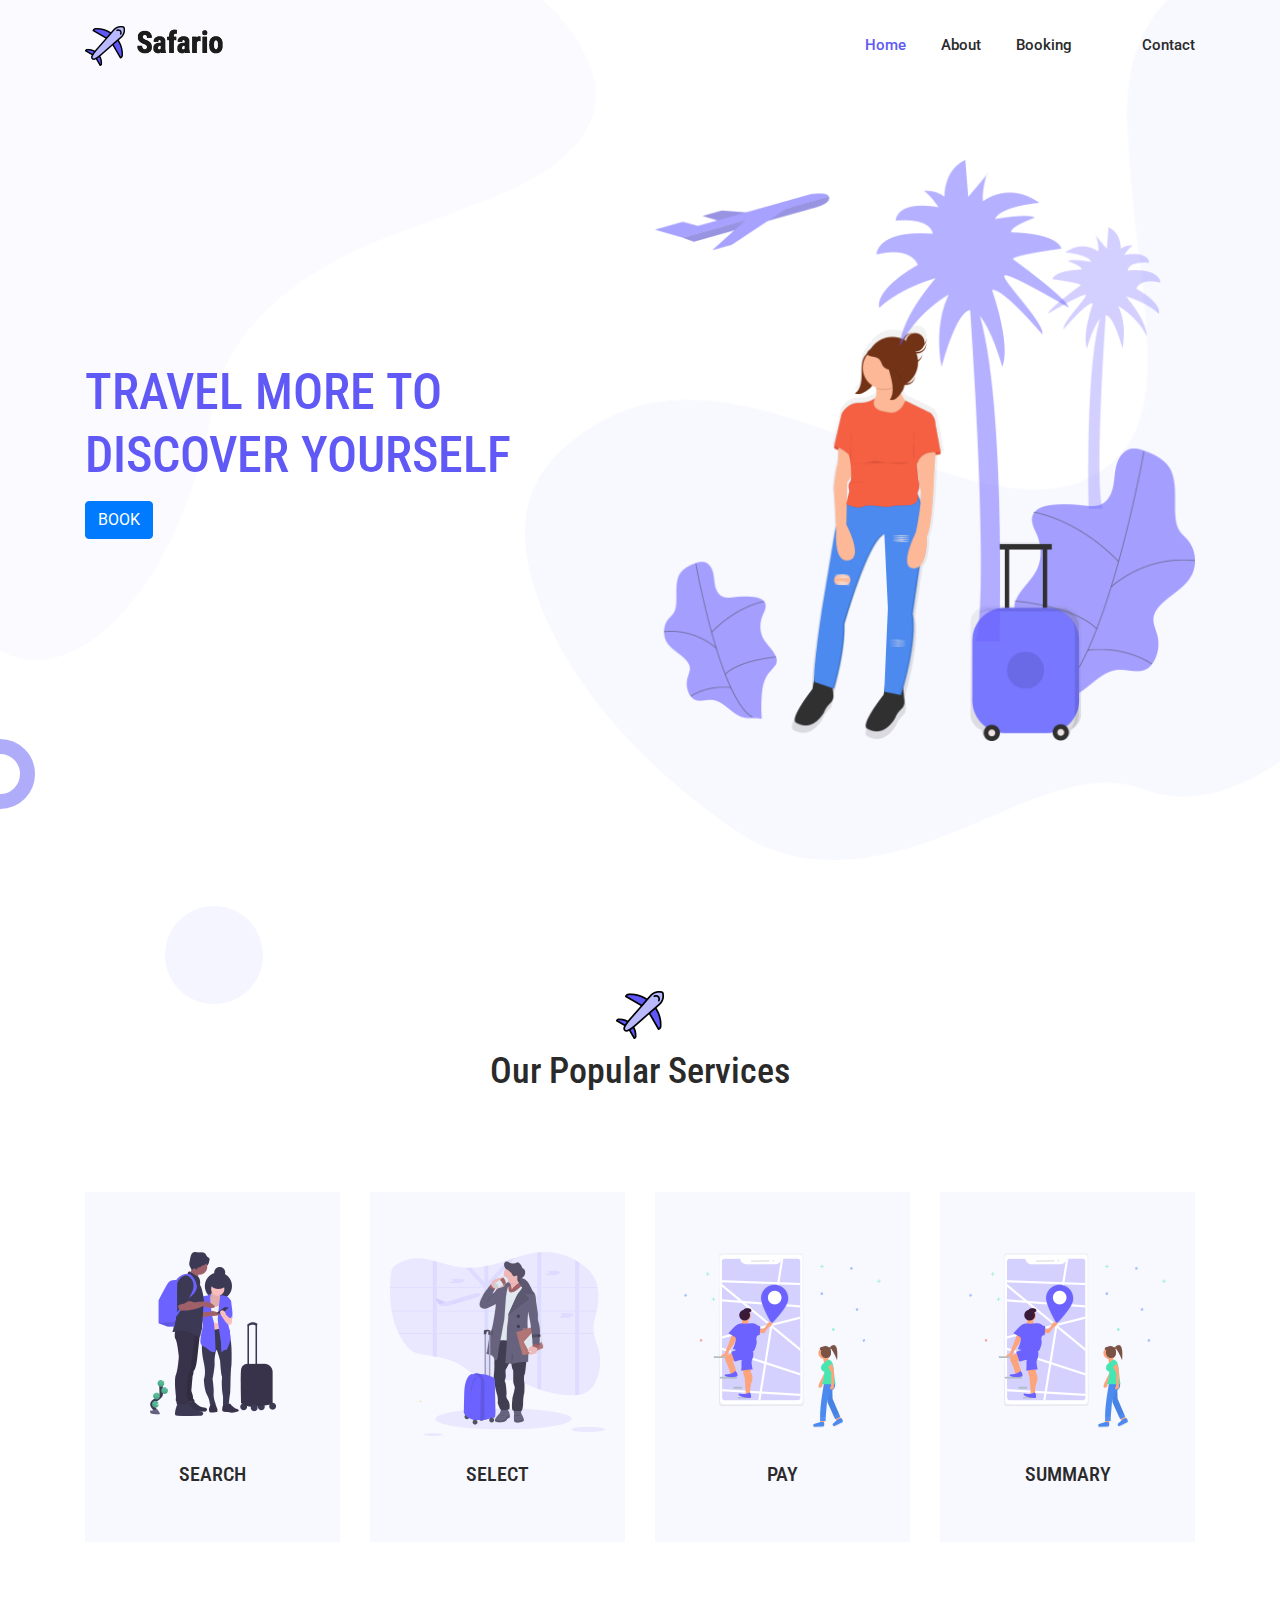
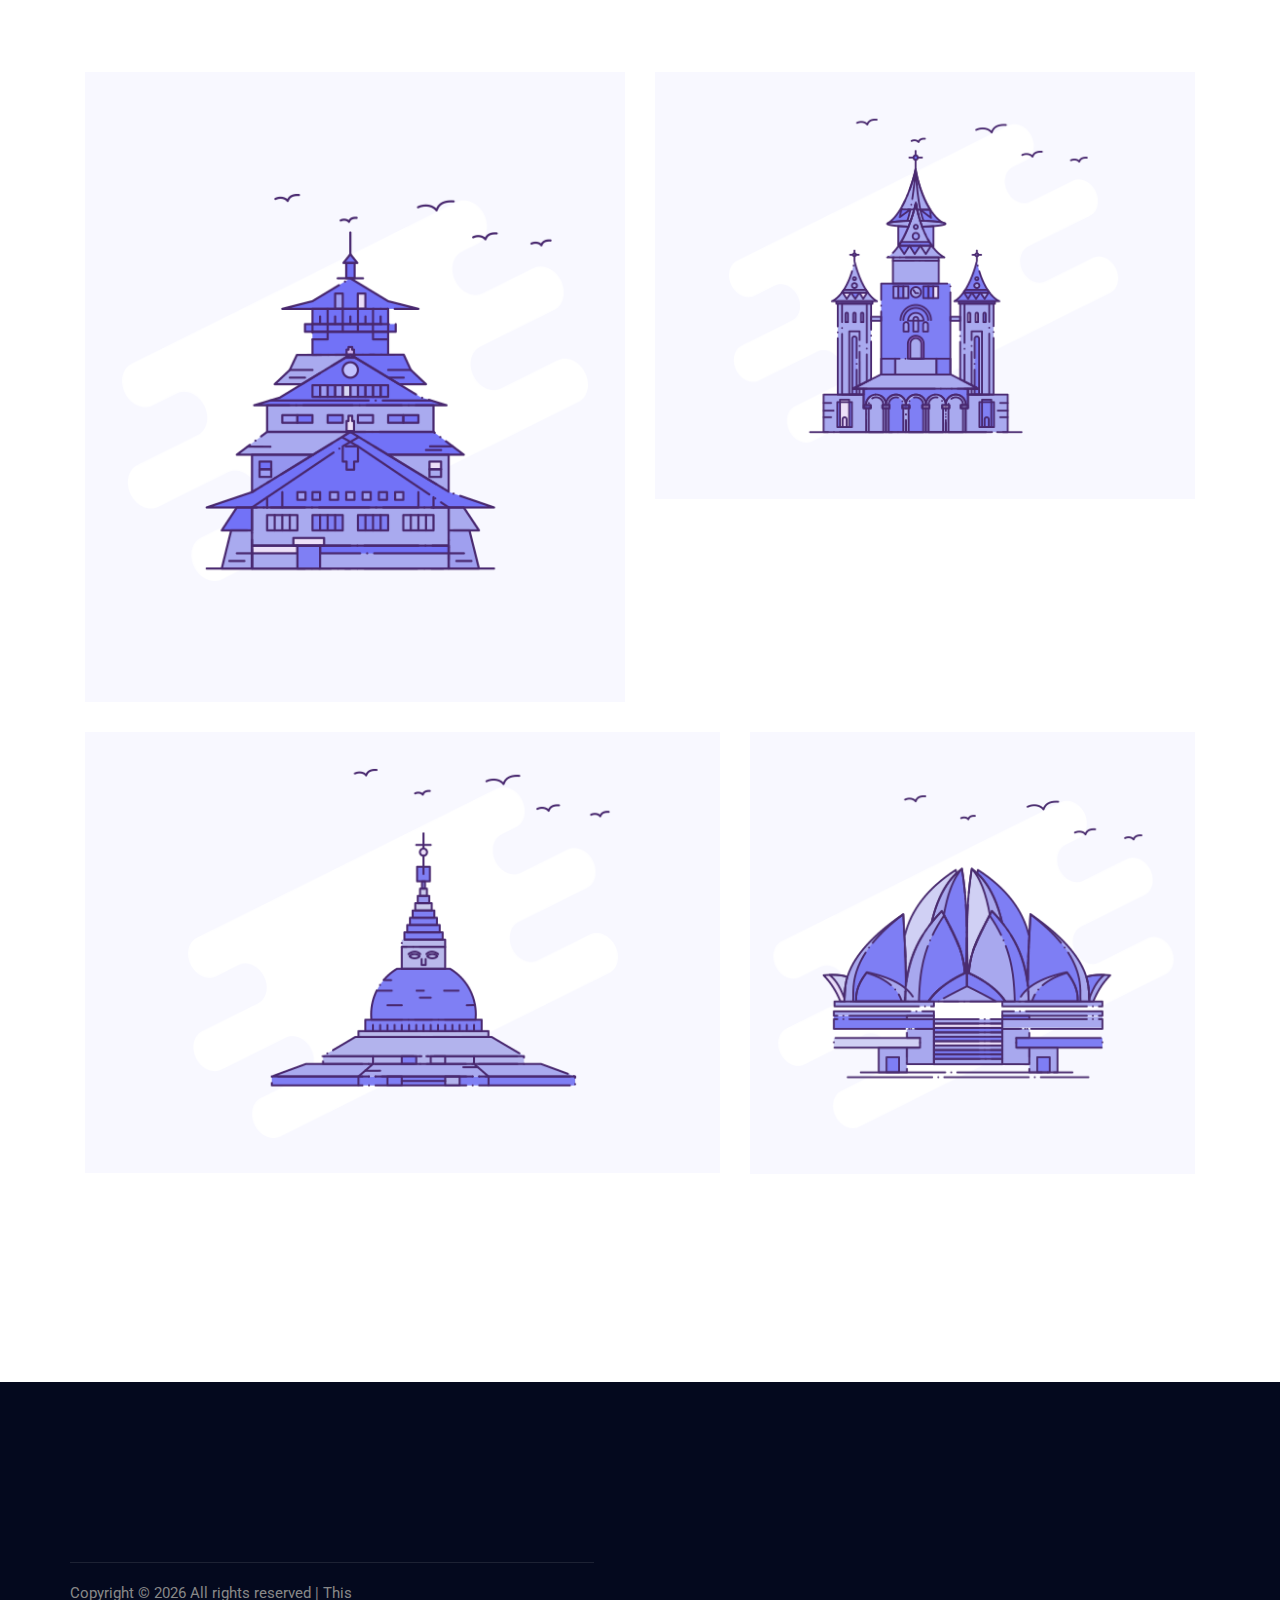
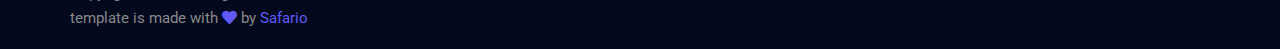
<file: index.html>
<!DOCTYPE html>
<html lang="en">

<head>
    <meta charset="UTF-8">
    <meta name="viewport" content="width=device-width, initial-scale=1.0">
    <meta http-equiv="X-UA-Compatible" content="ie=edge">
    <title>Safario Travel - Home</title>
    <link rel="icon" href="img/Fevicon.png" type="image/png">

    <link rel="stylesheet" href="vendors/bootstrap/bootstrap.min.css">
    <link rel="stylesheet" href="vendors/fontawesome/css/all.min.css">
    <link rel="stylesheet" href="vendors/themify-icons/themify-icons.css">
    <link rel="stylesheet" href="vendors/linericon/style.css">
    <link rel="stylesheet" href="vendors/owl-carousel/owl.theme.default.min.css">
    <link rel="stylesheet" href="vendors/owl-carousel/owl.carousel.min.css">
    <link rel="stylesheet" href="vendors/flat-icon/font/flaticon.css">
    <link rel="stylesheet" href="vendors/nice-select/nice-select.css">

    <link rel="stylesheet" href="css/style.css">
</head>

<body class="bg-shape">

    <!--================ Header Menu Area start =================-->
    <header class="header_area">
        <div class="main_menu">
            <nav class="navbar navbar-expand-lg navbar-light">
                <div class="container box_1620">
                    <a class="navbar-brand logo_h" href="index.html"><img src="img/logo.png" alt=""></a>
                    <button class="navbar-toggler" type="button" data-toggle="collapse" data-target="#navbarSupportedContent" aria-controls="navbarSupportedContent" aria-expanded="false" aria-label="Toggle navigation">
            <span class="icon-bar"></span>
            <span class="icon-bar"></span>
            <span class="icon-bar"></span>
          </button>

                    <div class="collapse navbar-collapse offset" id="navbarSupportedContent">
                        <ul class="nav navbar-nav menu_nav justify-content-end">
                            <li class="nav-item active"><a class="nav-link" href="index.html">Home</a></li>
                            <li class="nav-item"><a class="nav-link" href="about.html">About</a></li>
                            <li class="nav-item"><a class="nav-link" href="booking.html">Booking</a></li>
                            <li class="nav-item submenu dropdown">
                                <li class="nav-item"><a class="nav-link" href="contact.html">Contact</a></li>
                        </ul>
                    </div>
                </div>
            </nav>
        </div>

    </header>
    <!--================Header Menu Area =================-->


    <!--================Hero Banner Area Start =================-->
    <section class="hero-banner magic-ball">
        <div class="container">

            <div class="row align-items-center text-center text-md-left">
                <div class="col-md-6 col-lg-5 mb-5 mb-md-0">
                    <h1>Travel More To Discover Yourself</h1>
                    <!-- Button trigger modal -->
                    <button type="button" class="btn btn-primary" data-toggle="modal" data-target="#staticBackdrop">
 BOOK
  </button>
                    <!-- Modal -->
                    <div class="modal fade" id="staticBackdrop" data-backdrop="static" data-keyboard="false" tabindex="-1" aria-labelledby="staticBackdropLabel" aria-hidden="true">
                        <div class="modal-dialog">
                            <div class="modal-content">
                                <div class="modal-header">
                                    <h5 class="modal-title" id="staticBackdropLabel">Book Flights</h5>
                                    <button type="button" class="close" data-dismiss="modal" aria-label="Close">
            <span aria-hidden="true">&times;</span>
          </button>
                                </div>
                                <div class="modal-body">
                                    <form>
                                        <div class="form-row">
                                            <div class="form-group col-md-6">
                                                <label for="inputtext4" class="text-dark">FROM:</label>
                                                <input type="text" class="form-control" id="inputtext4">
                                            </div>
                                            <div class="form-group col-md-6">
                                                <label for="inputtext4" class="text-dark">TO:</label>
                                                <input type="text" class="form-control" id="inputtext4">
                                            </div>
                                        </div>

                                        <div class="form-row">
                                            <div class="form-group col-md-6 ">
                                                <label for="inputtext4" class="text-dark">DEPART DATE:</label>
                                                <input type="text" class="form-control" id="inputtext4">
                                            </div>
                                            <div class="form-group col-md-6">
                                                <label for="inputtext4" class="text-dark">RETURN DATE:</label>
                                                <input type="text" class="form-control" id="inputtext4">
                                            </div>
                                        </div>
                                        <div class="form-row form-group col-md-6">
                                            <select class="select select-lg mb-3">
                                          <option selected>Trip</option>
                                          <option value="1">One-way</option>
                                          <option value="2">Round</option>
                                        </select>

                                            <select class="select select-lg mb-3">
                                          <option selected>Travellers</option>
                                          <option value="1">1</option>
                                          <option value="2">2</option>
                                          <option value="3">3</option>
                                          <option value="4">4</option>
                                          <option value="5">5</option>

                                        </select>
                                        </div>
                                    </form>
                                </div>
                                <div class="modal-footer">
                                    <button type="button" class="btn btn-secondary" data-dismiss="modal">Close</button>
                                    <button type="button" class="btn btn-primary"><a href="about.html" class="text-white">Book Now</a></button>
                                </div>
                            </div>
                        </div>
                    </div>

                </div>
                <div class="col-md-6 col-lg-7 col-xl-6 offset-xl-1">
                    <img class="img-fluid" src="img/home/hero-img.png" alt="">
                </div>
            </div>
        </div>
    </section>
    <!--================Hero Banner Area End =================-->


    <!--================Service Area Start =================-->
    <section class="section-margin generic-margin">
        <div class="container">
            <div class="section-intro text-center pb-90px">
                <img class="section-intro-img" src="img/home/section-icon.png" alt="">
                <h2>Our Popular Services</h2>
            </div>

            <div class="row">
                <div class="col-md-5 col-lg-3 mb-4 mb-lg-0">
                    <div class="service-card text-center">
                        <div class="service-card-img">
                            <img class="img-fluid" src="img/home/service1.png" alt="">
                        </div>
                        <div class="service-card-body">
                            <h3>SEARCH</h3>
                        </div>
                    </div>
                </div>
                <div class="col-md-5 col-lg-3 mb-4 mb-lg-0">
                    <div class="service-card text-center">
                        <div class="service-card-img">
                            <img class="img-fluid" src="img/home/service2.png" alt="">
                        </div>
                        <div class="service-card-body">
                            <h3>SELECT</h3>
                        </div>
                    </div>
                </div>
                <div class="col-md-5 col-lg-3 mb-4 mb-lg-0">
                    <div class="service-card text-center">
                        <div class="service-card-img">
                            <img class="img-fluid" src="img/home/service3.png" alt="">
                        </div>
                        <div class="service-card-body">
                            <h3>PAY</h3>
                        </div>
                    </div>
                </div>
                <div class="col-md-5 col-lg-3 mb-4 mb-lg-0">
                    <div class="service-card text-center">
                        <div class="service-card-img">
                            <img class="img-fluid" src="img/home/service3.png" alt="">
                        </div>
                        <div class="service-card-body">
                            <h3>SUMMARY</h3>
                        </div>
                    </div>
                </div>
            </div>
        </div>
    </section>
    <!--================Service Area End =================-->

    <!--================Tour section Start =================-->
    <section class="section-margin pb-xl-5">
        <div class="container">
            <div class="row">
                <div class="col-md-6">
                    <div class="tour-card">
                        <img class="card-img rounded-0" src="img/home/tour1.png" alt="">
                        <div class="tour-card-overlay">
                            <div class="media">
                                <div class="media-body">
                                    <h4>Saint Airlines</h4>
                                    <small>Exclusive offer</small>
                                </div>
                                <div class="media-price">
                                    <h4 class="text-primary">&#8358;80,000</h4>
                                </div>
                            </div>
                        </div>
                    </div>
                </div>

                <div class="col-md-6">


                    <div class="tour-card">
                        <img class="card-img rounded-0" src="img/home/tour2.png" alt="">
                        <div class="tour-card-overlay">
                            <div class="media">
                                <div class="media-body">
                                    <h4>Saint Airlines</h4>
                                    <small>Exclusive offer</small>
                                </div>
                                <div class="media-price">
                                    <h4 class="text-primary">&#8358;80,000</h4>
                                </div>
                            </div>
                        </div>
                    </div>
                </div>
            </div>

            <div class="row">
                <div class="col-md-6 col-lg-7">
                    <div class="tour-card">
                        <img class="card-img rounded-0" src="img/home/tour3.png" alt="">
                        <div class="tour-card-overlay">
                            <div class="media">
                                <div class="media-body">
                                    <h4>Saint Airlines</h4>
                                    <small>Exclusive offer</small>
                                </div>
                                <div class="media-price">
                                    <h4 class="text-primary">&#8358;80,000</h4>
                                </div>
                            </div>
                        </div>
                    </div>
                </div>
                <div class="col-md-6 col-lg-5">
                    <div class="tour-card">
                        <img class="card-img rounded-0" src="img/home/tour4.png" alt="">
                        <div class="tour-card-overlay">
                            <div class="media">
                                <div class="media-body">
                                    <h4>Saint Airlines</h4>
                                    <small>Exclusive offer</small>
                                </div>
                                <div class="media-price">
                                    <h4 class="text-primary">&#8358;80,000</h4>
                                </div>
                            </div>
                        </div>
                    </div>
                </div>
            </div>
        </div>
    </section>
    <!--================Tour section End =================-->


    <!-- ================ start footer Area ================= -->
    <footer class="footer-area">
        <div class="container">
            <div class="row">
                <div class="footer-bottom">
                    <div class="row align-items-center">
                        <p class="col-lg-8 col-sm-12 footer-text m-0 text-center text-lg-left">
                            <!-- Link back to Colorlib can't be removed. Template is licensed under CC BY 3.0. -->
                            Copyright &copy;
                            <script>
                                document.write(new Date().getFullYear());
                            </script> All rights reserved | This template is made with <i class="fa fa-heart" aria-hidden="true"></i> by <a href="https://colorlib.com" target="_blank">Safario</a>
                            <!-- Link back to Colorlib can't be removed. Template is licensed under CC BY 3.0. -->
                        </p>
                    </div>
                </div>
            </div>
    </footer>
    <!-- ================ End footer Area ================= -->




    <script src="vendors/jquery/jquery-3.2.1.min.js"></script>
    <script src="vendors/bootstrap/bootstrap.bundle.min.js"></script>
    <script src="vendors/owl-carousel/owl.carousel.min.js"></script>
    <script src="vendors/nice-select/jquery.nice-select.min.js"></script>
    <script src="js/jquery.ajaxchimp.min.js"></script>
    <script src="js/mail-script.js"></script>
    <script src="js/skrollr.min.js"></script>
    <script src="js/main.js"></script>
</body>

</html>

</html>
</file>
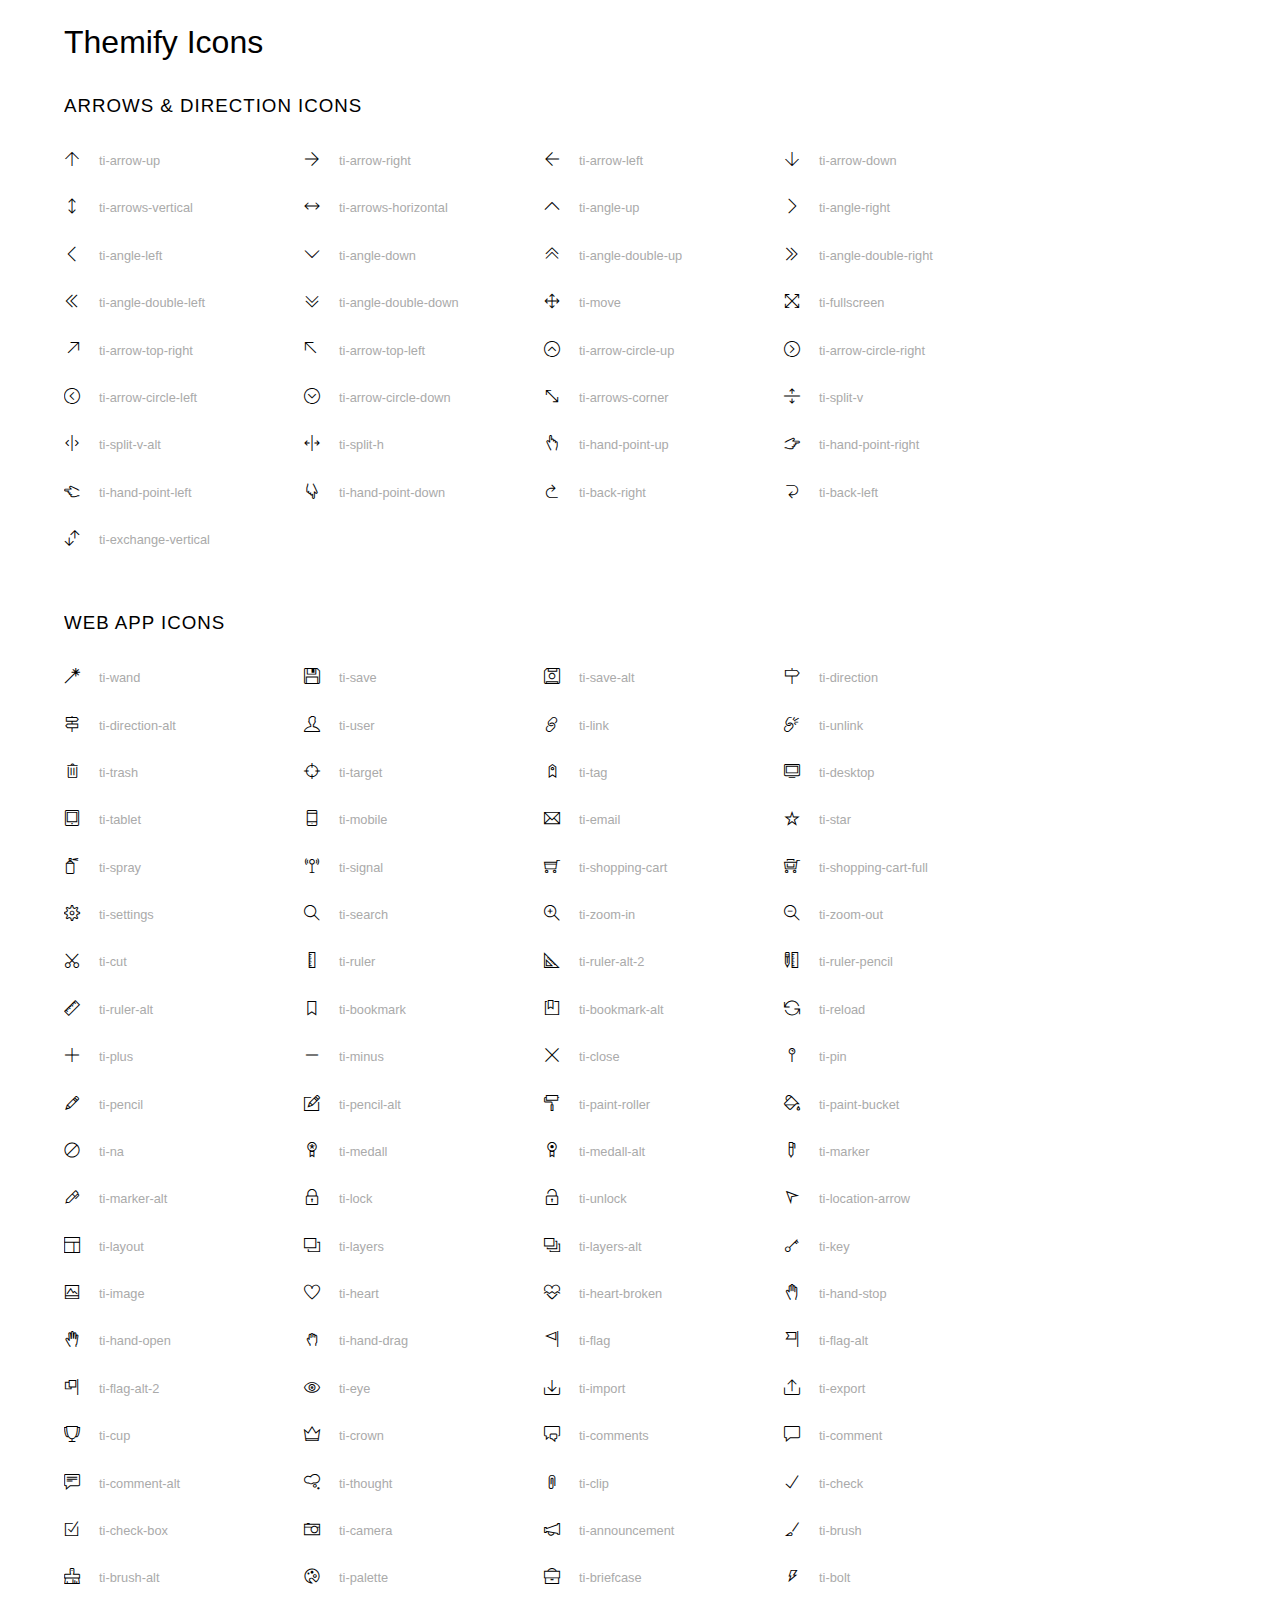
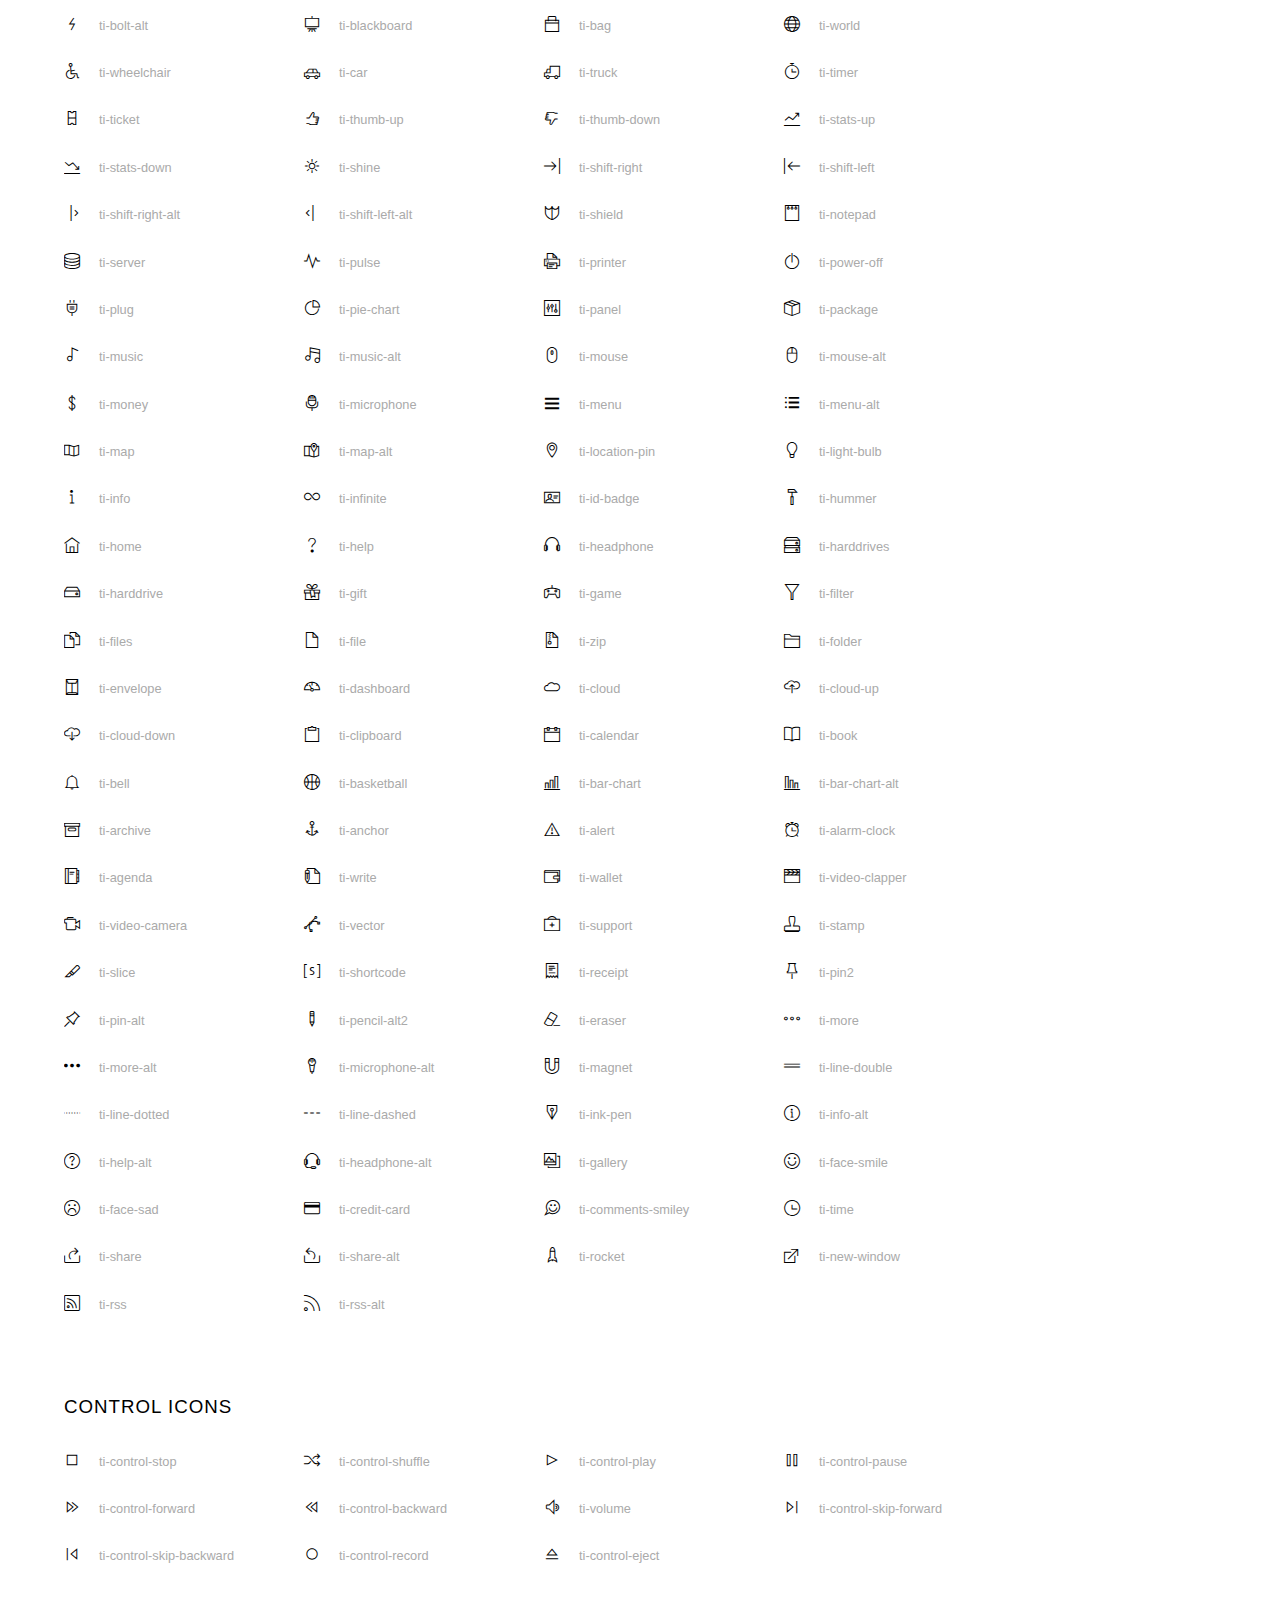
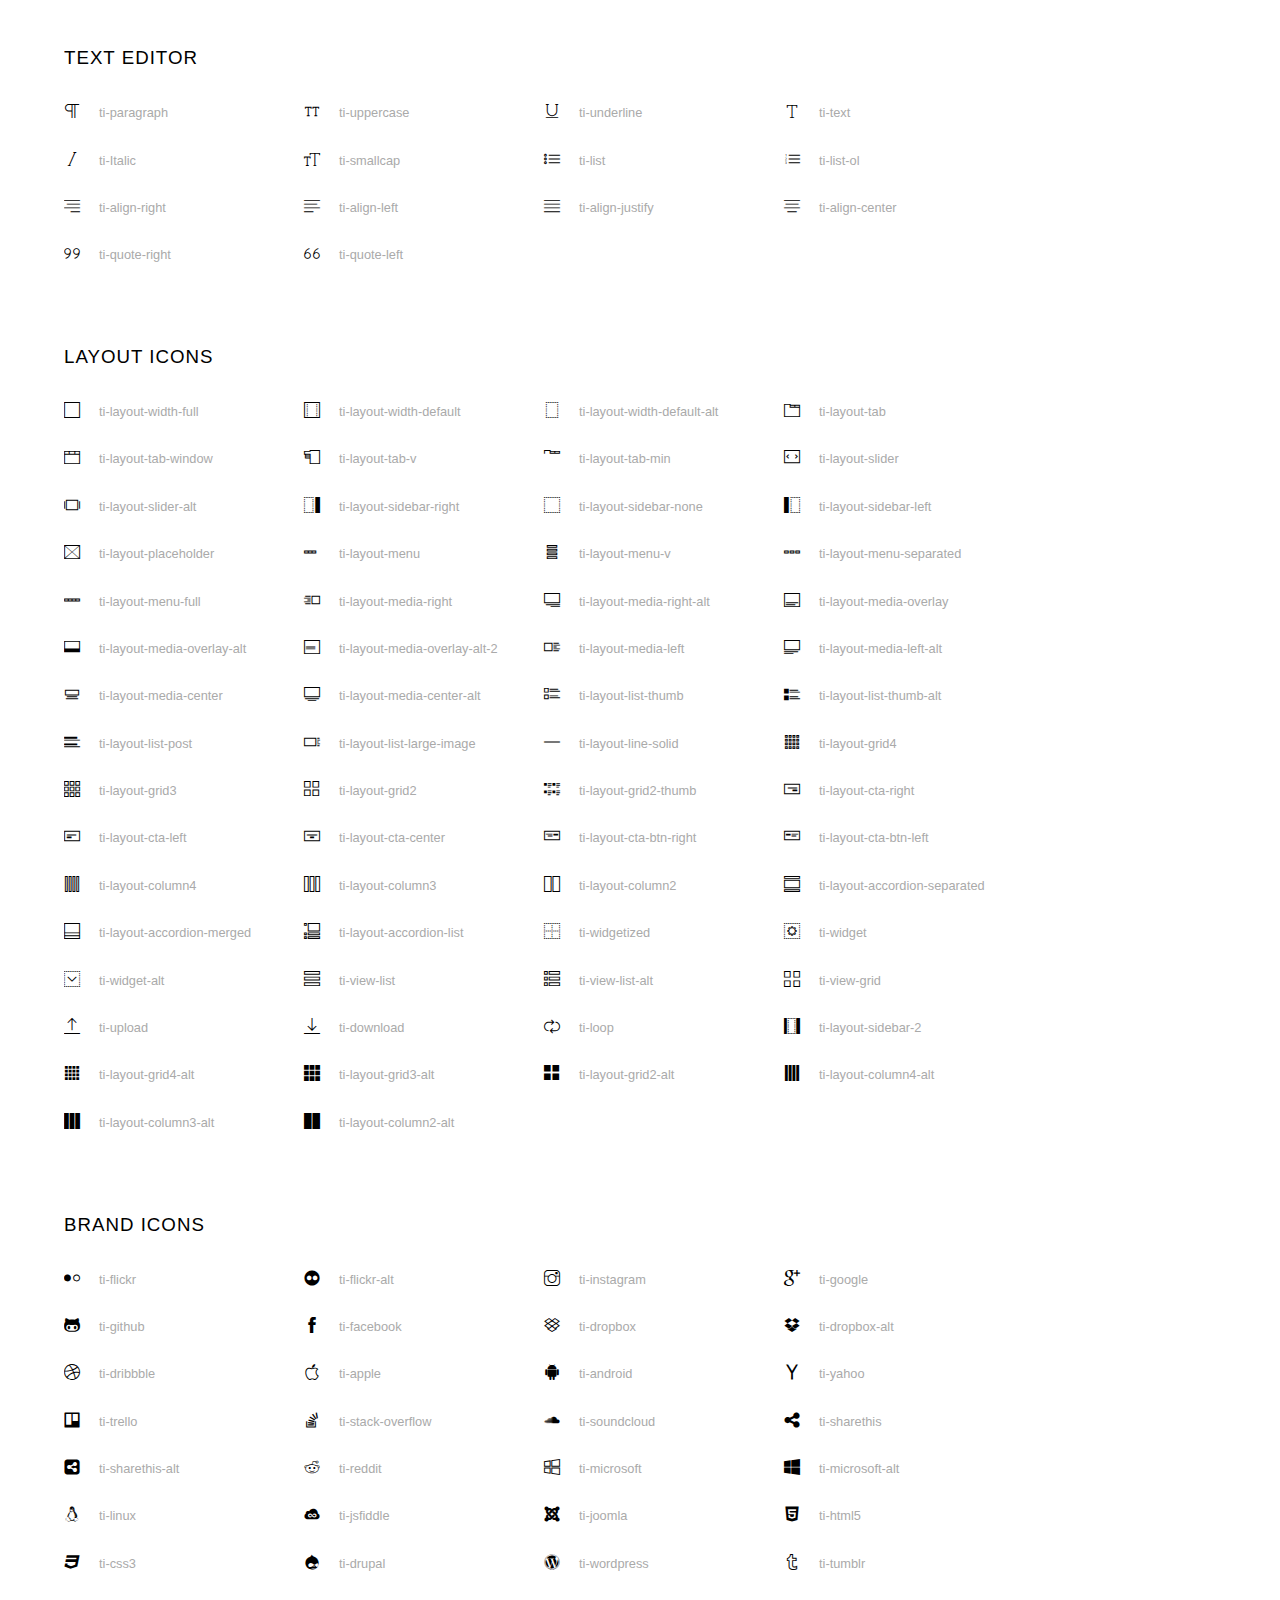
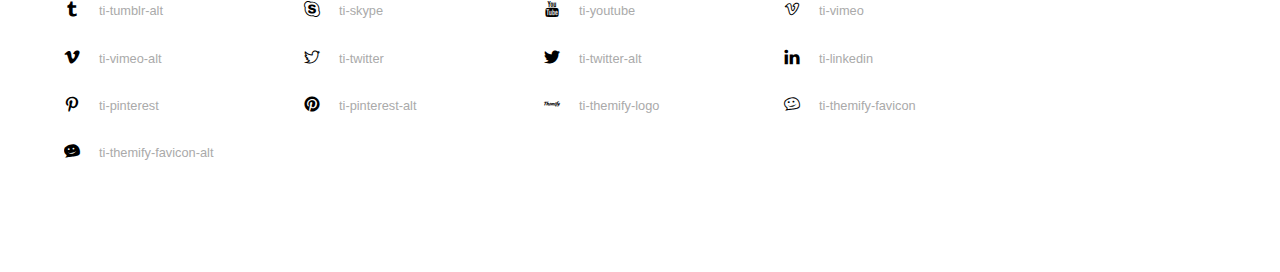
<file: vendors/themify-icons/index.html>
<!doctype html>
<html>
<head>
	<meta charset="utf-8">
	<title>Themify Icon Font</title>
	<meta name="viewport" content="width=device-width">
	<link rel="stylesheet" href="demo-files/demo.css">
	<link rel="stylesheet" href="themify-icons.css">
	<!--[if lt IE 8]><!-->
	<link rel="stylesheet" href="ie7/ie7.css">
	<!--<![endif]-->
</head>
<body>
	<h1>Themify Icons</h1>

	<div class="icon-section">

		<div class="icon-section">
			<h3>Arrows &amp; Direction Icons </h3>

			<div class="icon-container">
				<span class="ti-arrow-up"></span><span class="icon-name"> ti-arrow-up</span>
			</div>
			<div class="icon-container">
				<span class="ti-arrow-right"></span><span class="icon-name"> ti-arrow-right</span>
			</div>
			<div class="icon-container">
				<span class="ti-arrow-left"></span><span class="icon-name"> ti-arrow-left</span>
			</div>
			<div class="icon-container">
				<span class="ti-arrow-down"></span><span class="icon-name"> ti-arrow-down</span>
			</div>
			<div class="icon-container">
				<span class="ti-arrows-vertical"></span><span class="icon-name"> ti-arrows-vertical</span>
			</div>
			<div class="icon-container">
				<span class="ti-arrows-horizontal"></span><span class="icon-name"> ti-arrows-horizontal</span>
			</div>
			<div class="icon-container">
				<span class="ti-angle-up"></span><span class="icon-name"> ti-angle-up</span>
			</div>
			<div class="icon-container">
				<span class="ti-angle-right"></span><span class="icon-name"> ti-angle-right</span>
			</div>
			<div class="icon-container">
				<span class="ti-angle-left"></span><span class="icon-name"> ti-angle-left</span>
			</div>
			<div class="icon-container">
				<span class="ti-angle-down"></span><span class="icon-name"> ti-angle-down</span>
			</div>	
			<div class="icon-container">
				<span class="ti-angle-double-up"></span><span class="icon-name"> ti-angle-double-up</span>
			</div>
			<div class="icon-container">
				<span class="ti-angle-double-right"></span><span class="icon-name"> ti-angle-double-right</span>
			</div>
			<div class="icon-container">
				<span class="ti-angle-double-left"></span><span class="icon-name"> ti-angle-double-left</span>
			</div>
			<div class="icon-container">
				<span class="ti-angle-double-down"></span><span class="icon-name"> ti-angle-double-down</span>
			</div>					
			<div class="icon-container">
				<span class="ti-move"></span><span class="icon-name"> ti-move</span>
			</div>
			<div class="icon-container">
				<span class="ti-fullscreen"></span><span class="icon-name"> ti-fullscreen</span>
			</div>
			<div class="icon-container">
				<span class="ti-arrow-top-right"></span><span class="icon-name"> ti-arrow-top-right</span>
			</div>
			<div class="icon-container">
				<span class="ti-arrow-top-left"></span><span class="icon-name"> ti-arrow-top-left</span>
			</div>
			<div class="icon-container">
				<span class="ti-arrow-circle-up"></span><span class="icon-name"> ti-arrow-circle-up</span>
			</div>
			<div class="icon-container">
				<span class="ti-arrow-circle-right"></span><span class="icon-name"> ti-arrow-circle-right</span>
			</div>
			<div class="icon-container">
				<span class="ti-arrow-circle-left"></span><span class="icon-name"> ti-arrow-circle-left</span>
			</div>
			<div class="icon-container">
				<span class="ti-arrow-circle-down"></span><span class="icon-name"> ti-arrow-circle-down</span>
			</div>
			<div class="icon-container">
				<span class="ti-arrows-corner"></span><span class="icon-name"> ti-arrows-corner</span>
			</div>
			<div class="icon-container">
				<span class="ti-split-v"></span><span class="icon-name"> ti-split-v</span>
			</div>

			<div class="icon-container">
				<span class="ti-split-v-alt"></span><span class="icon-name"> ti-split-v-alt</span>
			</div>
			<div class="icon-container">
				<span class="ti-split-h"></span><span class="icon-name"> ti-split-h</span>
			</div>
			<div class="icon-container">
				<span class="ti-hand-point-up"></span><span class="icon-name"> ti-hand-point-up</span>
			</div>
			<div class="icon-container">
				<span class="ti-hand-point-right"></span><span class="icon-name"> ti-hand-point-right</span>
			</div>
			<div class="icon-container">
				<span class="ti-hand-point-left"></span><span class="icon-name"> ti-hand-point-left</span>
			</div>
			<div class="icon-container">
				<span class="ti-hand-point-down"></span><span class="icon-name"> ti-hand-point-down</span>
			</div>
			<div class="icon-container">
				<span class="ti-back-right"></span><span class="icon-name"> ti-back-right</span>
			</div>
			<div class="icon-container">
				<span class="ti-back-left"></span><span class="icon-name"> ti-back-left</span>
			</div>
			<div class="icon-container">
				<span class="ti-exchange-vertical"></span><span class="icon-name"> ti-exchange-vertical</span>
			</div>

		</div> <!-- Arrows Icons -->



		<h3>Web App Icons</h3>
		
		<div class="icon-section">

			<div class="icon-container">
				<span class="ti-wand"></span><span class="icon-name"> ti-wand</span>
			</div>
			<div class="icon-container">
				<span class="ti-save"></span><span class="icon-name"> ti-save</span>
			</div>
			<div class="icon-container">
				<span class="ti-save-alt"></span><span class="icon-name"> ti-save-alt</span>
			</div>

			<div class="icon-container">
				<span class="ti-direction"></span><span class="icon-name"> ti-direction</span>
			</div>
			<div class="icon-container">
				<span class="ti-direction-alt"></span><span class="icon-name"> ti-direction-alt</span>
			</div>
			<div class="icon-container">
				<span class="ti-user"></span><span class="icon-name"> ti-user</span>
			</div>
			<div class="icon-container">
				<span class="ti-link"></span><span class="icon-name"> ti-link</span>
			</div>
			<div class="icon-container">
				<span class="ti-unlink"></span><span class="icon-name"> ti-unlink</span>
			</div>
			<div class="icon-container">
				<span class="ti-trash"></span><span class="icon-name"> ti-trash</span>
			</div>
			<div class="icon-container">
				<span class="ti-target"></span><span class="icon-name"> ti-target</span>
			</div>
			<div class="icon-container">
				<span class="ti-tag"></span><span class="icon-name"> ti-tag</span>
			</div>
			<div class="icon-container">
				<span class="ti-desktop"></span><span class="icon-name"> ti-desktop</span>
			</div>
			<div class="icon-container">
				<span class="ti-tablet"></span><span class="icon-name"> ti-tablet</span>
			</div>
			<div class="icon-container">
				<span class="ti-mobile"></span><span class="icon-name"> ti-mobile</span>
			</div>
			<div class="icon-container">
				<span class="ti-email"></span><span class="icon-name"> ti-email</span>
			</div>	
			<div class="icon-container">
				<span class="ti-star"></span><span class="icon-name"> ti-star</span>
			</div>
			<div class="icon-container">
				<span class="ti-spray"></span><span class="icon-name"> ti-spray</span>
			</div>
			<div class="icon-container">
				<span class="ti-signal"></span><span class="icon-name"> ti-signal</span>
			</div>
			<div class="icon-container">
				<span class="ti-shopping-cart"></span><span class="icon-name"> ti-shopping-cart</span>
			</div>
			<div class="icon-container">
				<span class="ti-shopping-cart-full"></span><span class="icon-name"> ti-shopping-cart-full</span>
			</div>
			<div class="icon-container">
				<span class="ti-settings"></span><span class="icon-name"> ti-settings</span>
			</div>
			<div class="icon-container">
				<span class="ti-search"></span><span class="icon-name"> ti-search</span>
			</div>
			<div class="icon-container">
				<span class="ti-zoom-in"></span><span class="icon-name"> ti-zoom-in</span>
			</div>
			<div class="icon-container">
				<span class="ti-zoom-out"></span><span class="icon-name"> ti-zoom-out</span>
			</div>
			<div class="icon-container">
				<span class="ti-cut"></span><span class="icon-name"> ti-cut</span>
			</div>
			<div class="icon-container">
				<span class="ti-ruler"></span><span class="icon-name"> ti-ruler</span>
			</div>
			<div class="icon-container">
				<span class="ti-ruler-alt-2"></span><span class="icon-name"> ti-ruler-alt-2</span>
			</div>			
			<div class="icon-container">
				<span class="ti-ruler-pencil"></span><span class="icon-name"> ti-ruler-pencil</span>
			</div>
			<div class="icon-container">
				<span class="ti-ruler-alt"></span><span class="icon-name"> ti-ruler-alt</span>
			</div>
			<div class="icon-container">
				<span class="ti-bookmark"></span><span class="icon-name"> ti-bookmark</span>
			</div>
			<div class="icon-container">
				<span class="ti-bookmark-alt"></span><span class="icon-name"> ti-bookmark-alt</span>
			</div>
			<div class="icon-container">
				<span class="ti-reload"></span><span class="icon-name"> ti-reload</span>
			</div>
			<div class="icon-container">
				<span class="ti-plus"></span><span class="icon-name"> ti-plus</span>
			</div>
			<div class="icon-container">
				<span class="ti-minus"></span><span class="icon-name"> ti-minus</span>
			</div>
			<div class="icon-container">
				<span class="ti-close"></span><span class="icon-name"> ti-close</span>
			</div>			
			<div class="icon-container">
				<span class="ti-pin"></span><span class="icon-name"> ti-pin</span>
			</div>
			<div class="icon-container">
				<span class="ti-pencil"></span><span class="icon-name"> ti-pencil</span>
			</div>
					
		  	<div class="icon-container">
				<span class="ti-pencil-alt"></span><span class="icon-name"> ti-pencil-alt</span>
			</div>
			<div class="icon-container">
				<span class="ti-paint-roller"></span><span class="icon-name"> ti-paint-roller</span>
			</div>
			<div class="icon-container">
				<span class="ti-paint-bucket"></span><span class="icon-name"> ti-paint-bucket</span>
			</div>
			<div class="icon-container">
				<span class="ti-na"></span><span class="icon-name"> ti-na</span>
			</div>
			<div class="icon-container">
				<span class="ti-medall"></span><span class="icon-name"> ti-medall</span>
			</div>
			<div class="icon-container">
				<span class="ti-medall-alt"></span><span class="icon-name"> ti-medall-alt</span>
			</div>
			<div class="icon-container">
				<span class="ti-marker"></span><span class="icon-name"> ti-marker</span>
			</div>
			<div class="icon-container">
				<span class="ti-marker-alt"></span><span class="icon-name"> ti-marker-alt</span>
			</div>

			<div class="icon-container">
				<span class="ti-lock"></span><span class="icon-name"> ti-lock</span>
			</div>
			<div class="icon-container">
				<span class="ti-unlock"></span><span class="icon-name"> ti-unlock</span>
			</div>
			<div class="icon-container">
				<span class="ti-location-arrow"></span><span class="icon-name"> ti-location-arrow</span>
			</div>
			<div class="icon-container">
				<span class="ti-layout"></span><span class="icon-name"> ti-layout</span>
			</div>
			<div class="icon-container">
				<span class="ti-layers"></span><span class="icon-name"> ti-layers</span>
			</div>
			<div class="icon-container">
				<span class="ti-layers-alt"></span><span class="icon-name"> ti-layers-alt</span>
			</div>
			<div class="icon-container">
				<span class="ti-key"></span><span class="icon-name"> ti-key</span>
			</div>
			<div class="icon-container">
				<span class="ti-image"></span><span class="icon-name"> ti-image</span>
			</div>
			<div class="icon-container">
				<span class="ti-heart"></span><span class="icon-name"> ti-heart</span>
			</div>
			<div class="icon-container">
				<span class="ti-heart-broken"></span><span class="icon-name"> ti-heart-broken</span>
			</div>
			<div class="icon-container">
				<span class="ti-hand-stop"></span><span class="icon-name"> ti-hand-stop</span>
			</div>
			<div class="icon-container">
				<span class="ti-hand-open"></span><span class="icon-name"> ti-hand-open</span>
			</div>
			<div class="icon-container">
				<span class="ti-hand-drag"></span><span class="icon-name"> ti-hand-drag</span>
			</div>
			<div class="icon-container">
				<span class="ti-flag"></span><span class="icon-name"> ti-flag</span>
			</div>
			<div class="icon-container">
				<span class="ti-flag-alt"></span><span class="icon-name"> ti-flag-alt</span>
			</div>
			<div class="icon-container">
				<span class="ti-flag-alt-2"></span><span class="icon-name"> ti-flag-alt-2</span>
			</div>
			<div class="icon-container">
				<span class="ti-eye"></span><span class="icon-name"> ti-eye</span>
			</div>
			<div class="icon-container">
				<span class="ti-import"></span><span class="icon-name"> ti-import</span>
			</div>			
			<div class="icon-container">
				<span class="ti-export"></span><span class="icon-name"> ti-export</span>
			</div>
			<div class="icon-container">
				<span class="ti-cup"></span><span class="icon-name"> ti-cup</span>
			</div>
			<div class="icon-container">
				<span class="ti-crown"></span><span class="icon-name"> ti-crown</span>
			</div>
			<div class="icon-container">
				<span class="ti-comments"></span><span class="icon-name"> ti-comments</span>
			</div>
			<div class="icon-container">
				<span class="ti-comment"></span><span class="icon-name"> ti-comment</span>
			</div>
			<div class="icon-container">
				<span class="ti-comment-alt"></span><span class="icon-name"> ti-comment-alt</span>
			</div>
			<div class="icon-container">
				<span class="ti-thought"></span><span class="icon-name"> ti-thought</span>
			</div>			
			<div class="icon-container">
				<span class="ti-clip"></span><span class="icon-name"> ti-clip</span>
			</div>

			<div class="icon-container">
				<span class="ti-check"></span><span class="icon-name"> ti-check</span>
			</div>
			<div class="icon-container">
				<span class="ti-check-box"></span><span class="icon-name"> ti-check-box</span>
			</div>
			<div class="icon-container">
				<span class="ti-camera"></span><span class="icon-name"> ti-camera</span>
			</div>
			<div class="icon-container">
				<span class="ti-announcement"></span><span class="icon-name"> ti-announcement</span>
			</div>
			<div class="icon-container">
				<span class="ti-brush"></span><span class="icon-name"> ti-brush</span>
			</div>
			<div class="icon-container">
				<span class="ti-brush-alt"></span><span class="icon-name"> ti-brush-alt</span>
			</div>
			<div class="icon-container">
				<span class="ti-palette"></span><span class="icon-name"> ti-palette</span>
			</div>			
			<div class="icon-container">
				<span class="ti-briefcase"></span><span class="icon-name"> ti-briefcase</span>
			</div>
			<div class="icon-container">
				<span class="ti-bolt"></span><span class="icon-name"> ti-bolt</span>
			</div>
			<div class="icon-container">
				<span class="ti-bolt-alt"></span><span class="icon-name"> ti-bolt-alt</span>
			</div>
			<div class="icon-container">
				<span class="ti-blackboard"></span><span class="icon-name"> ti-blackboard</span>
			</div>
			<div class="icon-container">
				<span class="ti-bag"></span><span class="icon-name"> ti-bag</span>
			</div>
			<div class="icon-container">
				<span class="ti-world"></span><span class="icon-name"> ti-world</span>
			</div>
			<div class="icon-container">
				<span class="ti-wheelchair"></span><span class="icon-name"> ti-wheelchair</span>
			</div>
			<div class="icon-container">
				<span class="ti-car"></span><span class="icon-name"> ti-car</span>
			</div>
			<div class="icon-container">
				<span class="ti-truck"></span><span class="icon-name"> ti-truck</span>
			</div>
			<div class="icon-container">
				<span class="ti-timer"></span><span class="icon-name"> ti-timer</span>
			</div>
			<div class="icon-container">
				<span class="ti-ticket"></span><span class="icon-name"> ti-ticket</span>
			</div>
			<div class="icon-container">
				<span class="ti-thumb-up"></span><span class="icon-name"> ti-thumb-up</span>
			</div>
			<div class="icon-container">
				<span class="ti-thumb-down"></span><span class="icon-name"> ti-thumb-down</span>
			</div>

			<div class="icon-container">
				<span class="ti-stats-up"></span><span class="icon-name"> ti-stats-up</span>
			</div>
			<div class="icon-container">
				<span class="ti-stats-down"></span><span class="icon-name"> ti-stats-down</span>
			</div>
			<div class="icon-container">
				<span class="ti-shine"></span><span class="icon-name"> ti-shine</span>
			</div>
			<div class="icon-container">
				<span class="ti-shift-right"></span><span class="icon-name"> ti-shift-right</span>
			</div>
			<div class="icon-container">
				<span class="ti-shift-left"></span><span class="icon-name"> ti-shift-left</span>
			</div>

			<div class="icon-container">
				<span class="ti-shift-right-alt"></span><span class="icon-name"> ti-shift-right-alt</span>
			</div>
			<div class="icon-container">
				<span class="ti-shift-left-alt"></span><span class="icon-name"> ti-shift-left-alt</span>
			</div>
			<div class="icon-container">
				<span class="ti-shield"></span><span class="icon-name"> ti-shield</span>
			</div>
			<div class="icon-container">
				<span class="ti-notepad"></span><span class="icon-name"> ti-notepad</span>
			</div>
			<div class="icon-container">
				<span class="ti-server"></span><span class="icon-name"> ti-server</span>
			</div>

			<div class="icon-container">
				<span class="ti-pulse"></span><span class="icon-name"> ti-pulse</span>
			</div>
			<div class="icon-container">
				<span class="ti-printer"></span><span class="icon-name"> ti-printer</span>
			</div>
			<div class="icon-container">
				<span class="ti-power-off"></span><span class="icon-name"> ti-power-off</span>
			</div>
			<div class="icon-container">
				<span class="ti-plug"></span><span class="icon-name"> ti-plug</span>
			</div>
			<div class="icon-container">
				<span class="ti-pie-chart"></span><span class="icon-name"> ti-pie-chart</span>
			</div>

			<div class="icon-container">
				<span class="ti-panel"></span><span class="icon-name"> ti-panel</span>
			</div>
			<div class="icon-container">
				<span class="ti-package"></span><span class="icon-name"> ti-package</span>
			</div>
			<div class="icon-container">
				<span class="ti-music"></span><span class="icon-name"> ti-music</span>
			</div>
			<div class="icon-container">
				<span class="ti-music-alt"></span><span class="icon-name"> ti-music-alt</span>
			</div>
			<div class="icon-container">
				<span class="ti-mouse"></span><span class="icon-name"> ti-mouse</span>
			</div>
			<div class="icon-container">
				<span class="ti-mouse-alt"></span><span class="icon-name"> ti-mouse-alt</span>
			</div>
			<div class="icon-container">
				<span class="ti-money"></span><span class="icon-name"> ti-money</span>
			</div>
			<div class="icon-container">
				<span class="ti-microphone"></span><span class="icon-name"> ti-microphone</span>
			</div>
			<div class="icon-container">
				<span class="ti-menu"></span><span class="icon-name"> ti-menu</span>
			</div>
			<div class="icon-container">
				<span class="ti-menu-alt"></span><span class="icon-name"> ti-menu-alt</span>
			</div>
			<div class="icon-container">
				<span class="ti-map"></span><span class="icon-name"> ti-map</span>
			</div>
			<div class="icon-container">
				<span class="ti-map-alt"></span><span class="icon-name"> ti-map-alt</span>
			</div>

			<div class="icon-container">
				<span class="ti-location-pin"></span><span class="icon-name"> ti-location-pin</span>
			</div>

			<div class="icon-container">
				<span class="ti-light-bulb"></span><span class="icon-name"> ti-light-bulb</span>
			</div>
			<div class="icon-container">
				<span class="ti-info"></span><span class="icon-name"> ti-info</span>
			</div>
			<div class="icon-container">
				<span class="ti-infinite"></span><span class="icon-name"> ti-infinite</span>
			</div>
			<div class="icon-container">
				<span class="ti-id-badge"></span><span class="icon-name"> ti-id-badge</span>
			</div>
			<div class="icon-container">
				<span class="ti-hummer"></span><span class="icon-name"> ti-hummer</span>
			</div>
			<div class="icon-container">
				<span class="ti-home"></span><span class="icon-name"> ti-home</span>
			</div>
			<div class="icon-container">
				<span class="ti-help"></span><span class="icon-name"> ti-help</span>
			</div>
			<div class="icon-container">
				<span class="ti-headphone"></span><span class="icon-name"> ti-headphone</span>
			</div>
			<div class="icon-container">
				<span class="ti-harddrives"></span><span class="icon-name"> ti-harddrives</span>
			</div>
			<div class="icon-container">
				<span class="ti-harddrive"></span><span class="icon-name"> ti-harddrive</span>
			</div>
			<div class="icon-container">
				<span class="ti-gift"></span><span class="icon-name"> ti-gift</span>
			</div>
			<div class="icon-container">
				<span class="ti-game"></span><span class="icon-name"> ti-game</span>
			</div>
			<div class="icon-container">
				<span class="ti-filter"></span><span class="icon-name"> ti-filter</span>
			</div>
			<div class="icon-container">
				<span class="ti-files"></span><span class="icon-name"> ti-files</span>
			</div>
			<div class="icon-container">
				<span class="ti-file"></span><span class="icon-name"> ti-file</span>
			</div>
			<div class="icon-container">
				<span class="ti-zip"></span><span class="icon-name"> ti-zip</span>
			</div>
			<div class="icon-container">
				<span class="ti-folder"></span><span class="icon-name"> ti-folder</span>
			</div>			
			<div class="icon-container">
				<span class="ti-envelope"></span><span class="icon-name"> ti-envelope</span>
			</div>


			<div class="icon-container">
				<span class="ti-dashboard"></span><span class="icon-name"> ti-dashboard</span>
			</div>
			<div class="icon-container">
				<span class="ti-cloud"></span><span class="icon-name"> ti-cloud</span>
			</div>
			<div class="icon-container">
				<span class="ti-cloud-up"></span><span class="icon-name"> ti-cloud-up</span>
			</div>
			<div class="icon-container">
				<span class="ti-cloud-down"></span><span class="icon-name"> ti-cloud-down</span>
			</div>
			<div class="icon-container">
				<span class="ti-clipboard"></span><span class="icon-name"> ti-clipboard</span>
			</div>
			<div class="icon-container">
				<span class="ti-calendar"></span><span class="icon-name"> ti-calendar</span>
			</div>
			<div class="icon-container">
				<span class="ti-book"></span><span class="icon-name"> ti-book</span>
			</div>
			<div class="icon-container">
				<span class="ti-bell"></span><span class="icon-name"> ti-bell</span>
			</div>
			<div class="icon-container">
				<span class="ti-basketball"></span><span class="icon-name"> ti-basketball</span>
			</div>
			<div class="icon-container">
				<span class="ti-bar-chart"></span><span class="icon-name"> ti-bar-chart</span>
			</div>
			<div class="icon-container">
				<span class="ti-bar-chart-alt"></span><span class="icon-name"> ti-bar-chart-alt</span>
			</div>


			<div class="icon-container">
				<span class="ti-archive"></span><span class="icon-name"> ti-archive</span>
			</div>
			<div class="icon-container">
				<span class="ti-anchor"></span><span class="icon-name"> ti-anchor</span>
			</div>

			<div class="icon-container">
				<span class="ti-alert"></span><span class="icon-name"> ti-alert</span>
			</div>
			<div class="icon-container">
				<span class="ti-alarm-clock"></span><span class="icon-name"> ti-alarm-clock</span>
			</div>
			<div class="icon-container">
				<span class="ti-agenda"></span><span class="icon-name"> ti-agenda</span>
			</div>
			<div class="icon-container">
				<span class="ti-write"></span><span class="icon-name"> ti-write</span>
			</div>

			<div class="icon-container">
				<span class="ti-wallet"></span><span class="icon-name"> ti-wallet</span>
			</div>
			<div class="icon-container">
				<span class="ti-video-clapper"></span><span class="icon-name"> ti-video-clapper</span>
			</div>
			<div class="icon-container">
				<span class="ti-video-camera"></span><span class="icon-name"> ti-video-camera</span>
			</div>
			<div class="icon-container">
				<span class="ti-vector"></span><span class="icon-name"> ti-vector</span>
			</div>

			<div class="icon-container">
				<span class="ti-support"></span><span class="icon-name"> ti-support</span>
			</div>
			<div class="icon-container">
				<span class="ti-stamp"></span><span class="icon-name"> ti-stamp</span>
			</div>
			<div class="icon-container">
				<span class="ti-slice"></span><span class="icon-name"> ti-slice</span>
			</div>
			<div class="icon-container">
				<span class="ti-shortcode"></span><span class="icon-name"> ti-shortcode</span>
			</div>
			<div class="icon-container">
				<span class="ti-receipt"></span><span class="icon-name"> ti-receipt</span>
			</div>
			<div class="icon-container">
				<span class="ti-pin2"></span><span class="icon-name"> ti-pin2</span>
			</div>
			<div class="icon-container">
				<span class="ti-pin-alt"></span><span class="icon-name"> ti-pin-alt</span>
			</div>
			<div class="icon-container">
				<span class="ti-pencil-alt2"></span><span class="icon-name"> ti-pencil-alt2</span>
			</div>
			<div class="icon-container">
				<span class="ti-eraser"></span><span class="icon-name"> ti-eraser</span>
			</div>			
			<div class="icon-container">
				<span class="ti-more"></span><span class="icon-name"> ti-more</span>
			</div>
			<div class="icon-container">
				<span class="ti-more-alt"></span><span class="icon-name"> ti-more-alt</span>
			</div>
			<div class="icon-container">
				<span class="ti-microphone-alt"></span><span class="icon-name"> ti-microphone-alt</span>
			</div>
			<div class="icon-container">
				<span class="ti-magnet"></span><span class="icon-name"> ti-magnet</span>
			</div>
			<div class="icon-container">
				<span class="ti-line-double"></span><span class="icon-name"> ti-line-double</span>
			</div>
			<div class="icon-container">
				<span class="ti-line-dotted"></span><span class="icon-name"> ti-line-dotted</span>
			</div>
			<div class="icon-container">
				<span class="ti-line-dashed"></span><span class="icon-name"> ti-line-dashed</span>
			</div>

			<div class="icon-container">
				<span class="ti-ink-pen"></span><span class="icon-name"> ti-ink-pen</span>
			</div>
			<div class="icon-container">
				<span class="ti-info-alt"></span><span class="icon-name"> ti-info-alt</span>
			</div>
			<div class="icon-container">
				<span class="ti-help-alt"></span><span class="icon-name"> ti-help-alt</span>
			</div>
			<div class="icon-container">
				<span class="ti-headphone-alt"></span><span class="icon-name"> ti-headphone-alt</span>
			</div>

			<div class="icon-container">
				<span class="ti-gallery"></span><span class="icon-name"> ti-gallery</span>
			</div>
			<div class="icon-container">
				<span class="ti-face-smile"></span><span class="icon-name"> ti-face-smile</span>
			</div>
			<div class="icon-container">
				<span class="ti-face-sad"></span><span class="icon-name"> ti-face-sad</span>
			</div>
			<div class="icon-container">
				<span class="ti-credit-card"></span><span class="icon-name"> ti-credit-card</span>
			</div>
			<div class="icon-container">
				<span class="ti-comments-smiley"></span><span class="icon-name"> ti-comments-smiley</span>
			</div>
			<div class="icon-container">
				<span class="ti-time"></span><span class="icon-name"> ti-time</span>
			</div>
			<div class="icon-container">
				<span class="ti-share"></span><span class="icon-name"> ti-share</span>
			</div>
			<div class="icon-container">
				<span class="ti-share-alt"></span><span class="icon-name"> ti-share-alt</span>
			</div>
			<div class="icon-container">
				<span class="ti-rocket"></span><span class="icon-name"> ti-rocket</span>
			</div>

			<div class="icon-container">
				<span class="ti-new-window"></span><span class="icon-name"> ti-new-window</span>
			</div>

			<div class="icon-container">
				<span class="ti-rss"></span><span class="icon-name"> ti-rss</span>
			</div>

			<div class="icon-container">
				<span class="ti-rss-alt"></span><span class="icon-name"> ti-rss-alt</span>
			</div>
			
		</div><!-- Web App Icons -->


		<div class="icon-section">
			<h3>Control Icons</h3>
			<div class="icon-container">
				<span class="ti-control-stop"></span><span class="icon-name"> ti-control-stop</span>
			</div>
			<div class="icon-container">
				<span class="ti-control-shuffle"></span><span class="icon-name"> ti-control-shuffle</span>
			</div>
			<div class="icon-container">
				<span class="ti-control-play"></span><span class="icon-name"> ti-control-play</span>
			</div>
			<div class="icon-container">
				<span class="ti-control-pause"></span><span class="icon-name"> ti-control-pause</span>
			</div>
			<div class="icon-container">
				<span class="ti-control-forward"></span><span class="icon-name"> ti-control-forward</span>
			</div>
			<div class="icon-container">
				<span class="ti-control-backward"></span><span class="icon-name"> ti-control-backward</span>
			</div>	
			<div class="icon-container">
				<span class="ti-volume"></span><span class="icon-name"> ti-volume</span>
			</div>
			<div class="icon-container">
				<span class="ti-control-skip-forward"></span><span class="icon-name"> ti-control-skip-forward</span>
			</div>
			<div class="icon-container">
				<span class="ti-control-skip-backward"></span><span class="icon-name"> ti-control-skip-backward</span>
			</div>
			<div class="icon-container">
				<span class="ti-control-record"></span><span class="icon-name"> ti-control-record</span>
			</div>
			<div class="icon-container">
				<span class="ti-control-eject"></span><span class="icon-name"> ti-control-eject</span>
			</div>			
		</div> <!-- Control Icons -->


		<div class="icon-section">
			<h3>Text Editor</h3>

			<div class="icon-container">
				<span class="ti-paragraph"></span><span class="icon-name"> ti-paragraph</span>
			</div>
			<div class="icon-container">
				<span class="ti-uppercase"></span><span class="icon-name"> ti-uppercase</span>
			</div>

			<div class="icon-container">
				<span class="ti-underline"></span><span class="icon-name"> ti-underline</span>
			</div>
			<div class="icon-container">
				<span class="ti-text"></span><span class="icon-name"> ti-text</span>
			</div>
			<div class="icon-container">
				<span class="ti-Italic"></span><span class="icon-name"> ti-Italic</span>
			</div>
			<div class="icon-container">
				<span class="ti-smallcap"></span><span class="icon-name"> ti-smallcap</span>
			</div>
			<div class="icon-container">
				<span class="ti-list"></span><span class="icon-name"> ti-list</span>
			</div>
			<div class="icon-container">
				<span class="ti-list-ol"></span><span class="icon-name"> ti-list-ol</span>
			</div>
			<div class="icon-container">
				<span class="ti-align-right"></span><span class="icon-name"> ti-align-right</span>
			</div>
			<div class="icon-container">
				<span class="ti-align-left"></span><span class="icon-name"> ti-align-left</span>
			</div>
			<div class="icon-container">
				<span class="ti-align-justify"></span><span class="icon-name"> ti-align-justify</span>
			</div>
			<div class="icon-container">
				<span class="ti-align-center"></span><span class="icon-name"> ti-align-center</span>
			</div>
			<div class="icon-container">
				<span class="ti-quote-right"></span><span class="icon-name"> ti-quote-right</span>
			</div>
			<div class="icon-container">
				<span class="ti-quote-left"></span><span class="icon-name"> ti-quote-left</span>
			</div>

		</div> <!-- Text Editor -->



		<div class="icon-section">
			<h3>Layout Icons</h3>
			<div class="icon-container">
				<span class="ti-layout-width-full"></span><span class="icon-name"> ti-layout-width-full</span>
			</div>
			<div class="icon-container">
				<span class="ti-layout-width-default"></span><span class="icon-name"> ti-layout-width-default</span>
			</div>
			<div class="icon-container">
				<span class="ti-layout-width-default-alt"></span><span class="icon-name"> ti-layout-width-default-alt</span>
			</div>
			<div class="icon-container">
				<span class="ti-layout-tab"></span><span class="icon-name"> ti-layout-tab</span>
			</div>
			<div class="icon-container">
				<span class="ti-layout-tab-window"></span><span class="icon-name"> ti-layout-tab-window</span>
			</div>
			<div class="icon-container">
				<span class="ti-layout-tab-v"></span><span class="icon-name"> ti-layout-tab-v</span>
			</div>
			<div class="icon-container">
				<span class="ti-layout-tab-min"></span><span class="icon-name"> ti-layout-tab-min</span>
			</div>
			<div class="icon-container">
				<span class="ti-layout-slider"></span><span class="icon-name"> ti-layout-slider</span>
			</div>
			<div class="icon-container">
				<span class="ti-layout-slider-alt"></span><span class="icon-name"> ti-layout-slider-alt</span>
			</div>
			<div class="icon-container">
				<span class="ti-layout-sidebar-right"></span><span class="icon-name"> ti-layout-sidebar-right</span>
			</div>
			<div class="icon-container">
				<span class="ti-layout-sidebar-none"></span><span class="icon-name"> ti-layout-sidebar-none</span>
			</div>
			<div class="icon-container">
				<span class="ti-layout-sidebar-left"></span><span class="icon-name"> ti-layout-sidebar-left</span>
			</div>
			<div class="icon-container">
				<span class="ti-layout-placeholder"></span><span class="icon-name"> ti-layout-placeholder</span>
			</div>
			<div class="icon-container">
				<span class="ti-layout-menu"></span><span class="icon-name"> ti-layout-menu</span>
			</div>
			<div class="icon-container">
				<span class="ti-layout-menu-v"></span><span class="icon-name"> ti-layout-menu-v</span>
			</div>
			<div class="icon-container">
				<span class="ti-layout-menu-separated"></span><span class="icon-name"> ti-layout-menu-separated</span>
			</div>
			<div class="icon-container">
				<span class="ti-layout-menu-full"></span><span class="icon-name"> ti-layout-menu-full</span>
			</div>
			<div class="icon-container">
				<span class="ti-layout-media-right"></span><span class="icon-name"> ti-layout-media-right</span>
			</div>
			<div class="icon-container">
				<span class="ti-layout-media-right-alt"></span><span class="icon-name"> ti-layout-media-right-alt</span>
			</div>
			<div class="icon-container">
				<span class="ti-layout-media-overlay"></span><span class="icon-name"> ti-layout-media-overlay</span>
			</div>
			<div class="icon-container">
				<span class="ti-layout-media-overlay-alt"></span><span class="icon-name"> ti-layout-media-overlay-alt</span>
			</div>
			<div class="icon-container">
				<span class="ti-layout-media-overlay-alt-2"></span><span class="icon-name"> ti-layout-media-overlay-alt-2</span>
			</div>
			<div class="icon-container">
				<span class="ti-layout-media-left"></span><span class="icon-name"> ti-layout-media-left</span>
			</div>
			<div class="icon-container">
				<span class="ti-layout-media-left-alt"></span><span class="icon-name"> ti-layout-media-left-alt</span>
			</div>
			<div class="icon-container">
				<span class="ti-layout-media-center"></span><span class="icon-name"> ti-layout-media-center</span>
			</div>
			<div class="icon-container">
				<span class="ti-layout-media-center-alt"></span><span class="icon-name"> ti-layout-media-center-alt</span>
			</div>
			<div class="icon-container">
				<span class="ti-layout-list-thumb"></span><span class="icon-name"> ti-layout-list-thumb</span>
			</div>
			<div class="icon-container">
				<span class="ti-layout-list-thumb-alt"></span><span class="icon-name"> ti-layout-list-thumb-alt</span>
			</div>
			<div class="icon-container">
				<span class="ti-layout-list-post"></span><span class="icon-name"> ti-layout-list-post</span>
			</div>
			<div class="icon-container">
				<span class="ti-layout-list-large-image"></span><span class="icon-name"> ti-layout-list-large-image</span>
			</div>
			<div class="icon-container">
				<span class="ti-layout-line-solid"></span><span class="icon-name"> ti-layout-line-solid</span>
			</div>
			<div class="icon-container">
				<span class="ti-layout-grid4"></span><span class="icon-name"> ti-layout-grid4</span>
			</div>
			<div class="icon-container">
				<span class="ti-layout-grid3"></span><span class="icon-name"> ti-layout-grid3</span>
			</div>
			<div class="icon-container">
				<span class="ti-layout-grid2"></span><span class="icon-name"> ti-layout-grid2</span>
			</div>
			<div class="icon-container">
				<span class="ti-layout-grid2-thumb"></span><span class="icon-name"> ti-layout-grid2-thumb</span>
			</div>
			<div class="icon-container">
				<span class="ti-layout-cta-right"></span><span class="icon-name"> ti-layout-cta-right</span>
			</div>
			<div class="icon-container">
				<span class="ti-layout-cta-left"></span><span class="icon-name"> ti-layout-cta-left</span>
			</div>
			<div class="icon-container">
				<span class="ti-layout-cta-center"></span><span class="icon-name"> ti-layout-cta-center</span>
			</div>
			<div class="icon-container">
				<span class="ti-layout-cta-btn-right"></span><span class="icon-name"> ti-layout-cta-btn-right</span>
			</div>
			<div class="icon-container">
				<span class="ti-layout-cta-btn-left"></span><span class="icon-name"> ti-layout-cta-btn-left</span>
			</div>
			<div class="icon-container">
				<span class="ti-layout-column4"></span><span class="icon-name"> ti-layout-column4</span>
			</div>
			<div class="icon-container">
				<span class="ti-layout-column3"></span><span class="icon-name"> ti-layout-column3</span>
			</div>
			<div class="icon-container">
				<span class="ti-layout-column2"></span><span class="icon-name"> ti-layout-column2</span>
			</div>
			<div class="icon-container">
				<span class="ti-layout-accordion-separated"></span><span class="icon-name"> ti-layout-accordion-separated</span>
			</div>
			<div class="icon-container">
				<span class="ti-layout-accordion-merged"></span><span class="icon-name"> ti-layout-accordion-merged</span>
			</div>
			<div class="icon-container">
				<span class="ti-layout-accordion-list"></span><span class="icon-name"> ti-layout-accordion-list</span>
			</div>
			<div class="icon-container">
				<span class="ti-widgetized"></span><span class="icon-name"> ti-widgetized</span>
			</div>
			<div class="icon-container">
				<span class="ti-widget"></span><span class="icon-name"> ti-widget</span>
			</div>
			<div class="icon-container">
				<span class="ti-widget-alt"></span><span class="icon-name"> ti-widget-alt</span>
			</div>
			<div class="icon-container">
				<span class="ti-view-list"></span><span class="icon-name"> ti-view-list</span>
			</div>
			<div class="icon-container">
				<span class="ti-view-list-alt"></span><span class="icon-name"> ti-view-list-alt</span>
			</div>
			<div class="icon-container">
				<span class="ti-view-grid"></span><span class="icon-name"> ti-view-grid</span>
			</div>
			<div class="icon-container">
				<span class="ti-upload"></span><span class="icon-name"> ti-upload</span>
			</div>
			<div class="icon-container">
				<span class="ti-download"></span><span class="icon-name"> ti-download</span>
			</div>	
			<div class="icon-container">
				<span class="ti-loop"></span><span class="icon-name"> ti-loop</span>
			</div>
			<div class="icon-container">
				<span class="ti-layout-sidebar-2"></span><span class="icon-name"> ti-layout-sidebar-2</span>
			</div>
			<div class="icon-container">
				<span class="ti-layout-grid4-alt"></span><span class="icon-name"> ti-layout-grid4-alt</span>
			</div>
			<div class="icon-container">
				<span class="ti-layout-grid3-alt"></span><span class="icon-name"> ti-layout-grid3-alt</span>
			</div>
			<div class="icon-container">
				<span class="ti-layout-grid2-alt"></span><span class="icon-name"> ti-layout-grid2-alt</span>
			</div>
			<div class="icon-container">
				<span class="ti-layout-column4-alt"></span><span class="icon-name"> ti-layout-column4-alt</span>
			</div>
			<div class="icon-container">
				<span class="ti-layout-column3-alt"></span><span class="icon-name"> ti-layout-column3-alt</span>
			</div>
			<div class="icon-container">
				<span class="ti-layout-column2-alt"></span><span class="icon-name"> ti-layout-column2-alt</span>
			</div>		


		</div> <!-- Layout Icons -->


		<div class="icon-section">
			<h3>Brand Icons</h3>

			<div class="icon-container">
				<span class="ti-flickr"></span><span class="icon-name"> ti-flickr</span>
			</div>
			<div class="icon-container">
				<span class="ti-flickr-alt"></span><span class="icon-name"> ti-flickr-alt</span>
			</div>			
			<div class="icon-container">
				<span class="ti-instagram"></span><span class="icon-name"> ti-instagram</span>
			</div>
			<div class="icon-container">
				<span class="ti-google"></span><span class="icon-name"> ti-google</span>
			</div>
			<div class="icon-container">
				<span class="ti-github"></span><span class="icon-name"> ti-github</span>
			</div>

			<div class="icon-container">
				<span class="ti-facebook"></span><span class="icon-name"> ti-facebook</span>
			</div>
			<div class="icon-container">
				<span class="ti-dropbox"></span><span class="icon-name"> ti-dropbox</span>
			</div>
			<div class="icon-container">
				<span class="ti-dropbox-alt"></span><span class="icon-name"> ti-dropbox-alt</span>
			</div>
			<div class="icon-container">
				<span class="ti-dribbble"></span><span class="icon-name"> ti-dribbble</span>
			</div>
			<div class="icon-container">
				<span class="ti-apple"></span><span class="icon-name"> ti-apple</span>
			</div>
			<div class="icon-container">
				<span class="ti-android"></span><span class="icon-name"> ti-android</span>
			</div>
			<div class="icon-container">
				<span class="ti-yahoo"></span><span class="icon-name"> ti-yahoo</span>
			</div>
			<div class="icon-container">
				<span class="ti-trello"></span><span class="icon-name"> ti-trello</span>
			</div>
			<div class="icon-container">
				<span class="ti-stack-overflow"></span><span class="icon-name"> ti-stack-overflow</span>
			</div>
			<div class="icon-container">
				<span class="ti-soundcloud"></span><span class="icon-name"> ti-soundcloud</span>
			</div>
			<div class="icon-container">
				<span class="ti-sharethis"></span><span class="icon-name"> ti-sharethis</span>
			</div>
			<div class="icon-container">
				<span class="ti-sharethis-alt"></span><span class="icon-name"> ti-sharethis-alt</span>
			</div>
			<div class="icon-container">
				<span class="ti-reddit"></span><span class="icon-name"> ti-reddit</span>
			</div>

			<div class="icon-container">
				<span class="ti-microsoft"></span><span class="icon-name"> ti-microsoft</span>
			</div>
			<div class="icon-container">
				<span class="ti-microsoft-alt"></span><span class="icon-name"> ti-microsoft-alt</span>
			</div>
			<div class="icon-container">
				<span class="ti-linux"></span><span class="icon-name"> ti-linux</span>
			</div>
			<div class="icon-container">
				<span class="ti-jsfiddle"></span><span class="icon-name"> ti-jsfiddle</span>
			</div>
			<div class="icon-container">
				<span class="ti-joomla"></span><span class="icon-name"> ti-joomla</span>
			</div>
			<div class="icon-container">
				<span class="ti-html5"></span><span class="icon-name"> ti-html5</span>
			</div>
			<div class="icon-container">
				<span class="ti-css3"></span><span class="icon-name"> ti-css3</span>
			</div>	
			<div class="icon-container">
				<span class="ti-drupal"></span><span class="icon-name"> ti-drupal</span>
			</div>
			<div class="icon-container">
				<span class="ti-wordpress"></span><span class="icon-name"> ti-wordpress</span>
			</div>		
			<div class="icon-container">
				<span class="ti-tumblr"></span><span class="icon-name"> ti-tumblr</span>
			</div>
			<div class="icon-container">
				<span class="ti-tumblr-alt"></span><span class="icon-name"> ti-tumblr-alt</span>
			</div>
			<div class="icon-container">
				<span class="ti-skype"></span><span class="icon-name"> ti-skype</span>
			</div>
			<div class="icon-container">
				<span class="ti-youtube"></span><span class="icon-name"> ti-youtube</span>
			</div>
			<div class="icon-container">
				<span class="ti-vimeo"></span><span class="icon-name"> ti-vimeo</span>
			</div>
			<div class="icon-container">
				<span class="ti-vimeo-alt"></span><span class="icon-name"> ti-vimeo-alt</span>
			</div>			
			<div class="icon-container">
				<span class="ti-twitter"></span><span class="icon-name"> ti-twitter</span>
			</div>
			<div class="icon-container">
				<span class="ti-twitter-alt"></span><span class="icon-name"> ti-twitter-alt</span>
			</div>
			<div class="icon-container">
				<span class="ti-linkedin"></span><span class="icon-name"> ti-linkedin</span>
			</div>
			<div class="icon-container">
				<span class="ti-pinterest"></span><span class="icon-name"> ti-pinterest</span>
			</div>

			<div class="icon-container">
				<span class="ti-pinterest-alt"></span><span class="icon-name"> ti-pinterest-alt</span>
			</div>
			<div class="icon-container">
				<span class="ti-themify-logo"></span><span class="icon-name"> ti-themify-logo</span>
			</div>
			<div class="icon-container">
				<span class="ti-themify-favicon"></span><span class="icon-name"> ti-themify-favicon</span>
			</div>
			<div class="icon-container">
				<span class="ti-themify-favicon-alt"></span><span class="icon-name"> ti-themify-favicon-alt</span>
			</div>

		</div> <!-- brand Icons -->

	</div>

</body>
</html>
</file>
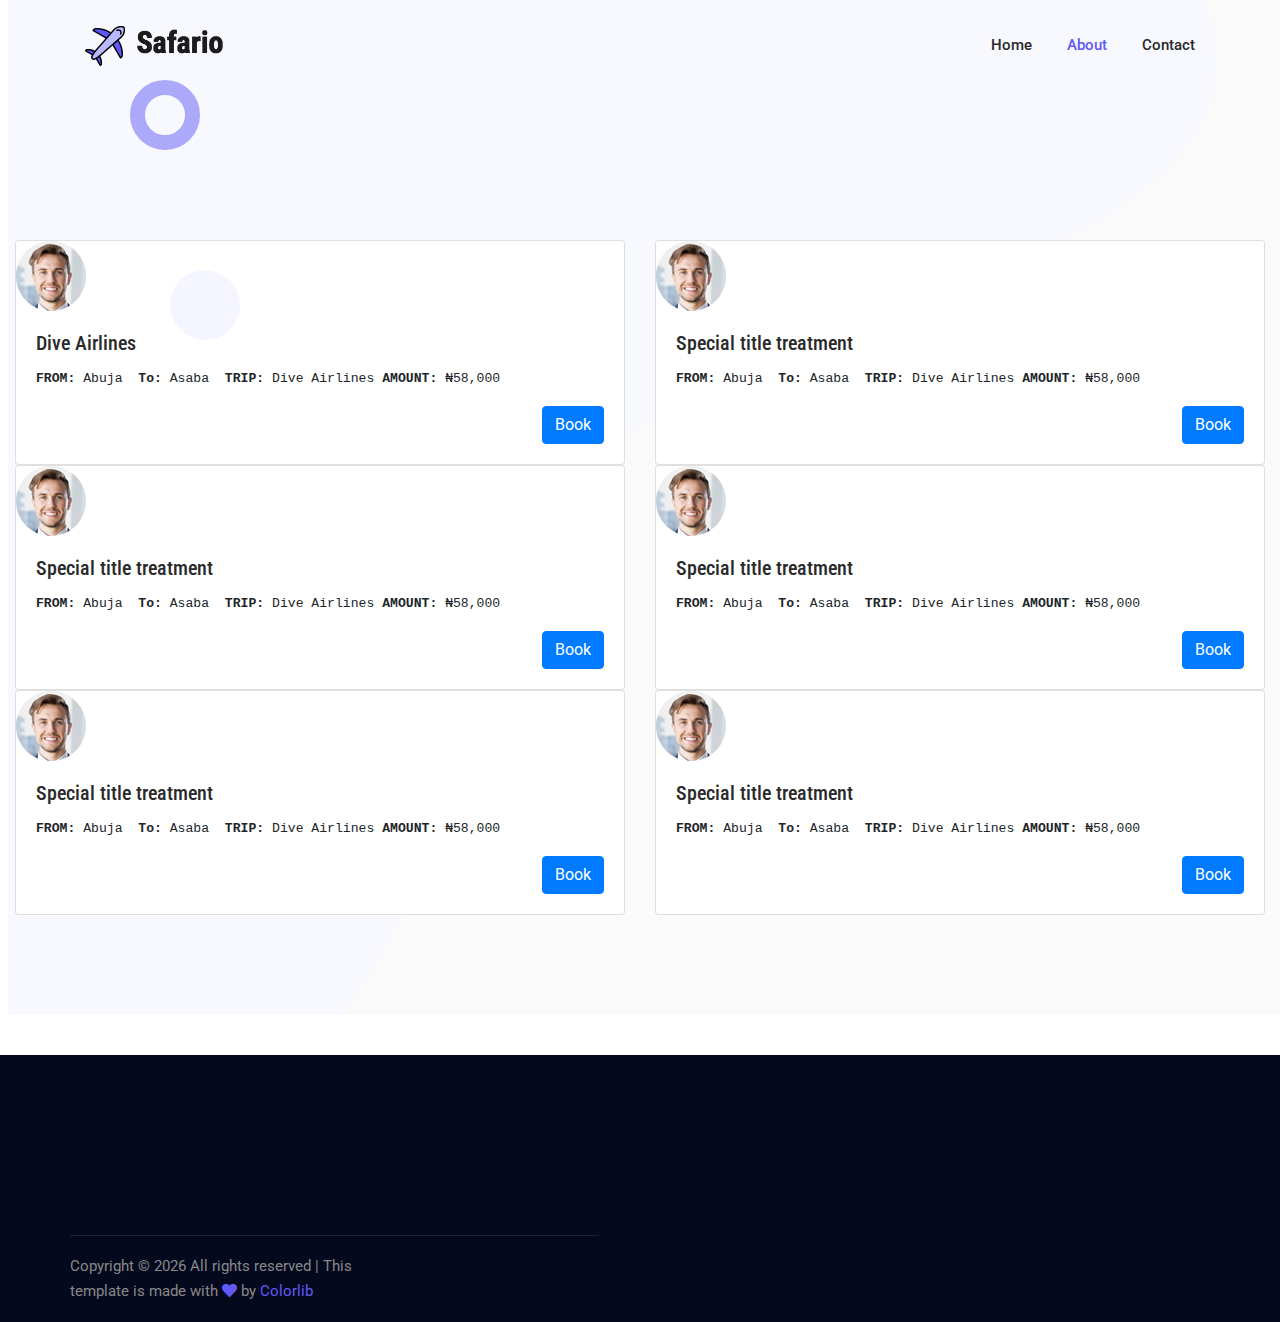
<file: about.html>
<!DOCTYPE html>
<html lang="en">

<head>
    <meta charset="UTF-8">
    <meta name="viewport" content="width=device-width, initial-scale=1.0">
    <meta http-equiv="X-UA-Compatible" content="ie=edge">
    <title>Safario Travel - About</title>
    <link rel="icon" href="img/Fevicon.png" type="image/png">

    <link rel="stylesheet" href="vendors/bootstrap/bootstrap.min.css">
    <link rel="stylesheet" href="vendors/fontawesome/css/all.min.css">
    <link rel="stylesheet" href="vendors/themify-icons/themify-icons.css">
    <link rel="stylesheet" href="vendors/linericon/style.css">
    <link rel="stylesheet" href="vendors/owl-carousel/owl.theme.default.min.css">
    <link rel="stylesheet" href="vendors/owl-carousel/owl.carousel.min.css">
    <link rel="stylesheet" href="vendors/flat-icon/font/flaticon.css">
    <link rel="stylesheet" href="vendors/nice-select/nice-select.css">

    <link rel="stylesheet" href="css/style.css">
</head>

<body>

    <!--================ Header Menu Area start =================-->
    <header class="header_area ">
        <div class="main_menu">
            <nav class="navbar navbar-expand-lg navbar-light">
                <div class="container box_1620">
                    <a class="navbar-brand logo_h" href="index.html"><img src="img/logo.png" alt=""></a>
                    <button class="navbar-toggler" type="button" data-toggle="collapse" data-target="#navbarSupportedContent" aria-controls="navbarSupportedContent" aria-expanded="false" aria-label="Toggle navigation">
            <span class="icon-bar"></span>
            <span class="icon-bar"></span>
            <span class="icon-bar"></span>
          </button>

                    <div class="collapse navbar-collapse offset" id="navbarSupportedContent">
                        <ul class="nav navbar-nav menu_nav justify-content-end">
                            <li class="nav-item"><a class="nav-link" href="index.html">Home</a></li>
                            <li class="nav-item active"><a class="nav-link" href="about.html">About</a></li>
                            <li class="nav-item"><a class="nav-link" href="contact.html">Contact</a></li>
                        </ul>
                    </div>
                </div>
            </nav>
        </div>
    </header>
    <!--================Header Menu Area =================-->



    <!--================Hero Banner SM Area Start =================-->
    <section class=" hero-banner-sm magic-ball magic-ball-banner" id="parallax-1" data-anchor-target="#parallax-1" data-300-top="background-position: 10px -80px" data-top-bottom="background-position: 0 100px">
        <div class="container-fluid">
            <div class="row">
                <div class="col-sm-6">
                    <div class="card">
                        <div class="card-img">
                            <img src="/img/blog/c2.png" alt=""> </div>
                        <div class="card-body">
                            <h5 class="card-title">Dive Airlines</h5>
                            <p class="card-text"><pre><b>FROM:</b> Abuja  <b>To:</b> Asaba  <b>TRIP:</b> Dive Airlines <b>AMOUNT:</b> &#8358;58,000</pre></p>

                            <!-- Button trigger modal -->
                            <button type="button" class="btn btn-primary float-right" data-toggle="modal" data-target="#exampleModal">
                            Book
                           </button>

                            <!-- Modal -->
                            <div class="modal fade" id="exampleModal" tabindex="-1" aria-labelledby="exampleModalLabel" aria-hidden="true">
                                <div class="modal-dialog">
                                    <div class="modal-content">
                                        <div class="modal-header">
                                            <h5 class="modal-title" id="exampleModalLabel">Personal Information</h5>
                                            <button type="button" class="close" data-dismiss="modal" aria-label="Close">
          <span aria-hidden="true">&times;</span>
        </button>
                                        </div>
                                        <div class="modal-body">
                                            <form>
                                                <div class="form-row">
                                                    <div class="form-group col-md-4">
                                                        <label for="inputState">Title</label>
                                                        <br>
                                                        <select id="inputState" class="form-control">
                                                 <option selected>Alh</option>
                                                        <option>Bro</option>
                                                        <option>sis</option>
                                                        <option>Mr</option>
                                                        <option>Mrs</option>
                                                        <option>Barr</option>
                                                        <option>Seg</option>
                                        </select>
                                                    </div>
                                                    <div class="form-group col-md-6">
                                                        <label for="inputEmail4">First Name</label>
                                                        <input type="text" class="form-control" id="inputEmail4">
                                                    </div>
                                                    <div class="form-group col-md-6">
                                                        <label for="inputPassword4">Last name</label>
                                                        <input type="text" class="form-control" id="inputText4">
                                                    </div>
                                                </div>
                                                <div class="form-group">
                                                    <label for="inputAddress">Email Address</label>
                                                    <input type="email" class="form-control" id="inputAddress" placeholder="">
                                                </div>
                                                <div class="form-group">
                                                    <label for="inputAddress2">verify Email Address </label>
                                                    <input type="email" class="form-control" id="inputAddress2" placeholder="">
                                                </div>


                                                <div class="form-group">
                                                    <div class="form-check">
                                                        <input class="form-check-input" type="checkbox" id="gridCheck">
                                                        <label class="form-check-label" for="gridCheck">
                                             Remember this details for the next visit
                                            </label>
                                                    </div>
                                                </div>
                                            </form>
                                        </div>
                                        <div class="modal-footer">
                                            <button type="button" class="btn btn-secondary" data-dismiss="modal">Close</button>
                                            <button type="button" class="btn btn-primary">Done</button>
                                        </div>
                                    </div>
                                </div>
                            </div>
                        </div>
                    </div>
                </div>

                <div class="col-sm-6">
                    <div class="card">
                        <div class="card-img">
                            <img src="/img/blog/c2.png" alt=""> </div>
                        <div class="card-body">
                            <h5 class="card-title">Special title treatment</h5>
                            <p class="card-text"><pre><b>FROM:</b> Abuja  <b>To:</b> Asaba  <b>TRIP:</b> Dive Airlines <b>AMOUNT:</b> &#8358;58,000</pre></p>
                            <button type="button" class="btn btn-primary float-right" data-toggle="modal" data-target="#exampleModal">
                          Book
                         </button>
                        </div>
                    </div>
                </div>

                <div class="col-sm-6">
                    <div class="card">
                        <div class="card-img">
                            <img src="/img/blog/c2.png" alt=""> </div>
                        <div class="card-body">
                            <h5 class="card-title">Special title treatment</h5>
                            <p class="card-text"><pre><b>FROM:</b> Abuja  <b>To:</b> Asaba  <b>TRIP:</b> Dive Airlines <b>AMOUNT:</b> &#8358;58,000</pre></p>
                            <button type="button" class="btn btn-primary float-right" data-toggle="modal" data-target="#exampleModal">
                          Book
                         </button> </div>
                    </div>
                </div>

                <div class="col-sm-6">
                    <div class="card">
                        <div class="card-img">
                            <img src="/img/blog/c2.png" alt=""> </div>
                        <div class="card-body">
                            <h5 class="card-title">Special title treatment</h5>
                            <p class="card-text"><pre><b>FROM:</b> Abuja  <b>To:</b> Asaba  <b>TRIP:</b> Dive Airlines <b>AMOUNT:</b> &#8358;58,000</pre></p>
                            <button type="button" class="btn btn-primary float-right" data-toggle="modal" data-target="#exampleModal">
                          Book
                         </button>
                        </div>
                    </div>
                </div>

                <div class="col-sm-6">
                    <div class="card">
                        <div class="card-img">
                            <img src="/img/blog/c2.png" alt=""> </div>
                        <div class="card-body">
                            <h5 class="card-title">Special title treatment</h5>
                            <p class="card-text"><pre><b>FROM:</b> Abuja  <b>To:</b> Asaba  <b>TRIP:</b> Dive Airlines <b>AMOUNT:</b> &#8358;58,000</pre></p>
                            <button type="button" class="btn btn-primary float-right" data-toggle="modal" data-target="#exampleModal">
                          Book
                         </button> </div>
                    </div>
                </div>

                <div class="col-sm-6">
                    <div class="card">
                        <div class="card-img">
                            <img src="/img/blog/c2.png" alt=""> </div>
                        <div class="card-body">
                            <h5 class="card-title">Special title treatment</h5>
                            <p class="card-text"><pre><b>FROM:</b> Abuja  <b>To:</b> Asaba  <b>TRIP:</b> Dive Airlines <b>AMOUNT:</b> &#8358;58,000</pre></p>
                            <button type="button" class="btn btn-primary float-right" data-toggle="modal" data-target="#exampleModal">
                          Book
                         </button>
                        </div>
                    </div>
                </div>
            </div>
    </section>
    <!--================Testimonial section End =================-->




    <!-- ================ start footer Area ================= -->
    <footer class="footer-area">
        <div class="container">
            <div class="row">


                <div class="footer-bottom">
                    <div class="row align-items-center">
                        <p class="col-lg-8 col-sm-12 footer-text m-0 text-center text-lg-left">
                            <!-- Link back to Colorlib can't be removed. Template is licensed under CC BY 3.0. -->
                            Copyright &copy;
                            <script>
                                document.write(new Date().getFullYear());
                            </script> All rights reserved | This template is made with <i class="fa fa-heart" aria-hidden="true"></i> by <a href="https://colorlib.com" target="_blank">Colorlib</a>
                            <!-- Link back to Colorlib can't be removed. Template is licensed under CC BY 3.0. -->
                        </p>
                    </div>
                </div>
            </div>
    </footer>
    <!-- ================ End footer Area ================= -->




    <script src="vendors/jquery/jquery-3.2.1.min.js"></script>
    <script src="vendors/bootstrap/bootstrap.bundle.min.js"></script>
    <script src="vendors/owl-carousel/owl.carousel.min.js"></script>
    <script src="vendors/Magnific-Popup/jquery.magnific-popup.min.js"></script>
    <script src="vendors/nice-select/jquery.nice-select.min.js"></script>
    <script src="js/jquery.ajaxchimp.min.js"></script>
    <script src="js/mail-script.js"></script>
    <script src="js/skrollr.min.js"></script>
    <script src="js/main.js"></script>
</body>

</html>
</file>
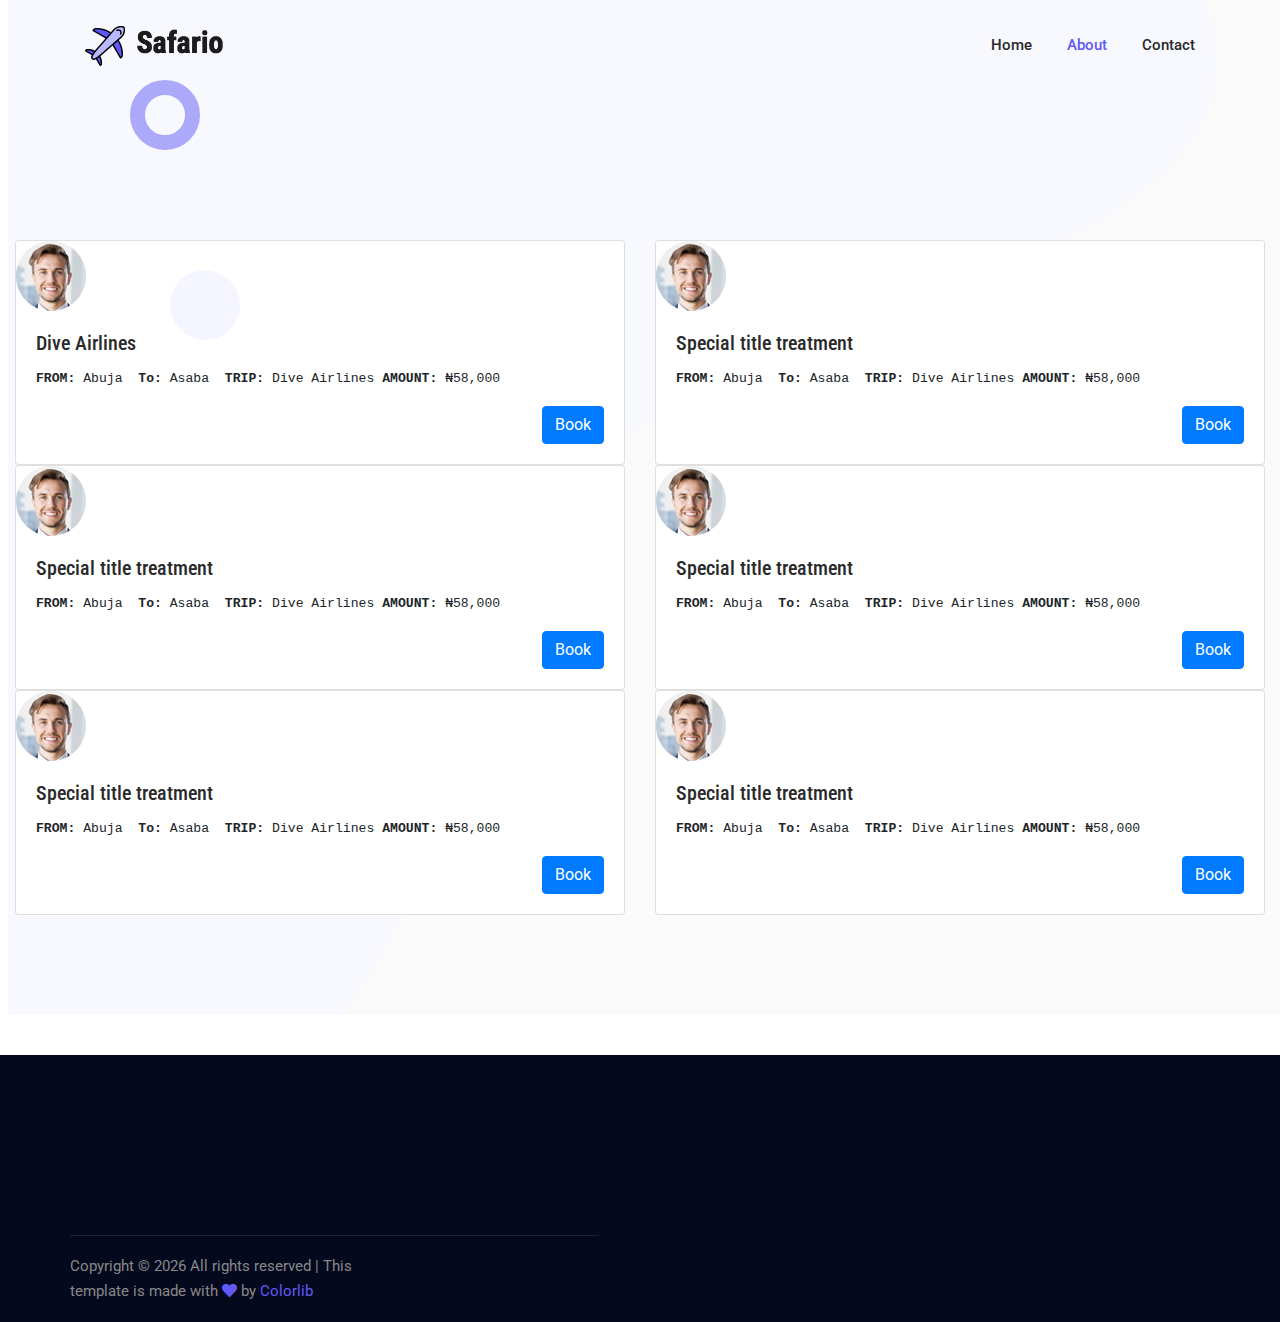
<file: booking.html>
<!DOCTYPE html>
<html lang="en">

<head>
    <meta charset="UTF-8">
    <meta name="viewport" content="width=device-width, initial-scale=1.0">
    <meta http-equiv="X-UA-Compatible" content="ie=edge">
    <title>Safario Travel - Booking</title>
    <link rel="icon" href="img/Fevicon.png" type="image/png">

    <link rel="stylesheet" href="vendors/bootstrap/bootstrap.min.css">
    <link rel="stylesheet" href="vendors/fontawesome/css/all.min.css">
    <link rel="stylesheet" href="vendors/themify-icons/themify-icons.css">
    <link rel="stylesheet" href="vendors/linericon/style.css">
    <link rel="stylesheet" href="vendors/owl-carousel/owl.theme.default.min.css">
    <link rel="stylesheet" href="vendors/owl-carousel/owl.carousel.min.css">
    <link rel="stylesheet" href="vendors/flat-icon/font/flaticon.css">
    <link rel="stylesheet" href="vendors/nice-select/nice-select.css">

    <link rel="stylesheet" href="css/style.css">
</head>

<body>

    <!--================ Header Menu Area start =================-->
    <header class="header_area ">
        <div class="main_menu">
            <nav class="navbar navbar-expand-lg navbar-light">
                <div class="container box_1620">
                    <a class="navbar-brand logo_h" href="index.html"><img src="img/logo.png" alt=""></a>
                    <button class="navbar-toggler" type="button" data-toggle="collapse" data-target="#navbarSupportedContent" aria-controls="navbarSupportedContent" aria-expanded="false" aria-label="Toggle navigation">
            <span class="icon-bar"></span>
            <span class="icon-bar"></span>
            <span class="icon-bar"></span>
          </button>
    
                    <div class="collapse navbar-collapse offset" id="navbarSupportedContent">
                        <ul class="nav navbar-nav menu_nav justify-content-end">
                            <li class="nav-item"><a class="nav-link" href="index.html">Home</a></li>
                            <li class="nav-item active"><a class="nav-link" href="about.html">About</a></li>
                            <li class="nav-item"><a class="nav-link" href="contact.html">Contact</a></li>
                        </ul>
                    </div>
                </div>
            </nav>
        </div>
    </header>


    <!--================Header Menu Area =================-->


    <!--================Hero Banner SM Area Start =================-->
    <section class=" hero-banner-sm magic-ball magic-ball-banner" id="parallax-1" data-anchor-target="#parallax-1" data-300-top="background-position: 10px -80px" data-top-bottom="background-position: 0 100px">
        <div class="container-fluid">
            <div class="row">
                <div class="col-sm-6">
                    <div class="card">
                        <div class="card-img">
                            <img src="/img/blog/c2.png" alt=""> </div>
                        <div class="card-body">
                            <h5 class="card-title">Dive Airlines</h5>
                            <p class="card-text"><pre><b>FROM:</b> Abuja  <b>To:</b> Asaba  <b>TRIP:</b> Dive Airlines <b>AMOUNT:</b> &#8358;58,000</pre></p>

                            <!-- Button trigger modal -->
                            <button type="button" class="btn btn-primary float-right" data-toggle="modal" data-target="#exampleModal">
                            Book
                           </button>

                            <!-- Modal -->
                            <div class="modal fade" id="exampleModal" tabindex="-1" aria-labelledby="exampleModalLabel" aria-hidden="true">
                                <div class="modal-dialog">
                                    <div class="modal-content">
                                        <div class="modal-header">
                                            <h5 class="modal-title" id="exampleModalLabel">Personal Information</h5>
                                            <button type="button" class="close" data-dismiss="modal" aria-label="Close">
          <span aria-hidden="true">&times;</span>
        </button>
                                        </div>
                                        <div class="modal-body">
                                            <form>
                                                <div class="form-row">
                                                    <div class="form-group col-md-4">
                                                        <label for="inputState">Title</label>
                                                        <br>
                                                        <select id="inputState" class="form-control">
                                                 <option selected>Alh</option>
                                                        <option>Bro</option>
                                                        <option>sis</option>
                                                        <option>Mr</option>
                                                        <option>Mrs</option>
                                                        <option>Barr</option>
                                                        <option>Seg</option>
                                        </select>
                                                    </div>
                                                    <div class="form-group col-md-6">
                                                        <label for="inputEmail4">First Name</label>
                                                        <input type="text" class="form-control" id="inputEmail4">
                                                    </div>
                                                    <div class="form-group col-md-6">
                                                        <label for="inputPassword4">Last name</label>
                                                        <input type="text" class="form-control" id="inputText4">
                                                    </div>
                                                </div>
                                                <div class="form-group">
                                                    <label for="inputAddress">Email Address</label>
                                                    <input type="email" class="form-control" id="inputAddress" placeholder="">
                                                </div>
                                                <div class="form-group">
                                                    <label for="inputAddress2">verify Email Address </label>
                                                    <input type="email" class="form-control" id="inputAddress2" placeholder="">
                                                </div>


                                                <div class="form-group">
                                                    <div class="form-check">
                                                        <input class="form-check-input" type="checkbox" id="gridCheck">
                                                        <label class="form-check-label" for="gridCheck">
                                             Remember this details for the next visit
                                            </label>
                                                    </div>
                                                </div>
                                            </form>
                                        </div>
                                        <div class="modal-footer">
                                            <button type="button" class="btn btn-secondary" data-dismiss="modal">Close</button>
                                            <button type="button" class="btn btn-primary">Done</button>
                                        </div>
                                    </div>
                                </div>
                            </div>
                        </div>
                    </div>
                </div>

                <div class="col-sm-6">
                    <div class="card">
                        <div class="card-img">
                            <img src="/img/blog/c2.png" alt=""> </div>
                        <div class="card-body">
                            <h5 class="card-title">Special title treatment</h5>
                            <p class="card-text"><pre><b>FROM:</b> Abuja  <b>To:</b> Asaba  <b>TRIP:</b> Dive Airlines <b>AMOUNT:</b> &#8358;58,000</pre></p>
                            <button type="button" class="btn btn-primary float-right" data-toggle="modal" data-target="#exampleModal">
                          Book
                         </button>
                        </div>
                    </div>
                </div>

                <div class="col-sm-6">
                    <div class="card">
                        <div class="card-img">
                            <img src="/img/blog/c2.png" alt=""> </div>
                        <div class="card-body">
                            <h5 class="card-title">Special title treatment</h5>
                            <p class="card-text"><pre><b>FROM:</b> Abuja  <b>To:</b> Asaba  <b>TRIP:</b> Dive Airlines <b>AMOUNT:</b> &#8358;58,000</pre></p>
                            <button type="button" class="btn btn-primary float-right" data-toggle="modal" data-target="#exampleModal">
                          Book
                         </button> </div>
                    </div>
                </div>

                <div class="col-sm-6">
                    <div class="card">
                        <div class="card-img">
                            <img src="/img/blog/c2.png" alt=""> </div>
                        <div class="card-body">
                            <h5 class="card-title">Special title treatment</h5>
                            <p class="card-text"><pre><b>FROM:</b> Abuja  <b>To:</b> Asaba  <b>TRIP:</b> Dive Airlines <b>AMOUNT:</b> &#8358;58,000</pre></p>
                            <button type="button" class="btn btn-primary float-right" data-toggle="modal" data-target="#exampleModal">
                          Book
                         </button>
                        </div>
                    </div>
                </div>

                <div class="col-sm-6">
                    <div class="card">
                        <div class="card-img">
                            <img src="/img/blog/c2.png" alt=""> </div>
                        <div class="card-body">
                            <h5 class="card-title">Special title treatment</h5>
                            <p class="card-text"><pre><b>FROM:</b> Abuja  <b>To:</b> Asaba  <b>TRIP:</b> Dive Airlines <b>AMOUNT:</b> &#8358;58,000</pre></p>
                            <button type="button" class="btn btn-primary float-right" data-toggle="modal" data-target="#exampleModal">
                          Book
                         </button> </div>
                    </div>
                </div>

                <div class="col-sm-6">
                    <div class="card">
                        <div class="card-img">
                            <img src="/img/blog/c2.png" alt=""> </div>
                        <div class="card-body">
                            <h5 class="card-title">Special title treatment</h5>
                            <p class="card-text"><pre><b>FROM:</b> Abuja  <b>To:</b> Asaba  <b>TRIP:</b> Dive Airlines <b>AMOUNT:</b> &#8358;58,000</pre></p>
                            <button type="button" class="btn btn-primary float-right" data-toggle="modal" data-target="#exampleModal">
                          Book
                         </button>
                        </div>
                    </div>
                </div>
            </div>
    </section>
    <!--================Testimonial section End =================-->




    <!-- ================ start footer Area ================= -->
    <footer class="footer-area">
        <div class="container">
            <div class="row">


                <div class="footer-bottom">
                    <div class="row align-items-center">
                        <p class="col-lg-8 col-sm-12 footer-text m-0 text-center text-lg-left">
                            <!-- Link back to Colorlib can't be removed. Template is licensed under CC BY 3.0. -->
                            Copyright &copy;
                            <script>
                                document.write(new Date().getFullYear());
                            </script> All rights reserved | This template is made with <i class="fa fa-heart" aria-hidden="true"></i> by <a href="https://colorlib.com" target="_blank">Colorlib</a>
                            <!-- Link back to Colorlib can't be removed. Template is licensed under CC BY 3.0. -->
                        </p>
                    </div>
                </div>
            </div>
    </footer>
    <!-- ================ End footer Area ================= -->




    <script src="vendors/jquery/jquery-3.2.1.min.js"></script>
    <script src="vendors/bootstrap/bootstrap.bundle.min.js"></script>
    <script src="vendors/owl-carousel/owl.carousel.min.js"></script>
    <script src="vendors/Magnific-Popup/jquery.magnific-popup.min.js"></script>
    <script src="vendors/nice-select/jquery.nice-select.min.js"></script>
    <script src="js/jquery.ajaxchimp.min.js"></script>
    <script src="js/mail-script.js"></script>
    <script src="js/skrollr.min.js"></script>
    <script src="js/main.js"></script>
</body>

</html>
</file>
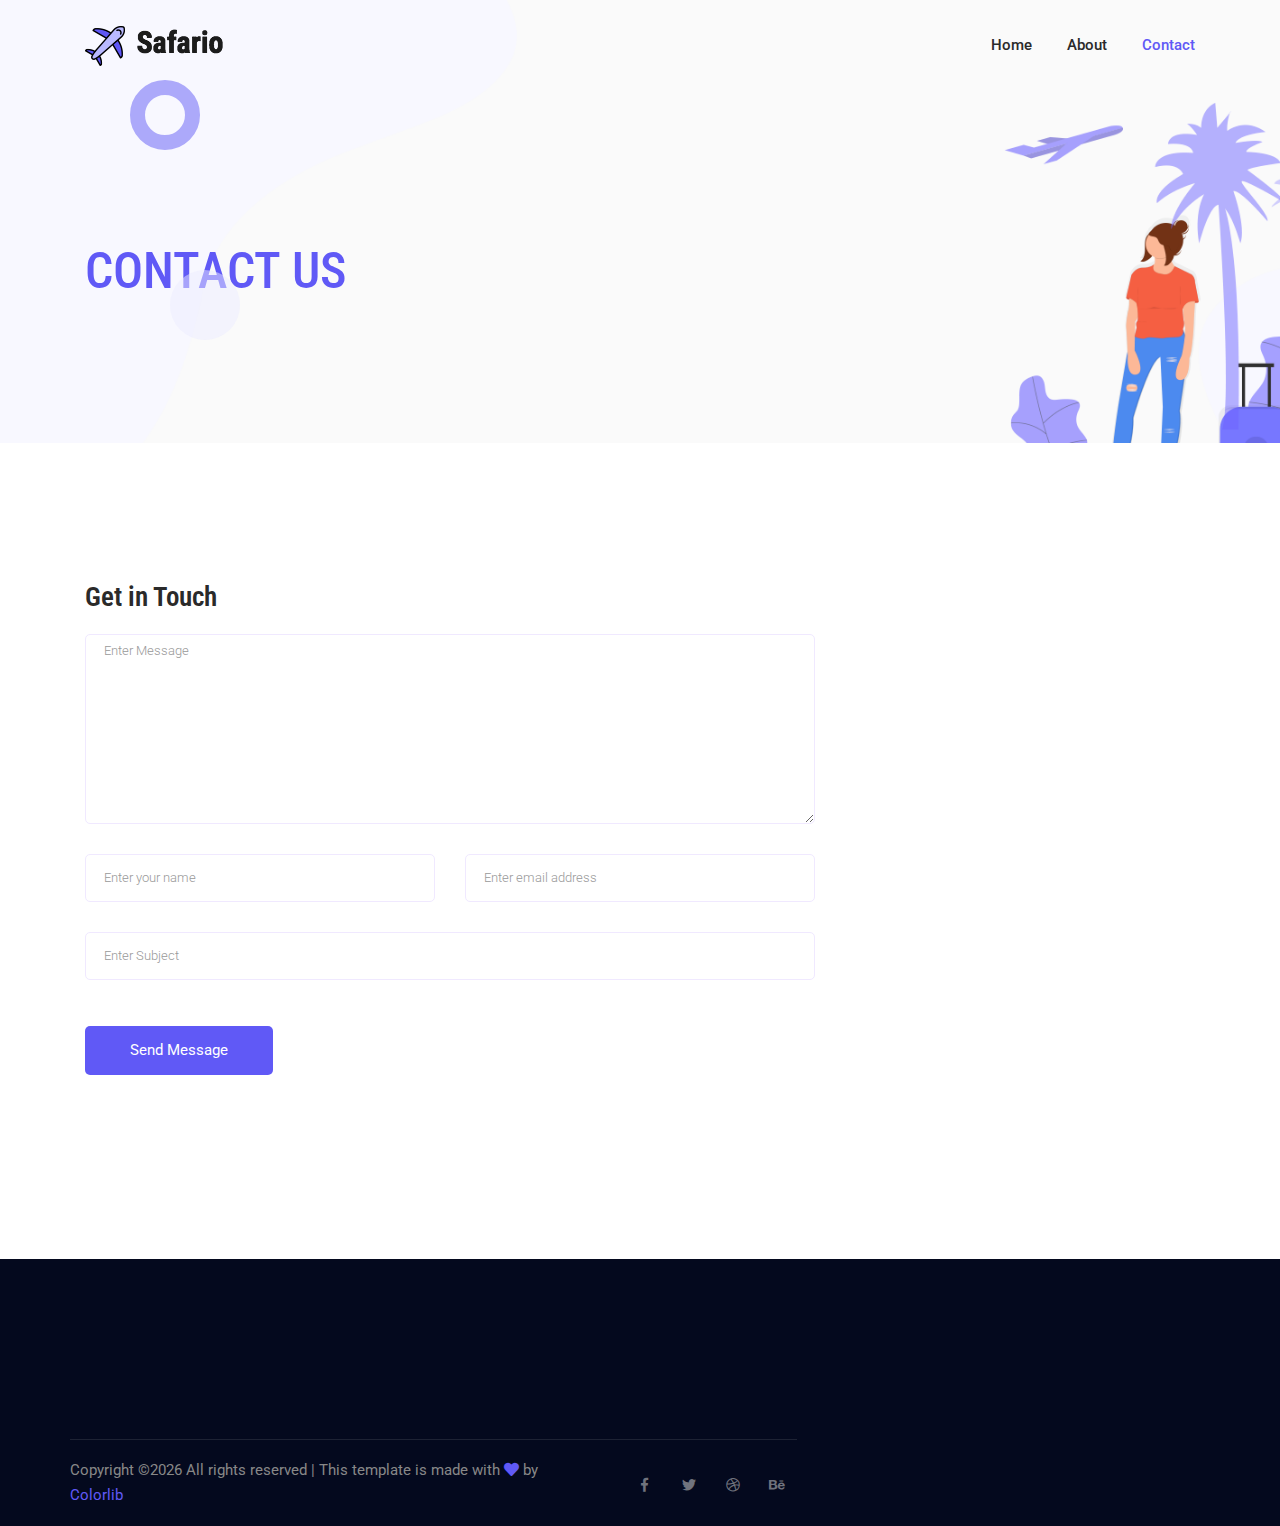
<file: contact.html>
<!DOCTYPE html>
<html lang="en">
<head>
  <meta charset="UTF-8">
  <meta name="viewport" content="width=device-width, initial-scale=1.0">
  <meta http-equiv="X-UA-Compatible" content="ie=edge">
  <title>Safario Travel - Contact</title>
	<link rel="icon" href="img/Fevicon.png" type="image/png">

  <link rel="stylesheet" href="vendors/bootstrap/bootstrap.min.css">
  <link rel="stylesheet" href="vendors/fontawesome/css/all.min.css">
  <link rel="stylesheet" href="vendors/themify-icons/themify-icons.css">
  <link rel="stylesheet" href="vendors/linericon/style.css">
  <link rel="stylesheet" href="vendors/owl-carousel/owl.theme.default.min.css">
  <link rel="stylesheet" href="vendors/owl-carousel/owl.carousel.min.css">
  <link rel="stylesheet" href="css/magnific-popup.css">
  <link rel="stylesheet" href="vendors/flat-icon/font/flaticon.css">
  <link rel="stylesheet" href="vendors/nice-select/nice-select.css">

  <link rel="stylesheet" href="css/style.css">
</head>
<body>

  <!--================ Header Menu Area start =================-->
  <header class="header_area">
    <div class="main_menu">
      <nav class="navbar navbar-expand-lg navbar-light">
        <div class="container box_1620">
          <a class="navbar-brand logo_h" href="index.html"><img src="img/logo.png" alt=""></a>
          <button class="navbar-toggler" type="button" data-toggle="collapse" data-target="#navbarSupportedContent" aria-controls="navbarSupportedContent" aria-expanded="false" aria-label="Toggle navigation">
            <span class="icon-bar"></span>
            <span class="icon-bar"></span>
            <span class="icon-bar"></span>
          </button>

          <div class="collapse navbar-collapse offset" id="navbarSupportedContent">
            <ul class="nav navbar-nav menu_nav justify-content-end">
              <li class="nav-item"><a class="nav-link" href="index.html">Home</a></li> 
              <li class="nav-item"><a class="nav-link" href="about.html">About</a></li> 
              <li class="nav-item active"><a class="nav-link" href="contact.html">Contact</a></li>
            </ul>
          </div> 
        </div>
      </nav>
    </div>
  </header>
  <!--================Header Menu Area =================-->



  <!--================Hero Banner SM Area Start =================-->
  <section class="hero-banner-sm magic-ball magic-ball-banner" id="parallax-1" data-anchor-target="#parallax-1" data-300-top="background-position: 0px -80px" data-top-bottom="background-position: 0 100px">
    <div class="container">
      <div class="hero-banner-sm-content">
        <h1>Contact Us</h1>
      </div>
    </div>
  </section>
  <!--================Hero Banner SM Area End =================-->



  <!-- ================ contact section start ================= -->
  <section class="section-margin">
    <div class="container">
      <div class="d-none d-sm-block mb-5 pb-4">
      


      <div class="row">
        <div class="col-12">
          <h2 class="contact-title">Get in Touch</h2>
        </div>
        <div class="col-lg-8">
          <form class="form-contact contact_form" action="contact_process.php" method="post" id="contactForm" novalidate="novalidate">
            <div class="row">
              <div class="col-12">
                <div class="form-group">
                    <textarea class="form-control w-100" name="message" id="message" cols="30" rows="9" placeholder="Enter Message"></textarea>
                </div>
              </div>
              <div class="col-sm-6">
                <div class="form-group">
                  <input class="form-control" name="name" id="name" type="text" placeholder="Enter your name">
                </div>
              </div>
              <div class="col-sm-6">
                <div class="form-group">
                  <input class="form-control" name="email" id="email" type="email" placeholder="Enter email address">
                </div>
              </div>
              <div class="col-12">
                <div class="form-group">
                  <input class="form-control" name="subject" id="subject" type="text" placeholder="Enter Subject">
                </div>
              </div>
            </div>
            <div class="form-group mt-3">
              <button type="submit" class="button button-contactForm">Send Message</button>
            </div>
          </form>


        </div>

    
        </div>
      </div>
    </div>
  </section>
	<!-- ================ contact section end ================= -->





  <!-- ================ start footer Area ================= -->
  <footer class="footer-area">
    <div class="container">
      <div class="row">
       
      <div class="footer-bottom">
        <div class="row align-items-center">
          <p class="col-lg-8 col-sm-12 footer-text m-0 text-center text-lg-left"><!-- Link back to Colorlib can't be removed. Template is licensed under CC BY 3.0. -->
Copyright &copy;<script>document.write(new Date().getFullYear());</script> All rights reserved | This template is made with <i class="fa fa-heart" aria-hidden="true"></i> by <a href="https://colorlib.com" target="_blank">Colorlib</a>
<!-- Link back to Colorlib can't be removed. Template is licensed under CC BY 3.0. --></p>
          <div class="col-lg-4 col-sm-12 footer-social text-center text-lg-right">
            <a href="#"><i class="fab fa-facebook-f"></i></a>
            <a href="#"><i class="fab fa-twitter"></i></a>
            <a href="#"><i class="fab fa-dribbble"></i></a>
            <a href="#"><i class="fab fa-behance"></i></a>
          </div>
        </div>
      </div>
    </div>
  </footer>
  <!-- ================ End footer Area ================= -->




  <script src="vendors/jquery/jquery-3.2.1.min.js"></script>
  <script src="vendors/bootstrap/bootstrap.bundle.min.js"></script>
  <script src="vendors/owl-carousel/owl.carousel.min.js"></script>
  <script src="vendors/Magnific-Popup/jquery.magnific-popup.min.js"></script>
  <script src="vendors/nice-select/jquery.nice-select.min.js"></script>
  <script src="js/jquery.form.js"></script>
  <script src="js/jquery.validate.min.js"></script>
  <script src="js/contact.js"></script>
  <script src="js/jquery.ajaxchimp.min.js"></script>
  <script src="js/mail-script.js"></script>
  <script src="js/skrollr.min.js"></script>
  <script src="js/jquery.magnific-popup.min.js"></script>	
  <script src="js/main.js"></script>
</body>
</html>
</file>
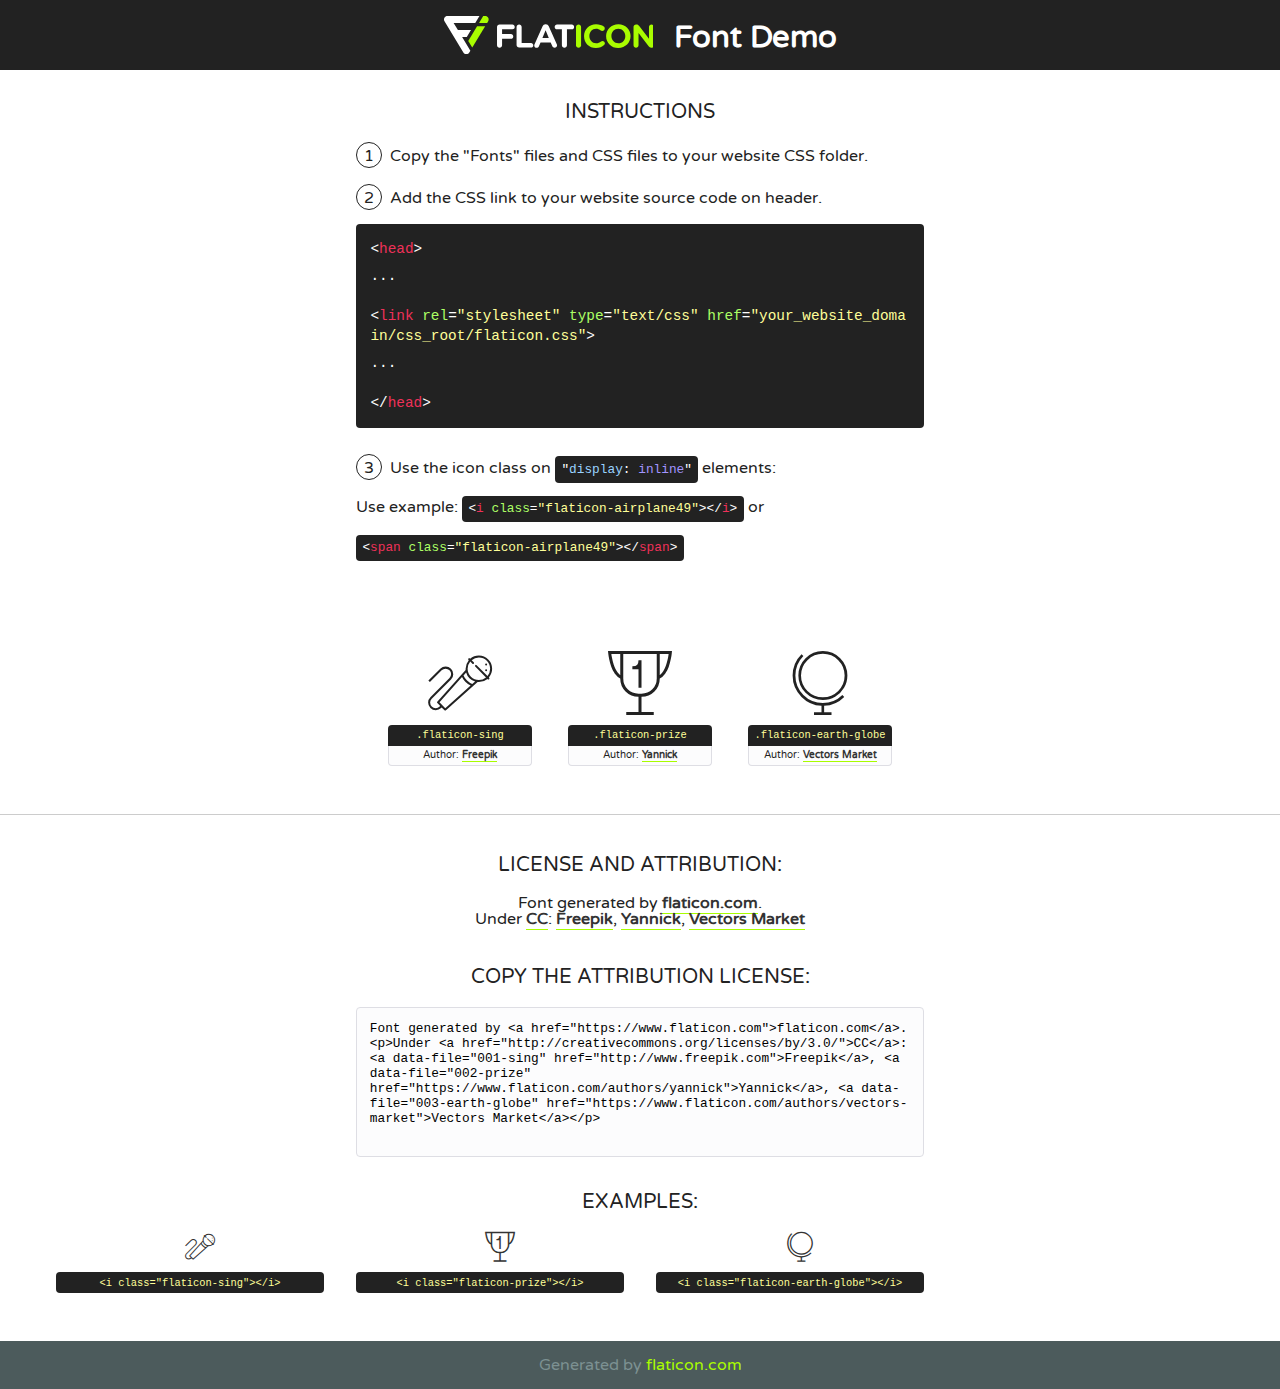
<file: vendors/flat-icon/font/flaticon.html>
<!DOCTYPE html>
<!--
  Flaticon icon font: Flaticon
  Creation date: 20/02/2019 11:43
-->
<html>
<!DOCTYPE html>
<html>

<head>
    <title>Flaticon WebFont</title>
    <link href="http://fonts.googleapis.com/css?family=Varela+Round" rel="stylesheet" type="text/css" />
    <link rel="stylesheet" type="text/css" href="flaticon.css">
    <meta charset="UTF-8">
    <style>
    html, body, div, span, applet, object, iframe,
    h1, h2, h3, h4, h5, h6, p, blockquote, pre,
    a, abbr, acronym, address, big, cite, code,
    del, dfn, em, img, ins, kbd, q, s, samp,
    small, strike, strong, sub, sup, tt, var,
    b, u, i, center,
    dl, dt, dd, ol, ul, li,
    fieldset, form, label, legend,
    table, caption, tbody, tfoot, thead, tr, th, td,
    article, aside, canvas, details, embed, 
    figure, figcaption, footer, header, hgroup, 
    menu, nav, output, ruby, section, summary,
    time, mark, audio, video {
        margin: 0;
        padding: 0;
        border: 0;
        font-size: 100%;
        font: inherit;
        vertical-align: baseline;
    }
    /* HTML5 display-role reset for older browsers */
    article, aside, details, figcaption, figure, 
    footer, header, hgroup, menu, nav, section {
        display: block;
    }
    body {
        line-height: 1;
    }
    ol, ul {
        list-style: none;
    }
    blockquote, q {
        quotes: none;
    }
    blockquote:before, blockquote:after,
    q:before, q:after {
        content: '';
        content: none;
    }
    table {
        border-collapse: collapse;
        border-spacing: 0;
    }
    body {
        font-family: 'Varela Round', Helvetica, Arial, sans-serif;
        font-size: 16px;
        color: #222;
    }
    a {
        color: #333;
        border-bottom: 1px solid #a9fd00;
        font-weight: bold;
        text-decoration: none;
    }
    * {
        -moz-box-sizing: border-box;
        -webkit-box-sizing: border-box;
        box-sizing: border-box;
        margin: 0;
        padding: 0;
    }
    [class^="flaticon-"]:before, [class*=" flaticon-"]:before, [class^="flaticon-"]:after, [class*=" flaticon-"]:after {
        font-family: Flaticon;
        font-size: 30px;
        font-style: normal;
        margin-left: 20px;
        color: #333;
    }
    .wrapper {
        max-width: 600px;
        margin: auto;
        padding: 0 1em;
    }
    .title {
        font-size: 1.25em;
        text-align: center;
        margin-bottom: 1em;
        text-transform: uppercase;
    }
    header {
        text-align: center;
        background-color: #222;
        color: #fff;
        padding: 1em;
    }
    header .logo {
        width: 210px;
        height: 38px;
        display: inline-block;
        vertical-align: middle;
        margin-right: 1em;
        border: none;
    }
    header strong {
        font-size: 1.95em;
        font-weight: bold;
        vertical-align: middle;
        margin-top: 5px;
        display: inline-block;
    }
    .demo {
        margin: 2em auto;
        line-height: 1.25em;
    }
    .demo ul li {
        margin-bottom: 1em;
    }
    .demo ul li .num {
        color: #222;
        border-radius: 20px;
        display: inline-block;
        width: 26px;
        padding: 3px;
        height: 26px;
        text-align: center;
        margin-right: 0.5em;
        border: 1px solid #222;
    }
    .demo ul li code {
        background-color: #222;
        border-radius: 4px;
        padding: 0.25em 0.5em;
        display: inline-block;
        color: #fff;
        font-family: Consolas,Monaco,Lucida Console,Liberation Mono,DejaVu Sans Mono,Bitstream Vera Sans Mono,Courier New, monospace;
        font-weight: lighter;
        margin-top: 1em;
        font-size: 0.8em;
        word-break: break-all;
    }
    .demo ul li code.big {
        padding: 1em;
        font-size: 0.9em;
    }
    .demo ul li code .red {
        color: #EF3159;
    }
    .demo ul li code .green {
        color: #ACFF65;
    }
    .demo ul li code .yellow {
        color: #FFFF99;
    }
    .demo ul li code .blue {
        color: #99D3FF;
    }
    .demo ul li code .purple {
        color: #A295FF;
    }
    .demo ul li code .dots {
        margin-top: 0.5em;
        display: block;
    }
    #glyphs {
        border-bottom: 1px solid #ccc;
        padding: 2em 0;
        text-align: center;
    }
    .glyph {
        display: inline-block;
        width: 9em;
        margin: 1em;
        text-align: center;
        vertical-align: top;
        background: #FFF;
    }
    .glyph .glyph-icon {
        padding: 10px;
        display: block;
        font-family:"Flaticon";
        font-size: 64px;
        line-height: 1;
    }
    .glyph .glyph-icon:before {
        font-size: 64px;
        color: #222;
        margin-left: 0;
    }
    .class-name {
        font-size: 0.65em;
        background-color: #222;
        color: #fff;
        border-radius: 4px 4px 0 0;
        padding: 0.5em;
        color: #FFFF99;
        font-family: Consolas,Monaco,Lucida Console,Liberation Mono,DejaVu Sans Mono,Bitstream Vera Sans Mono,Courier New, monospace;
    }
    .author-name {
        font-size: 0.6em;
        background-color: #fcfcfd;
        border: 1px solid #DEDEE4;
        border-top: 0;
        border-radius: 0 0 4px 4px;
        padding: 0.5em;
    }
    .class-name:last-child {
        font-size: 10px;
        color:#888;
    }
    .class-name:last-child a {
        font-size: 10px;
        color:#555;
    }
    .class-name:last-child a:hover {
        color:#a9fd00;
    }
    .glyph > input {
        display: block;
        width: 100px;
        margin: 5px auto;
        text-align: center;
        font-size: 12px;
        cursor: text;
    }
    .glyph > input.icon-input {
        font-family:"Flaticon";
        font-size: 16px;
        margin-bottom: 10px;
    }
    .attribution .title {
        margin-top: 2em;
    }
    .attribution textarea {
        background-color: #fcfcfd;
        padding: 1em;
        border: none;
        box-shadow: none;
        border: 1px solid #DEDEE4;
        border-radius: 4px;
        resize: none;
        width: 100%;
        height: 150px;
        font-size: 0.8em;
        font-family: Consolas,Monaco,Lucida Console,Liberation Mono,DejaVu Sans Mono,Bitstream Vera Sans Mono,Courier New, monospace;
        -webkit-appearance: none;
    }
    .iconsuse {
        margin: 2em auto;
        text-align: center;
        max-width: 1200px;
    }
    .iconsuse:after {
        content: '';
        display: table;
        clear: both;
    }
    .iconsuse .image {
        float: left;
        width: 25%;
        padding: 0 1em;
    }
    .iconsuse .image p {
        margin-bottom: 1em;
    }
    .iconsuse .image span {
        display: block;
        font-size: 0.65em;
        background-color: #222;
        color: #fff;
        border-radius: 4px;
        padding: 0.5em;
        color: #FFFF99;
        margin-top: 1em;
        font-family: Consolas,Monaco,Lucida Console,Liberation Mono,DejaVu Sans Mono,Bitstream Vera Sans Mono,Courier New, monospace;
    }
    #footer {
        text-align: center;
        background-color: #4C5B5C;
        color: #7c9192;
        padding: 1em;
    }
    #footer a {
        border: none;
        color: #a9fd00;
        font-weight: normal;
    }
    @media (max-width: 960px) {
        .iconsuse .image {
            width: 50%;
        }
    }
    @media (max-width: 560px) {
        .iconsuse .image {
            width: 100%;
        }
    }
    </style>
</head>

<body class="characters-off">

    <header>
        <a href="https://www.flaticon.com" target="_blank" class="logo">
            <svg version="1.1" xmlns="http://www.w3.org/2000/svg" xmlns:xlink="http://www.w3.org/1999/xlink" xmlns:a="http://ns.adobe.com/AdobeSVGViewerExtensions/3.0/" viewBox="0 0 560.875 102.036" enable-background="new 0 0 560.875 102.036" xml:space="preserve">
                <defs>
                </defs>
                <g>
                    <g class="letters">
                        <path fill="#ffffff" d="M141.596,29.675c0-3.777,2.985-6.767,6.764-6.767h34.438c3.426,0,6.15,2.728,6.15,6.15
                        c0,3.43-2.724,6.149-6.15,6.149h-27.674v13.091h23.719c3.429,0,6.151,2.724,6.151,6.15c0,3.43-2.723,6.149-6.151,6.149h-23.719
                        v17.574c0,3.773-2.986,6.761-6.764,6.761c-3.779,0-6.764-2.989-6.764-6.761V29.675z"></path>
                        <path fill="#ffffff" d="M193.844,29.149c0-3.781,2.985-6.767,6.764-6.767c3.776,0,6.763,2.985,6.763,6.767v42.957h25.039
                        c3.426,0,6.149,2.726,6.149,6.153c0,3.425-2.723,6.15-6.149,6.15h-31.802c-3.779,0-6.764-2.986-6.764-6.768V29.149z"></path>
                        <path fill="#ffffff" d="M241.891,75.71l21.438-48.407c1.492-3.341,4.215-5.357,7.906-5.357h0.792
                        c3.686,0,6.323,2.017,7.815,5.357l21.439,48.407c0.436,0.967,0.701,1.845,0.701,2.723c0,3.602-2.809,6.501-6.414,6.501
                        c-3.161,0-5.269-1.845-6.499-4.655l-4.132-9.661h-27.059l-4.301,10.102c-1.144,2.631-3.426,4.214-6.237,4.214
                        c-3.517,0-6.24-2.81-6.24-6.325C241.1,77.64,241.451,76.677,241.891,75.71z M279.932,58.666l-8.521-20.297l-8.526,20.297H279.932
                        z"></path>
                        <path fill="#ffffff" d="M314.864,35.387H301.86c-3.429,0-6.239-2.813-6.239-6.238c0-3.429,2.811-6.24,6.239-6.24h39.533
                        c3.426,0,6.237,2.811,6.237,6.24c0,3.425-2.811,6.238-6.237,6.238h-13.001v42.785c0,3.773-2.99,6.761-6.764,6.761
                        c-3.779,0-6.764-2.989-6.764-6.761V35.387z"></path>
                        <path fill="#A9FD00" d="M352.615,29.149c0-3.781,2.985-6.767,6.767-6.767c3.774,0,6.761,2.985,6.761,6.767v49.024
                        c0,3.773-2.987,6.761-6.761,6.761c-3.781,0-6.767-2.989-6.767-6.761V29.149z"></path>
                        <path fill="#A9FD00" d="M374.132,53.836v-0.179c0-17.481,13.178-31.801,32.065-31.801c9.22,0,15.459,2.458,20.557,6.238
                        c1.402,1.054,2.637,2.985,2.637,5.357c0,3.692-2.985,6.59-6.681,6.59c-1.845,0-3.071-0.702-4.044-1.319
                        c-3.776-2.813-7.729-4.393-12.562-4.393c-10.364,0-17.831,8.611-17.831,19.154v0.173c0,10.542,7.291,19.329,17.831,19.329
                        c5.715,0,9.492-1.756,13.359-4.834c1.049-0.874,2.458-1.491,4.039-1.491c3.429,0,6.325,2.813,6.325,6.236
                        c0,2.106-1.056,3.78-2.282,4.834c-5.539,4.834-12.036,7.733-21.878,7.733C387.572,85.464,374.132,71.493,374.132,53.836z"></path>
                        <path fill="#A9FD00" d="M433.009,53.836v-0.179c0-17.481,13.79-31.801,32.766-31.801c18.981,0,32.592,14.143,32.592,31.628v0.173
                        c0,17.483-13.785,31.807-32.769,31.807C446.625,85.464,433.009,71.32,433.009,53.836z M484.224,53.836v-0.179
                        c0-10.539-7.725-19.326-18.626-19.326c-10.893,0-18.449,8.611-18.449,19.154v0.173c0,10.542,7.73,19.329,18.626,19.329
                        C476.676,72.986,484.224,64.378,484.224,53.836z"></path>
                        <path fill="#A9FD00" d="M506.233,29.321c0-3.774,2.99-6.763,6.767-6.763h1.401c3.252,0,5.183,1.583,7.029,3.953l26.093,34.265
                        V29.059c0-3.692,2.99-6.677,6.681-6.677c3.683,0,6.671,2.985,6.671,6.677v48.934c0,3.78-2.987,6.765-6.764,6.765h-0.436
                        c-3.257,0-5.188-1.581-7.034-3.953l-27.056-35.492v32.944c0,3.687-2.985,6.676-6.678,6.676c-3.683,0-6.673-2.989-6.673-6.676
                        V29.321z"></path>
                    </g>
                    <g class="insignia">
                        <path fill="#ffffff" d="M48.372,56.137h12.517l11.156-18.537H37.186L25.688,18.539h57.825L94.668,0H9.271
                        C5.925,0,2.842,1.801,1.198,4.716c-1.644,2.907-1.593,6.482,0.134,9.343l50.38,83.501c1.678,2.781,4.689,4.476,7.938,4.476
                        c3.246,0,6.257-1.695,7.935-4.476l2.898-4.804L48.372,56.137z"></path>
                        <g class="i">
                            <path fill="#A9FD00" d="M93.575,18.539h0.031v0.004l21.652,0.004l2.705-4.488c1.727-2.861,1.778-6.436,0.133-9.343
                            C116.454,1.801,113.371,0,110.026,0h-5.294L93.575,18.539z"></path>
                            <polygon fill="#A9FD00" points="88.291,27.356 64.725,66.486 75.519,84.404 109.942,27.356"></polygon>
                        </g>
                    </g>
                </g>
            </svg>
        </a>
        <strong>Font Demo</strong>
    </header>


    <section class="demo wrapper">

        <p class="title">Instructions</p>

        <ul>
            <li>
                <span class="num">1</span>Copy the "Fonts" files and CSS files to your website CSS folder.
            </li>
            <li>
                <span class="num">2</span>Add the CSS link to your website source code on header.
                <code class="big">
                    &lt;<span class="red">head</span>&gt;
                    <br/><span class="dots">...</span>
                    <br/>&lt;<span class="red">link</span> <span class="green">rel</span>=<span class="yellow">"stylesheet"</span> <span class="green">type</span>=<span class="yellow">"text/css"</span> <span class="green">href</span>=<span class="yellow">"your_website_domain/css_root/flaticon.css"</span>&gt;
                    <br/><span class="dots">...</span>
                    <br/>&lt;/<span class="red">head</span>&gt;
                </code>
            </li>

            <li>
                <p>
                    <span class="num">3</span>Use the icon class on <code>"<span class="blue">display</span>:<span class="purple"> inline</span>"</code> elements:
                    <br />
                    Use example: <code>&lt;<span class="red">i</span> <span class="green">class</span>=<span class="yellow">&quot;flaticon-airplane49&quot;</span>&gt;&lt;/<span class="red">i</span>&gt;</code> or <code>&lt;<span class="red">span</span> <span class="green">class</span>=<span class="yellow">&quot;flaticon-airplane49&quot;</span>&gt;&lt;/<span class="red">span</span>&gt;</code>
            </li>
        </ul>

    </section>




   <section id="glyphs">          
    
      
        <div class="glyph"><div class="glyph-icon flaticon-sing"></div>
            <div class="class-name">.flaticon-sing</div>
            <div class="author-name">Author: <a data-file="001-sing" href="http://www.freepik.com">Freepik</a> </div> 
        </div>        
        
        <div class="glyph"><div class="glyph-icon flaticon-prize"></div>
            <div class="class-name">.flaticon-prize</div>
            <div class="author-name">Author: <a data-file="002-prize" href="https://www.flaticon.com/authors/yannick">Yannick</a> </div> 
        </div>        
        
        <div class="glyph"><div class="glyph-icon flaticon-earth-globe"></div>
            <div class="class-name">.flaticon-earth-globe</div>
            <div class="author-name">Author: <a data-file="003-earth-globe" href="https://www.flaticon.com/authors/vectors-market">Vectors Market</a> </div> 
        </div>        
        

    </section>



    <section class="attribution wrapper"   style="text-align:center;">

      <div class="title">License and attribution:</div><div class="attrDiv">Font generated by <a href="https://www.flaticon.com">flaticon.com</a>. <div><p>Under <a href="http://creativecommons.org/licenses/by/3.0/">CC</a>: <a data-file="001-sing" href="http://www.freepik.com">Freepik</a>, <a data-file="002-prize" href="https://www.flaticon.com/authors/yannick">Yannick</a>, <a data-file="003-earth-globe" href="https://www.flaticon.com/authors/vectors-market">Vectors Market</a></p>  </div>
      </div>
      <div class="title">Copy the Attribution License:</div>

    <textarea onclick="this.focus();this.select();">Font generated by &lt;a href=&quot;https://www.flaticon.com&quot;&gt;flaticon.com&lt;/a&gt;. <p>Under <a href="http://creativecommons.org/licenses/by/3.0/">CC</a>: <a data-file="001-sing" href="http://www.freepik.com">Freepik</a>, <a data-file="002-prize" href="https://www.flaticon.com/authors/yannick">Yannick</a>, <a data-file="003-earth-globe" href="https://www.flaticon.com/authors/vectors-market">Vectors Market</a></p>  
     </textarea>

    </section>

    <section class="iconsuse">

          <div class="title">Examples:</div>            
             
            <div class="image">
                <p>
                    <i class="glyph-icon flaticon-sing"></i> 
                    <span>&lt;i class=&quot;flaticon-sing&quot;&gt;&lt;/i&gt;</span>
                </p>
            </div>
            
            <div class="image">
                <p>
                    <i class="glyph-icon flaticon-prize"></i> 
                    <span>&lt;i class=&quot;flaticon-prize&quot;&gt;&lt;/i&gt;</span>
                </p>
            </div>
            
            <div class="image">
                <p>
                    <i class="glyph-icon flaticon-earth-globe"></i> 
                    <span>&lt;i class=&quot;flaticon-earth-globe&quot;&gt;&lt;/i&gt;</span>
                </p>
            </div>
                       
        </div>
                            
    </section>

<div id="footer">
    <div>Generated by <a href="https://www.flaticon.com">flaticon.com</a>
    </div>
</div>



</body>
</html>
</file>
<file: vendors/themify-icons/themify-icons.css>
@font-face {
	font-family: 'themify';
	src:url('fonts/themify.eot?-fvbane');
	src:url('fonts/themify.eot?#iefix-fvbane') format('embedded-opentype'),
		url('fonts/themify.woff?-fvbane') format('woff'),
		url('fonts/themify.ttf?-fvbane') format('truetype'),
		url('fonts/themify.svg?-fvbane#themify') format('svg');
	font-weight: normal;
	font-style: normal;
}

[class^="ti-"], [class*=" ti-"] {
	font-family: 'themify';
	speak: none;
	font-style: normal;
	font-weight: normal;
	font-variant: normal;
	text-transform: none;
	line-height: 1;

	/* Better Font Rendering =========== */
	-webkit-font-smoothing: antialiased;
	-moz-osx-font-smoothing: grayscale;
}

.ti-wand:before {
	content: "\e600";
}
.ti-volume:before {
	content: "\e601";
}
.ti-user:before {
	content: "\e602";
}
.ti-unlock:before {
	content: "\e603";
}
.ti-unlink:before {
	content: "\e604";
}
.ti-trash:before {
	content: "\e605";
}
.ti-thought:before {
	content: "\e606";
}
.ti-target:before {
	content: "\e607";
}
.ti-tag:before {
	content: "\e608";
}
.ti-tablet:before {
	content: "\e609";
}
.ti-star:before {
	content: "\e60a";
}
.ti-spray:before {
	content: "\e60b";
}
.ti-signal:before {
	content: "\e60c";
}
.ti-shopping-cart:before {
	content: "\e60d";
}
.ti-shopping-cart-full:before {
	content: "\e60e";
}
.ti-settings:before {
	content: "\e60f";
}
.ti-search:before {
	content: "\e610";
}
.ti-zoom-in:before {
	content: "\e611";
}
.ti-zoom-out:before {
	content: "\e612";
}
.ti-cut:before {
	content: "\e613";
}
.ti-ruler:before {
	content: "\e614";
}
.ti-ruler-pencil:before {
	content: "\e615";
}
.ti-ruler-alt:before {
	content: "\e616";
}
.ti-bookmark:before {
	content: "\e617";
}
.ti-bookmark-alt:before {
	content: "\e618";
}
.ti-reload:before {
	content: "\e619";
}
.ti-plus:before {
	content: "\e61a";
}
.ti-pin:before {
	content: "\e61b";
}
.ti-pencil:before {
	content: "\e61c";
}
.ti-pencil-alt:before {
	content: "\e61d";
}
.ti-paint-roller:before {
	content: "\e61e";
}
.ti-paint-bucket:before {
	content: "\e61f";
}
.ti-na:before {
	content: "\e620";
}
.ti-mobile:before {
	content: "\e621";
}
.ti-minus:before {
	content: "\e622";
}
.ti-medall:before {
	content: "\e623";
}
.ti-medall-alt:before {
	content: "\e624";
}
.ti-marker:before {
	content: "\e625";
}
.ti-marker-alt:before {
	content: "\e626";
}
.ti-arrow-up:before {
	content: "\e627";
}
.ti-arrow-right:before {
	content: "\e628";
}
.ti-arrow-left:before {
	content: "\e629";
}
.ti-arrow-down:before {
	content: "\e62a";
}
.ti-lock:before {
	content: "\e62b";
}
.ti-location-arrow:before {
	content: "\e62c";
}
.ti-link:before {
	content: "\e62d";
}
.ti-layout:before {
	content: "\e62e";
}
.ti-layers:before {
	content: "\e62f";
}
.ti-layers-alt:before {
	content: "\e630";
}
.ti-key:before {
	content: "\e631";
}
.ti-import:before {
	content: "\e632";
}
.ti-image:before {
	content: "\e633";
}
.ti-heart:before {
	content: "\e634";
}
.ti-heart-broken:before {
	content: "\e635";
}
.ti-hand-stop:before {
	content: "\e636";
}
.ti-hand-open:before {
	content: "\e637";
}
.ti-hand-drag:before {
	content: "\e638";
}
.ti-folder:before {
	content: "\e639";
}
.ti-flag:before {
	content: "\e63a";
}
.ti-flag-alt:before {
	content: "\e63b";
}
.ti-flag-alt-2:before {
	content: "\e63c";
}
.ti-eye:before {
	content: "\e63d";
}
.ti-export:before {
	content: "\e63e";
}
.ti-exchange-vertical:before {
	content: "\e63f";
}
.ti-desktop:before {
	content: "\e640";
}
.ti-cup:before {
	content: "\e641";
}
.ti-crown:before {
	content: "\e642";
}
.ti-comments:before {
	content: "\e643";
}
.ti-comment:before {
	content: "\e644";
}
.ti-comment-alt:before {
	content: "\e645";
}
.ti-close:before {
	content: "\e646";
}
.ti-clip:before {
	content: "\e647";
}
.ti-angle-up:before {
	content: "\e648";
}
.ti-angle-right:before {
	content: "\e649";
}
.ti-angle-left:before {
	content: "\e64a";
}
.ti-angle-down:before {
	content: "\e64b";
}
.ti-check:before {
	content: "\e64c";
}
.ti-check-box:before {
	content: "\e64d";
}
.ti-camera:before {
	content: "\e64e";
}
.ti-announcement:before {
	content: "\e64f";
}
.ti-brush:before {
	content: "\e650";
}
.ti-briefcase:before {
	content: "\e651";
}
.ti-bolt:before {
	content: "\e652";
}
.ti-bolt-alt:before {
	content: "\e653";
}
.ti-blackboard:before {
	content: "\e654";
}
.ti-bag:before {
	content: "\e655";
}
.ti-move:before {
	content: "\e656";
}
.ti-arrows-vertical:before {
	content: "\e657";
}
.ti-arrows-horizontal:before {
	content: "\e658";
}
.ti-fullscreen:before {
	content: "\e659";
}
.ti-arrow-top-right:before {
	content: "\e65a";
}
.ti-arrow-top-left:before {
	content: "\e65b";
}
.ti-arrow-circle-up:before {
	content: "\e65c";
}
.ti-arrow-circle-right:before {
	content: "\e65d";
}
.ti-arrow-circle-left:before {
	content: "\e65e";
}
.ti-arrow-circle-down:before {
	content: "\e65f";
}
.ti-angle-double-up:before {
	content: "\e660";
}
.ti-angle-double-right:before {
	content: "\e661";
}
.ti-angle-double-left:before {
	content: "\e662";
}
.ti-angle-double-down:before {
	content: "\e663";
}
.ti-zip:before {
	content: "\e664";
}
.ti-world:before {
	content: "\e665";
}
.ti-wheelchair:before {
	content: "\e666";
}
.ti-view-list:before {
	content: "\e667";
}
.ti-view-list-alt:before {
	content: "\e668";
}
.ti-view-grid:before {
	content: "\e669";
}
.ti-uppercase:before {
	content: "\e66a";
}
.ti-upload:before {
	content: "\e66b";
}
.ti-underline:before {
	content: "\e66c";
}
.ti-truck:before {
	content: "\e66d";
}
.ti-timer:before {
	content: "\e66e";
}
.ti-ticket:before {
	content: "\e66f";
}
.ti-thumb-up:before {
	content: "\e670";
}
.ti-thumb-down:before {
	content: "\e671";
}
.ti-text:before {
	content: "\e672";
}
.ti-stats-up:before {
	content: "\e673";
}
.ti-stats-down:before {
	content: "\e674";
}
.ti-split-v:before {
	content: "\e675";
}
.ti-split-h:before {
	content: "\e676";
}
.ti-smallcap:before {
	content: "\e677";
}
.ti-shine:before {
	content: "\e678";
}
.ti-shift-right:before {
	content: "\e679";
}
.ti-shift-left:before {
	content: "\e67a";
}
.ti-shield:before {
	content: "\e67b";
}
.ti-notepad:before {
	content: "\e67c";
}
.ti-server:before {
	content: "\e67d";
}
.ti-quote-right:before {
	content: "\e67e";
}
.ti-quote-left:before {
	content: "\e67f";
}
.ti-pulse:before {
	content: "\e680";
}
.ti-printer:before {
	content: "\e681";
}
.ti-power-off:before {
	content: "\e682";
}
.ti-plug:before {
	content: "\e683";
}
.ti-pie-chart:before {
	content: "\e684";
}
.ti-paragraph:before {
	content: "\e685";
}
.ti-panel:before {
	content: "\e686";
}
.ti-package:before {
	content: "\e687";
}
.ti-music:before {
	content: "\e688";
}
.ti-music-alt:before {
	content: "\e689";
}
.ti-mouse:before {
	content: "\e68a";
}
.ti-mouse-alt:before {
	content: "\e68b";
}
.ti-money:before {
	content: "\e68c";
}
.ti-microphone:before {
	content: "\e68d";
}
.ti-menu:before {
	content: "\e68e";
}
.ti-menu-alt:before {
	content: "\e68f";
}
.ti-map:before {
	content: "\e690";
}
.ti-map-alt:before {
	content: "\e691";
}
.ti-loop:before {
	content: "\e692";
}
.ti-location-pin:before {
	content: "\e693";
}
.ti-list:before {
	content: "\e694";
}
.ti-light-bulb:before {
	content: "\e695";
}
.ti-Italic:before {
	content: "\e696";
}
.ti-info:before {
	content: "\e697";
}
.ti-infinite:before {
	content: "\e698";
}
.ti-id-badge:before {
	content: "\e699";
}
.ti-hummer:before {
	content: "\e69a";
}
.ti-home:before {
	content: "\e69b";
}
.ti-help:before {
	content: "\e69c";
}
.ti-headphone:before {
	content: "\e69d";
}
.ti-harddrives:before {
	content: "\e69e";
}
.ti-harddrive:before {
	content: "\e69f";
}
.ti-gift:before {
	content: "\e6a0";
}
.ti-game:before {
	content: "\e6a1";
}
.ti-filter:before {
	content: "\e6a2";
}
.ti-files:before {
	content: "\e6a3";
}
.ti-file:before {
	content: "\e6a4";
}
.ti-eraser:before {
	content: "\e6a5";
}
.ti-envelope:before {
	content: "\e6a6";
}
.ti-download:before {
	content: "\e6a7";
}
.ti-direction:before {
	content: "\e6a8";
}
.ti-direction-alt:before {
	content: "\e6a9";
}
.ti-dashboard:before {
	content: "\e6aa";
}
.ti-control-stop:before {
	content: "\e6ab";
}
.ti-control-shuffle:before {
	content: "\e6ac";
}
.ti-control-play:before {
	content: "\e6ad";
}
.ti-control-pause:before {
	content: "\e6ae";
}
.ti-control-forward:before {
	content: "\e6af";
}
.ti-control-backward:before {
	content: "\e6b0";
}
.ti-cloud:before {
	content: "\e6b1";
}
.ti-cloud-up:before {
	content: "\e6b2";
}
.ti-cloud-down:before {
	content: "\e6b3";
}
.ti-clipboard:before {
	content: "\e6b4";
}
.ti-car:before {
	content: "\e6b5";
}
.ti-calendar:before {
	content: "\e6b6";
}
.ti-book:before {
	content: "\e6b7";
}
.ti-bell:before {
	content: "\e6b8";
}
.ti-basketball:before {
	content: "\e6b9";
}
.ti-bar-chart:before {
	content: "\e6ba";
}
.ti-bar-chart-alt:before {
	content: "\e6bb";
}
.ti-back-right:before {
	content: "\e6bc";
}
.ti-back-left:before {
	content: "\e6bd";
}
.ti-arrows-corner:before {
	content: "\e6be";
}
.ti-archive:before {
	content: "\e6bf";
}
.ti-anchor:before {
	content: "\e6c0";
}
.ti-align-right:before {
	content: "\e6c1";
}
.ti-align-left:before {
	content: "\e6c2";
}
.ti-align-justify:before {
	content: "\e6c3";
}
.ti-align-center:before {
	content: "\e6c4";
}
.ti-alert:before {
	content: "\e6c5";
}
.ti-alarm-clock:before {
	content: "\e6c6";
}
.ti-agenda:before {
	content: "\e6c7";
}
.ti-write:before {
	content: "\e6c8";
}
.ti-window:before {
	content: "\e6c9";
}
.ti-widgetized:before {
	content: "\e6ca";
}
.ti-widget:before {
	content: "\e6cb";
}
.ti-widget-alt:before {
	content: "\e6cc";
}
.ti-wallet:before {
	content: "\e6cd";
}
.ti-video-clapper:before {
	content: "\e6ce";
}
.ti-video-camera:before {
	content: "\e6cf";
}
.ti-vector:before {
	content: "\e6d0";
}
.ti-themify-logo:before {
	content: "\e6d1";
}
.ti-themify-favicon:before {
	content: "\e6d2";
}
.ti-themify-favicon-alt:before {
	content: "\e6d3";
}
.ti-support:before {
	content: "\e6d4";
}
.ti-stamp:before {
	content: "\e6d5";
}
.ti-split-v-alt:before {
	content: "\e6d6";
}
.ti-slice:before {
	content: "\e6d7";
}
.ti-shortcode:before {
	content: "\e6d8";
}
.ti-shift-right-alt:before {
	content: "\e6d9";
}
.ti-shift-left-alt:before {
	content: "\e6da";
}
.ti-ruler-alt-2:before {
	content: "\e6db";
}
.ti-receipt:before {
	content: "\e6dc";
}
.ti-pin2:before {
	content: "\e6dd";
}
.ti-pin-alt:before {
	content: "\e6de";
}
.ti-pencil-alt2:before {
	content: "\e6df";
}
.ti-palette:before {
	content: "\e6e0";
}
.ti-more:before {
	content: "\e6e1";
}
.ti-more-alt:before {
	content: "\e6e2";
}
.ti-microphone-alt:before {
	content: "\e6e3";
}
.ti-magnet:before {
	content: "\e6e4";
}
.ti-line-double:before {
	content: "\e6e5";
}
.ti-line-dotted:before {
	content: "\e6e6";
}
.ti-line-dashed:before {
	content: "\e6e7";
}
.ti-layout-width-full:before {
	content: "\e6e8";
}
.ti-layout-width-default:before {
	content: "\e6e9";
}
.ti-layout-width-default-alt:before {
	content: "\e6ea";
}
.ti-layout-tab:before {
	content: "\e6eb";
}
.ti-layout-tab-window:before {
	content: "\e6ec";
}
.ti-layout-tab-v:before {
	content: "\e6ed";
}
.ti-layout-tab-min:before {
	content: "\e6ee";
}
.ti-layout-slider:before {
	content: "\e6ef";
}
.ti-layout-slider-alt:before {
	content: "\e6f0";
}
.ti-layout-sidebar-right:before {
	content: "\e6f1";
}
.ti-layout-sidebar-none:before {
	content: "\e6f2";
}
.ti-layout-sidebar-left:before {
	content: "\e6f3";
}
.ti-layout-placeholder:before {
	content: "\e6f4";
}
.ti-layout-menu:before {
	content: "\e6f5";
}
.ti-layout-menu-v:before {
	content: "\e6f6";
}
.ti-layout-menu-separated:before {
	content: "\e6f7";
}
.ti-layout-menu-full:before {
	content: "\e6f8";
}
.ti-layout-media-right-alt:before {
	content: "\e6f9";
}
.ti-layout-media-right:before {
	content: "\e6fa";
}
.ti-layout-media-overlay:before {
	content: "\e6fb";
}
.ti-layout-media-overlay-alt:before {
	content: "\e6fc";
}
.ti-layout-media-overlay-alt-2:before {
	content: "\e6fd";
}
.ti-layout-media-left-alt:before {
	content: "\e6fe";
}
.ti-layout-media-left:before {
	content: "\e6ff";
}
.ti-layout-media-center-alt:before {
	content: "\e700";
}
.ti-layout-media-center:before {
	content: "\e701";
}
.ti-layout-list-thumb:before {
	content: "\e702";
}
.ti-layout-list-thumb-alt:before {
	content: "\e703";
}
.ti-layout-list-post:before {
	content: "\e704";
}
.ti-layout-list-large-image:before {
	content: "\e705";
}
.ti-layout-line-solid:before {
	content: "\e706";
}
.ti-layout-grid4:before {
	content: "\e707";
}
.ti-layout-grid3:before {
	content: "\e708";
}
.ti-layout-grid2:before {
	content: "\e709";
}
.ti-layout-grid2-thumb:before {
	content: "\e70a";
}
.ti-layout-cta-right:before {
	content: "\e70b";
}
.ti-layout-cta-left:before {
	content: "\e70c";
}
.ti-layout-cta-center:before {
	content: "\e70d";
}
.ti-layout-cta-btn-right:before {
	content: "\e70e";
}
.ti-layout-cta-btn-left:before {
	content: "\e70f";
}
.ti-layout-column4:before {
	content: "\e710";
}
.ti-layout-column3:before {
	content: "\e711";
}
.ti-layout-column2:before {
	content: "\e712";
}
.ti-layout-accordion-separated:before {
	content: "\e713";
}
.ti-layout-accordion-merged:before {
	content: "\e714";
}
.ti-layout-accordion-list:before {
	content: "\e715";
}
.ti-ink-pen:before {
	content: "\e716";
}
.ti-info-alt:before {
	content: "\e717";
}
.ti-help-alt:before {
	content: "\e718";
}
.ti-headphone-alt:before {
	content: "\e719";
}
.ti-hand-point-up:before {
	content: "\e71a";
}
.ti-hand-point-right:before {
	content: "\e71b";
}
.ti-hand-point-left:before {
	content: "\e71c";
}
.ti-hand-point-down:before {
	content: "\e71d";
}
.ti-gallery:before {
	content: "\e71e";
}
.ti-face-smile:before {
	content: "\e71f";
}
.ti-face-sad:before {
	content: "\e720";
}
.ti-credit-card:before {
	content: "\e721";
}
.ti-control-skip-forward:before {
	content: "\e722";
}
.ti-control-skip-backward:before {
	content: "\e723";
}
.ti-control-record:before {
	content: "\e724";
}
.ti-control-eject:before {
	content: "\e725";
}
.ti-comments-smiley:before {
	content: "\e726";
}
.ti-brush-alt:before {
	content: "\e727";
}
.ti-youtube:before {
	content: "\e728";
}
.ti-vimeo:before {
	content: "\e729";
}
.ti-twitter:before {
	content: "\e72a";
}
.ti-time:before {
	content: "\e72b";
}
.ti-tumblr:before {
	content: "\e72c";
}
.ti-skype:before {
	content: "\e72d";
}
.ti-share:before {
	content: "\e72e";
}
.ti-share-alt:before {
	content: "\e72f";
}
.ti-rocket:before {
	content: "\e730";
}
.ti-pinterest:before {
	content: "\e731";
}
.ti-new-window:before {
	content: "\e732";
}
.ti-microsoft:before {
	content: "\e733";
}
.ti-list-ol:before {
	content: "\e734";
}
.ti-linkedin:before {
	content: "\e735";
}
.ti-layout-sidebar-2:before {
	content: "\e736";
}
.ti-layout-grid4-alt:before {
	content: "\e737";
}
.ti-layout-grid3-alt:before {
	content: "\e738";
}
.ti-layout-grid2-alt:before {
	content: "\e739";
}
.ti-layout-column4-alt:before {
	content: "\e73a";
}
.ti-layout-column3-alt:before {
	content: "\e73b";
}
.ti-layout-column2-alt:before {
	content: "\e73c";
}
.ti-instagram:before {
	content: "\e73d";
}
.ti-google:before {
	content: "\e73e";
}
.ti-github:before {
	content: "\e73f";
}
.ti-flickr:before {
	content: "\e740";
}
.ti-facebook:before {
	content: "\e741";
}
.ti-dropbox:before {
	content: "\e742";
}
.ti-dribbble:before {
	content: "\e743";
}
.ti-apple:before {
	content: "\e744";
}
.ti-android:before {
	content: "\e745";
}
.ti-save:before {
	content: "\e746";
}
.ti-save-alt:before {
	content: "\e747";
}
.ti-yahoo:before {
	content: "\e748";
}
.ti-wordpress:before {
	content: "\e749";
}
.ti-vimeo-alt:before {
	content: "\e74a";
}
.ti-twitter-alt:before {
	content: "\e74b";
}
.ti-tumblr-alt:before {
	content: "\e74c";
}
.ti-trello:before {
	content: "\e74d";
}
.ti-stack-overflow:before {
	content: "\e74e";
}
.ti-soundcloud:before {
	content: "\e74f";
}
.ti-sharethis:before {
	content: "\e750";
}
.ti-sharethis-alt:before {
	content: "\e751";
}
.ti-reddit:before {
	content: "\e752";
}
.ti-pinterest-alt:before {
	content: "\e753";
}
.ti-microsoft-alt:before {
	content: "\e754";
}
.ti-linux:before {
	content: "\e755";
}
.ti-jsfiddle:before {
	content: "\e756";
}
.ti-joomla:before {
	content: "\e757";
}
.ti-html5:before {
	content: "\e758";
}
.ti-flickr-alt:before {
	content: "\e759";
}
.ti-email:before {
	content: "\e75a";
}
.ti-drupal:before {
	content: "\e75b";
}
.ti-dropbox-alt:before {
	content: "\e75c";
}
.ti-css3:before {
	content: "\e75d";
}
.ti-rss:before {
	content: "\e75e";
}
.ti-rss-alt:before {
	content: "\e75f";
}
</file>
<file: vendors/linericon/style.css>
@font-face {
	font-family: 'Linearicons-Free';
	src:url('fonts/Linearicons-Free.eot?w118d');
	src:url('fonts/Linearicons-Free.eot?#iefixw118d') format('embedded-opentype'),
		url('fonts/Linearicons-Free.woff2?w118d') format('woff2'),
		url('fonts/Linearicons-Free.woff?w118d') format('woff'),
		url('fonts/Linearicons-Free.ttf?w118d') format('truetype'),
		url('fonts/Linearicons-Free.svg?w118d#Linearicons-Free') format('svg');
	font-weight: normal;
	font-style: normal;
}

.lnr {
	font-family: 'Linearicons-Free';
	speak: none;
	font-style: normal;
	font-weight: normal;
	font-variant: normal;
	text-transform: none;
	line-height: 1;

	/* Better Font Rendering =========== */
	-webkit-font-smoothing: antialiased;
	-moz-osx-font-smoothing: grayscale;
}

.lnr-home:before {
	content: "\e800";
}
.lnr-apartment:before {
	content: "\e801";
}
.lnr-pencil:before {
	content: "\e802";
}
.lnr-magic-wand:before {
	content: "\e803";
}
.lnr-drop:before {
	content: "\e804";
}
.lnr-lighter:before {
	content: "\e805";
}
.lnr-poop:before {
	content: "\e806";
}
.lnr-sun:before {
	content: "\e807";
}
.lnr-moon:before {
	content: "\e808";
}
.lnr-cloud:before {
	content: "\e809";
}
.lnr-cloud-upload:before {
	content: "\e80a";
}
.lnr-cloud-download:before {
	content: "\e80b";
}
.lnr-cloud-sync:before {
	content: "\e80c";
}
.lnr-cloud-check:before {
	content: "\e80d";
}
.lnr-database:before {
	content: "\e80e";
}
.lnr-lock:before {
	content: "\e80f";
}
.lnr-cog:before {
	content: "\e810";
}
.lnr-trash:before {
	content: "\e811";
}
.lnr-dice:before {
	content: "\e812";
}
.lnr-heart:before {
	content: "\e813";
}
.lnr-star:before {
	content: "\e814";
}
.lnr-star-half:before {
	content: "\e815";
}
.lnr-star-empty:before {
	content: "\e816";
}
.lnr-flag:before {
	content: "\e817";
}
.lnr-envelope:before {
	content: "\e818";
}
.lnr-paperclip:before {
	content: "\e819";
}
.lnr-inbox:before {
	content: "\e81a";
}
.lnr-eye:before {
	content: "\e81b";
}
.lnr-printer:before {
	content: "\e81c";
}
.lnr-file-empty:before {
	content: "\e81d";
}
.lnr-file-add:before {
	content: "\e81e";
}
.lnr-enter:before {
	content: "\e81f";
}
.lnr-exit:before {
	content: "\e820";
}
.lnr-graduation-hat:before {
	content: "\e821";
}
.lnr-license:before {
	content: "\e822";
}
.lnr-music-note:before {
	content: "\e823";
}
.lnr-film-play:before {
	content: "\e824";
}
.lnr-camera-video:before {
	content: "\e825";
}
.lnr-camera:before {
	content: "\e826";
}
.lnr-picture:before {
	content: "\e827";
}
.lnr-book:before {
	content: "\e828";
}
.lnr-bookmark:before {
	content: "\e829";
}
.lnr-user:before {
	content: "\e82a";
}
.lnr-users:before {
	content: "\e82b";
}
.lnr-shirt:before {
	content: "\e82c";
}
.lnr-store:before {
	content: "\e82d";
}
.lnr-cart:before {
	content: "\e82e";
}
.lnr-tag:before {
	content: "\e82f";
}
.lnr-phone-handset:before {
	content: "\e830";
}
.lnr-phone:before {
	content: "\e831";
}
.lnr-pushpin:before {
	content: "\e832";
}
.lnr-map-marker:before {
	content: "\e833";
}
.lnr-map:before {
	content: "\e834";
}
.lnr-location:before {
	content: "\e835";
}
.lnr-calendar-full:before {
	content: "\e836";
}
.lnr-keyboard:before {
	content: "\e837";
}
.lnr-spell-check:before {
	content: "\e838";
}
.lnr-screen:before {
	content: "\e839";
}
.lnr-smartphone:before {
	content: "\e83a";
}
.lnr-tablet:before {
	content: "\e83b";
}
.lnr-laptop:before {
	content: "\e83c";
}
.lnr-laptop-phone:before {
	content: "\e83d";
}
.lnr-power-switch:before {
	content: "\e83e";
}
.lnr-bubble:before {
	content: "\e83f";
}
.lnr-heart-pulse:before {
	content: "\e840";
}
.lnr-construction:before {
	content: "\e841";
}
.lnr-pie-chart:before {
	content: "\e842";
}
.lnr-chart-bars:before {
	content: "\e843";
}
.lnr-gift:before {
	content: "\e844";
}
.lnr-diamond:before {
	content: "\e845";
}
.lnr-linearicons:before {
	content: "\e846";
}
.lnr-dinner:before {
	content: "\e847";
}
.lnr-coffee-cup:before {
	content: "\e848";
}
.lnr-leaf:before {
	content: "\e849";
}
.lnr-paw:before {
	content: "\e84a";
}
.lnr-rocket:before {
	content: "\e84b";
}
.lnr-briefcase:before {
	content: "\e84c";
}
.lnr-bus:before {
	content: "\e84d";
}
.lnr-car:before {
	content: "\e84e";
}
.lnr-train:before {
	content: "\e84f";
}
.lnr-bicycle:before {
	content: "\e850";
}
.lnr-wheelchair:before {
	content: "\e851";
}
.lnr-select:before {
	content: "\e852";
}
.lnr-earth:before {
	content: "\e853";
}
.lnr-smile:before {
	content: "\e854";
}
.lnr-sad:before {
	content: "\e855";
}
.lnr-neutral:before {
	content: "\e856";
}
.lnr-mustache:before {
	content: "\e857";
}
.lnr-alarm:before {
	content: "\e858";
}
.lnr-bullhorn:before {
	content: "\e859";
}
.lnr-volume-high:before {
	content: "\e85a";
}
.lnr-volume-medium:before {
	content: "\e85b";
}
.lnr-volume-low:before {
	content: "\e85c";
}
.lnr-volume:before {
	content: "\e85d";
}
.lnr-mic:before {
	content: "\e85e";
}
.lnr-hourglass:before {
	content: "\e85f";
}
.lnr-undo:before {
	content: "\e860";
}
.lnr-redo:before {
	content: "\e861";
}
.lnr-sync:before {
	content: "\e862";
}
.lnr-history:before {
	content: "\e863";
}
.lnr-clock:before {
	content: "\e864";
}
.lnr-download:before {
	content: "\e865";
}
.lnr-upload:before {
	content: "\e866";
}
.lnr-enter-down:before {
	content: "\e867";
}
.lnr-exit-up:before {
	content: "\e868";
}
.lnr-bug:before {
	content: "\e869";
}
.lnr-code:before {
	content: "\e86a";
}
.lnr-link:before {
	content: "\e86b";
}
.lnr-unlink:before {
	content: "\e86c";
}
.lnr-thumbs-up:before {
	content: "\e86d";
}
.lnr-thumbs-down:before {
	content: "\e86e";
}
.lnr-magnifier:before {
	content: "\e86f";
}
.lnr-cross:before {
	content: "\e870";
}
.lnr-menu:before {
	content: "\e871";
}
.lnr-list:before {
	content: "\e872";
}
.lnr-chevron-up:before {
	content: "\e873";
}
.lnr-chevron-down:before {
	content: "\e874";
}
.lnr-chevron-left:before {
	content: "\e875";
}
.lnr-chevron-right:before {
	content: "\e876";
}
.lnr-arrow-up:before {
	content: "\e877";
}
.lnr-arrow-down:before {
	content: "\e878";
}
.lnr-arrow-left:before {
	content: "\e879";
}
.lnr-arrow-right:before {
	content: "\e87a";
}
.lnr-move:before {
	content: "\e87b";
}
.lnr-warning:before {
	content: "\e87c";
}
.lnr-question-circle:before {
	content: "\e87d";
}
.lnr-menu-circle:before {
	content: "\e87e";
}
.lnr-checkmark-circle:before {
	content: "\e87f";
}
.lnr-cross-circle:before {
	content: "\e880";
}
.lnr-plus-circle:before {
	content: "\e881";
}
.lnr-circle-minus:before {
	content: "\e882";
}
.lnr-arrow-up-circle:before {
	content: "\e883";
}
.lnr-arrow-down-circle:before {
	content: "\e884";
}
.lnr-arrow-left-circle:before {
	content: "\e885";
}
.lnr-arrow-right-circle:before {
	content: "\e886";
}
.lnr-chevron-up-circle:before {
	content: "\e887";
}
.lnr-chevron-down-circle:before {
	content: "\e888";
}
.lnr-chevron-left-circle:before {
	content: "\e889";
}
.lnr-chevron-right-circle:before {
	content: "\e88a";
}
.lnr-crop:before {
	content: "\e88b";
}
.lnr-frame-expand:before {
	content: "\e88c";
}
.lnr-frame-contract:before {
	content: "\e88d";
}
.lnr-layers:before {
	content: "\e88e";
}
.lnr-funnel:before {
	content: "\e88f";
}
.lnr-text-format:before {
	content: "\e890";
}
.lnr-text-format-remove:before {
	content: "\e891";
}
.lnr-text-size:before {
	content: "\e892";
}
.lnr-bold:before {
	content: "\e893";
}
.lnr-italic:before {
	content: "\e894";
}
.lnr-underline:before {
	content: "\e895";
}
.lnr-strikethrough:before {
	content: "\e896";
}
.lnr-highlight:before {
	content: "\e897";
}
.lnr-text-align-left:before {
	content: "\e898";
}
.lnr-text-align-center:before {
	content: "\e899";
}
.lnr-text-align-right:before {
	content: "\e89a";
}
.lnr-text-align-justify:before {
	content: "\e89b";
}
.lnr-line-spacing:before {
	content: "\e89c";
}
.lnr-indent-increase:before {
	content: "\e89d";
}
.lnr-indent-decrease:before {
	content: "\e89e";
}
.lnr-pilcrow:before {
	content: "\e89f";
}
.lnr-direction-ltr:before {
	content: "\e8a0";
}
.lnr-direction-rtl:before {
	content: "\e8a1";
}
.lnr-page-break:before {
	content: "\e8a2";
}
.lnr-sort-alpha-asc:before {
	content: "\e8a3";
}
.lnr-sort-amount-asc:before {
	content: "\e8a4";
}
.lnr-hand:before {
	content: "\e8a5";
}
.lnr-pointer-up:before {
	content: "\e8a6";
}
.lnr-pointer-right:before {
	content: "\e8a7";
}
.lnr-pointer-down:before {
	content: "\e8a8";
}
.lnr-pointer-left:before {
	content: "\e8a9";
}
</file>
<file: vendors/flat-icon/font/flaticon.css>
/*
  	Flaticon icon font: Flaticon
  	Creation date: 20/02/2019 11:43
  	*/

@font-face {
  font-family: "Flaticon";
  src: url("./Flaticon.eot");
  src: url("./Flaticon.eot?#iefix") format("embedded-opentype"),
       url("./Flaticon.woff2") format("woff2"),
       url("./Flaticon.woff") format("woff"),
       url("./Flaticon.ttf") format("truetype"),
       url("./Flaticon.svg#Flaticon") format("svg");
  font-weight: normal;
  font-style: normal;
}

@media screen and (-webkit-min-device-pixel-ratio:0) {
  @font-face {
    font-family: "Flaticon";
    src: url("./Flaticon.svg#Flaticon") format("svg");
  }
}

[class^="flaticon-"]:before, [class*=" flaticon-"]:before,
[class^="flaticon-"]:after, [class*=" flaticon-"]:after {   
  font-family: Flaticon;
        font-size: 20px;
font-style: normal;
margin-left: 20px;
}

.flaticon-sing:before { content: "\f100"; }
.flaticon-prize:before { content: "\f101"; }
.flaticon-earth-globe:before { content: "\f102"; }
</file>
<file: vendors/nice-select/nice-select.css>
.nice-select {
  -webkit-tap-highlight-color: transparent;
  background-color: #fff;
  border-radius: 5px;
  border: solid 1px #e8e8e8;
  box-sizing: border-box;
  clear: both;
  cursor: pointer;
  display: block;
  float: left;
  font-family: inherit;
  font-size: 14px;
  font-weight: normal;
  height: 42px;
  line-height: 40px;
  outline: none;
  padding-left: 18px;
  padding-right: 30px;
  position: relative;
  text-align: left !important;
  -webkit-transition: all 0.2s ease-in-out;
  transition: all 0.2s ease-in-out;
  -webkit-user-select: none;
     -moz-user-select: none;
      -ms-user-select: none;
          user-select: none;
  white-space: nowrap;
  width: auto; }
  .nice-select:hover {
    border-color: #dbdbdb; }
  .nice-select:active, .nice-select.open, .nice-select:focus {
    border-color: #999; }
  .nice-select:after {
    border-bottom: 2px solid #999;
    border-right: 2px solid #999;
    content: '';
    display: block;
    height: 5px;
    margin-top: -4px;
    pointer-events: none;
    position: absolute;
    right: 12px;
    top: 50%;
    -webkit-transform-origin: 66% 66%;
        -ms-transform-origin: 66% 66%;
            transform-origin: 66% 66%;
    -webkit-transform: rotate(45deg);
        -ms-transform: rotate(45deg);
            transform: rotate(45deg);
    -webkit-transition: all 0.15s ease-in-out;
    transition: all 0.15s ease-in-out;
    width: 5px; }
  .nice-select.open:after {
    -webkit-transform: rotate(-135deg);
        -ms-transform: rotate(-135deg);
            transform: rotate(-135deg); }
  .nice-select.open .list {
    opacity: 1;
    pointer-events: auto;
    -webkit-transform: scale(1) translateY(0);
        -ms-transform: scale(1) translateY(0);
            transform: scale(1) translateY(0); }
  .nice-select.disabled {
    border-color: #ededed;
    color: #999;
    pointer-events: none; }
    .nice-select.disabled:after {
      border-color: #cccccc; }
  .nice-select.wide {
    width: 100%; }
    .nice-select.wide .list {
      left: 0 !important;
      right: 0 !important; }
  .nice-select.right {
    float: right; }
    .nice-select.right .list {
      left: auto;
      right: 0; }
  .nice-select.small {
    font-size: 12px;
    height: 36px;
    line-height: 34px; }
    .nice-select.small:after {
      height: 4px;
      width: 4px; }
    .nice-select.small .option {
      line-height: 34px;
      min-height: 34px; }
  .nice-select .list {
    background-color: #fff;
    border-radius: 5px;
    box-shadow: 0 0 0 1px rgba(68, 68, 68, 0.11);
    box-sizing: border-box;
    margin-top: 4px;
    opacity: 0;
    overflow: hidden;
    padding: 0;
    pointer-events: none;
    position: absolute;
    top: 100%;
    left: 0;
    -webkit-transform-origin: 50% 0;
        -ms-transform-origin: 50% 0;
            transform-origin: 50% 0;
    -webkit-transform: scale(0.75) translateY(-21px);
        -ms-transform: scale(0.75) translateY(-21px);
            transform: scale(0.75) translateY(-21px);
    -webkit-transition: all 0.2s cubic-bezier(0.5, 0, 0, 1.25), opacity 0.15s ease-out;
    transition: all 0.2s cubic-bezier(0.5, 0, 0, 1.25), opacity 0.15s ease-out;
    z-index: 9; }
    .nice-select .list:hover .option:not(:hover) {
      background-color: transparent !important; }
  .nice-select .option {
    cursor: pointer;
    font-weight: 400;
    line-height: 40px;
    list-style: none;
    min-height: 40px;
    outline: none;
    padding-left: 18px;
    padding-right: 29px;
    text-align: left;
    -webkit-transition: all 0.2s;
    transition: all 0.2s; }
    .nice-select .option:hover, .nice-select .option.focus, .nice-select .option.selected.focus {
      background-color: #f6f6f6; }
    .nice-select .option.selected {
      font-weight: bold; }
    .nice-select .option.disabled {
      background-color: transparent;
      color: #999;
      cursor: default; }

.no-csspointerevents .nice-select .list {
  display: none; }

.no-csspointerevents .nice-select.open .list {
  display: block; }
</file>
<file: css/style.css>
/* font family
	============================================================================================ */
/* color variables
	============================================================================================ */
/* google fonts
	============================================================================================ */
@import url("https://fonts.googleapis.com/css?family=Roboto+Condensed:700");
@import url("https://fonts.googleapis.com/css?family=Roboto:400,500");
/* mixin start
	============================================================================================ */
/* Medium Layout: 1280px */
/* Tablet Layout: 768px */
/* Mobile Layout: 320px */
/* Wide Mobile Layout: 480px */
/* mixin end
	============================================================================================ */
/* global style start
	============================================================================================ */
body {
  color: #888888;
  font-family: "Roboto", sans-serif;
  font-size: 15px;
  font-weight: 400;
  line-height: 1.667;
}

ul {
  list-style-type: none;
  margin: 0;
  padding: 0;
}

a:hover {
  text-decoration: none;
}

button {
  cursor: pointer;
}

button:focus {
  outline: 0 !important;
  box-shadow: none !important;
}

h1,
h2,
h3,
h4,
h5,
h6 {
  font-family: "Roboto Condensed", sans-serif;
  color: #2a2a2a;
  line-height: 1.25;
}

h1,
.h1 {
  font-size: 50px;
}

h2,
.h2 {
  font-size: 26px;
}

@media (min-width: 768px) {
  h2,
  .h2 {
    font-size: 36px;
  }
}

h3, .h3 {
  font-size: 20px;
}

.primary-text {
  color: #6059f6;
}

.bg-gray {
  background-color: #f8f8ff;
}

.pb-90px {
  padding-bottom: 60px;
}

@media (min-width: 992px) {
  .pb-90px {
    padding-bottom: 90px;
  }
}

.mh-tour {
  max-height: 630px;
}

.section-margin {
  margin: 65px 0;
}

@media (min-width: 992px) {
  .section-margin {
    margin: 130px 0;
  }
}

.section-margin-large {
  margin: 65px 0;
}

@media (min-width: 992px) {
  .section-margin-large {
    margin: 140px 0;
  }
}

.section-padding {
  padding: 65px 0;
}

@media (min-width: 992px) {
  .section-padding {
    padding: 130px 0;
  }
}

.generic-margin {
  margin-top: 100px;
}

@media (min-width: 992px) {
  .generic-margin {
    margin-top: 180px;
  }
}

@media (min-width: 1200px) {
  .generic-margin {
    margin-top: 250px;
  }
}

/* global style end
	============================================================================================ */
/* header style start
  ============================================================================================ */
.header_area {
  position: absolute;
  top: 0;
  left: 0;
  width: 100%;
  z-index: 99;
  transition: background 0.4s, all 0.3s linear;
}

.header_area .navbar-right {
  min-width: 200px;
  text-align: right;
}

@media (max-width: 991px) {
  .header_area .navbar-right {
    margin: 20px 0;
  }
}

.header_area .navbar-brand {
  margin-right: 30px;
  padding: 0;
}

.header_area .navbar-social {
  min-width: 95px;
  float: right;
}

.header_area .navbar-social li {
  margin-right: 12px;
}

.header_area .navbar-social li i, .header_area .navbar-social li span {
  font-size: 13px;
}

.header_area .navbar-social li:last-child {
  margin-right: 0;
}

.header_area .navbar-social li a:hover i, .header_area .navbar-social li span {
  color: #6059f6;
}

.header_area .menu_nav {
  width: 100%;
}

.header_area .navbar {
  background: transparent;
  border: 0px;
  border-radius: 0px;
  width: 100%;
  padding-top: 0;
  padding-bottom: 0;
}

.header_area .navbar .nav-right {
  min-width: 260px;
}

.header_area .navbar .nav .nav-item {
  margin-right: 35px;
}

.header_area .navbar .nav .nav-item .nav-link {
  font-family: "Roboto", sans-serif;
  color: #2a2a2a;
  text-transform: capitalize;
  font-weight: 500;
  padding: 33px 0;
  display: inline-block;
}

.header_area .navbar .nav .nav-item .nav-link:after {
  display: none;
}

.header_area .navbar .nav .nav-item:hover .nav-link, .header_area .navbar .nav .nav-item.active .nav-link {
  color: #6059f6;
  opacity: 1;
}

.header_area .navbar .nav .nav-item.submenu {
  position: relative;
}

.header_area .navbar .nav .nav-item.submenu ul {
  border: none;
  padding: 0px;
  border-radius: 0px;
  box-shadow: none;
  margin: 0px;
  background: #fff;
}

@media (min-width: 992px) {
  .header_area .navbar .nav .nav-item.submenu ul {
    position: absolute;
    top: 120%;
    left: 0px;
    min-width: 200px;
    text-align: left;
    opacity: 0;
    transition: all 300ms ease-in;
    visibility: hidden;
    display: block;
    border: none;
    padding: 0px;
    border-radius: 0px;
    box-shadow: 0px 10px 30px 0px rgba(0, 0, 0, 0.4);
  }
}

.header_area .navbar .nav .nav-item.submenu ul:before {
  content: "";
  width: 0;
  height: 0;
  border-style: solid;
  border-width: 10px 10px 0 10px;
  border-color: #eeeeee transparent transparent transparent;
  position: absolute;
  right: 24px;
  top: 45px;
  z-index: 3;
  opacity: 0;
  transition: all 400ms linear;
}

.header_area .navbar .nav .nav-item.submenu ul .nav-item {
  display: block;
  float: none;
  margin-right: 0px;
  border-bottom: 1px solid #ededed;
  margin-left: 0px;
  transition: all 0.4s linear;
}

.header_area .navbar .nav .nav-item.submenu ul .nav-item .nav-link {
  line-height: 45px;
  color: #6059f6 !important;
  padding: 0px 30px;
  transition: all 150ms linear;
  display: block;
  margin-right: 0px;
}

.header_area .navbar .nav .nav-item.submenu ul .nav-item:last-child {
  border-bottom: none;
}

.header_area .navbar .nav .nav-item.submenu ul .nav-item:hover .nav-link {
  background-color: #6059f6;
  color: #fff !important;
}

@media (min-width: 992px) {
  .header_area .navbar .nav .nav-item.submenu:hover ul {
    visibility: visible;
    opacity: 1;
    top: 100%;
  }
}

.header_area .navbar .nav .nav-item.submenu:hover ul .nav-item {
  margin-top: 0px;
}

.header_area .navbar .nav .nav-item:last-child {
  margin-right: 0px;
}

.header_area .navbar .search {
  font-size: 12px;
  line-height: 60px;
  display: inline-block;
  margin-left: 80px;
}

.header_area .navbar .search i {
  font-weight: 600;
}

.header_area.navbar_fixed .main_menu {
  position: fixed;
  width: 100%;
  top: -70px;
  left: 0;
  right: 0;
  z-index: 99;
  transform: translateY(70px);
  transition: transform 500ms ease, background 500ms ease;
  -webkit-transition: transform 500ms ease, background 500ms ease;
  box-shadow: 0px 3px 16px 0px rgba(0, 0, 0, 0.1);
}

.header_area.navbar_fixed .main_menu .navbar {
  background: #7676ff;
}

.header_area.navbar_fixed .main_menu .navbar .nav .nav-item .nav-link {
  line-height: 20px;
}

.header_area.navbar_fixed .main_menu .navbar .nav .nav-item:hover .nav-link, .header_area.navbar_fixed .main_menu .navbar .nav .nav-item.active .nav-link {
  color: #fff;
}

@media (min-width: 992px) {
  .header_area.white_menu .navbar .navbar-brand img {
    display: none;
  }
  .header_area.white_menu .navbar .navbar-brand img + img {
    display: inline-block;
  }
}

@media (max-width: 991px) {
  .header_area.white_menu .navbar .navbar-brand img {
    display: inline-block;
  }
  .header_area.white_menu .navbar .navbar-brand img + img {
    display: none;
  }
}

.header_area.white_menu .navbar .nav .nav-item .nav-link {
  color: #fff;
}

.header_area.white_menu.navbar_fixed .main_menu .navbar .navbar-brand img {
  display: inline-block;
}

.header_area.white_menu.navbar_fixed .main_menu .navbar .navbar-brand img + img {
  display: none;
}

.header_area.white_menu.navbar_fixed .main_menu .navbar .nav .nav-item .nav-link {
  line-height: 70px;
}

.top_menu {
  background: #ec9d5f;
}

.top_menu .float-left a {
  line-height: 40px;
  display: inline-block;
  color: #fff;
  text-transform: uppercase;
  font-size: 12px;
  margin-right: 50px;
  -webkit-transition: all 0.3s ease 0s;
  -moz-transition: all 0.3s ease 0s;
  -o-transition: all 0.3s ease 0s;
  transition: all 0.3s ease 0s;
}

.top_menu .float-left a:last-child {
  margin-right: 0px;
}

.top_menu .float-right .pur_btn {
  color: #fff;
  line-height: 40px;
  display: block;
  padding: 0px 40px;
  font-weight: 500;
  font-size: 12px;
}

/* header style end
	============================================================================================ */
@media (max-width: 1619px) {
  /* Main Menu Area css
	============================================================================================ */
  .header_area .navbar .search {
    margin-left: 40px;
  }
  /* End Main Menu Area css
	============================================================================================ */
}

@media (max-width: 1199px) {
  /* Main Menu Area css
	============================================================================================ */
  .header_area .navbar .nav .nav-item {
    margin-right: 28px;
  }
  /* End Main Menu Area css
	============================================================================================ */
  /* Home Banner Area css
	============================================================================================ */
  .home_banner_area .banner_inner {
    padding: 100px 0px;
  }
  /* End Home Banner Area css
	============================================================================================ */
  .header_area .navbar .tickets_btn {
    margin-left: 40px;
  }
  .home_banner_area .banner_inner .banner_content h2 br {
    display: none;
    font-size: 36px;
  }
  .home_banner_area .banner_inner .banner_content h2 {
    font-size: 36px;
    line-height: 45px;
  }
}

@media (max-width: 991px) {
  /* Main Menu Area css
	============================================================================================ */
  .navbar-toggler {
    border: none;
    border-radius: 0px;
    padding: 0px;
    cursor: pointer;
    margin-top: 27px;
    margin-bottom: 23px;
  }
  .header_area .navbar {
    background: #d1cff4;
  }
  .header_area .navbar .nav-item.active .nav-link {
    color: #6059f6 !important;
  }
  .navbar-toggler[aria-expanded="false"] span:nth-child(2) {
    opacity: 1;
  }
  .navbar-toggler[aria-expanded="true"] span:nth-child(2) {
    opacity: 0;
  }
  .navbar-toggler[aria-expanded="true"] span:first-child {
    transform: rotate(-45deg);
    position: relative;
    top: 7.5px;
  }
  .navbar-toggler[aria-expanded="true"] span:last-child {
    transform: rotate(45deg);
    bottom: 6px;
    position: relative;
  }
  .navbar-toggler span {
    display: block;
    width: 25px;
    height: 3px;
    background: #6059f6;
    margin: auto;
    margin-bottom: 4px;
    transition: all 400ms linear;
    cursor: pointer;
  }
  .navbar .container {
    padding-left: 15px;
    padding-right: 15px;
  }
  .nav {
    padding: 0px 0px;
  }
  .header_top .nav {
    padding: 0px;
  }
  .header_area .navbar .nav .nav-item .nav-link {
    padding: 12px 0;
    margin-right: 0px;
    display: block;
    border-bottom: 1px solid #ededed33;
    border-radius: 0px;
  }
  .header_area .navbar .search {
    margin-left: 0px;
  }
  .header_area .navbar-collapse {
    max-height: 340px;
    overflow-y: scroll;
  }
  .header_area .navbar .nav .nav-item.submenu ul .nav-item .nav-link {
    padding: 0px 15px;
  }
  .header_area .navbar .nav .nav-item {
    margin-right: 0px;
  }
  .home_banner_area .banner_inner .banner_content .banner_map_img {
    display: none;
  }
  .header_area.navbar_fixed .main_menu .navbar .nav .nav-item .nav-link {
    line-height: 40px;
  }
  .header_area.white_menu.navbar_fixed .main_menu .navbar .nav .nav-item .nav-link {
    line-height: 40px;
  }
  .header_area.white_menu .navbar .nav .nav-item .nav-link {
    color: #222;
  }
  /* End Main Menu Area css
	============================================================================================ */
  /* Blog page Area css
	============================================================================================ */
  .categories_post img {
    width: 100%;
  }
  .categories_post {
    max-width: 360px;
    margin: 0 auto;
  }
  .blog_categorie_area .col-lg-4 {
    margin-top: 30px;
  }
  .blog_area {
    padding-bottom: 80px;
  }
  .single-post-area .blog_right_sidebar {
    margin-top: 30px;
  }
  /* End Blog page Area css
	============================================================================================ */
  /* Contact Page Area css
	============================================================================================ */
  .contact_info {
    margin-bottom: 50px;
  }
  /* End Contact page Area css
	============================================================================================ */
  .home_banner_area .donation_inner {
    margin-bottom: -30px;
  }
  .home_banner_area .dontation_item {
    max-width: 350px;
    margin: auto;
  }
  /* Footer Area css
	============================================================================================ */
  .footer_area .col-sm-6 {
    margin-bottom: 30px;
  }
  .footer_area .footer_inner {
    margin-bottom: -30px;
  }
  .news_widget {
    padding-left: 0px;
  }
  /* End End Footer Area css
	============================================================================================ */
  .home_banner_area .banner_inner .home_left_img {
    display: none;
  }
  .header_area .navbar .tickets_btn {
    display: none;
  }
  .home_banner_area .banner_inner {
    padding: 70px 0px 100px 0px;
  }
  .left_side_text {
    margin-bottom: 50px;
  }
  .price_item {
    max-width: 360px;
    margin: 0px auto 30px;
  }
  .price_inner {
    margin-bottom: -30px;
  }
}

@media (max-width: 767px) {
  .home_banner_area {
    min-height: 500px;
  }
  .home_banner_area .banner_inner {
    min-height: 500px;
  }
  .home_banner_area .banner_inner .banner_content {
    margin-top: 0px;
  }
  /* Blog Page Area css
	============================================================================================ */
  .blog_banner .banner_inner .blog_b_text h2 {
    font-size: 40px;
    line-height: 50px;
  }
  .blog_info.text-right {
    text-align: left !important;
    margin-bottom: 10px;
  }
  /* End Blog Page Area css
	============================================================================================ */
  .home_banner_area .banner_inner .banner_content h3 {
    font-size: 30px;
  }
  .home_banner_area .banner_inner .banner_content p br {
    display: none;
  }
  .home_banner_area .banner_inner .banner_content h3 span {
    line-height: 45px;
    padding-bottom: 0px;
    padding-top: 0px;
  }
  /* Footer Area css
	============================================================================================ */
  .footer-bottom {
    text-align: center;
  }
  .footer-bottom .footer-social {
    text-align: center;
    margin-top: 15px;
  }
  /* End End Footer Area css
	============================================================================================ */
  .made_life_inner .nav.nav-tabs li {
    flex: 0 0 50%;
    max-width: 50%;
    margin-bottom: 15px;
  }
  .made_life_inner .nav.nav-tabs {
    margin-bottom: -15px;
  }
  .made_life_area.made_white .left_side_text {
    margin-bottom: 0px;
    margin-top: 30px;
  }
}

@media (max-width: 575px) {
  .top_menu {
    display: none;
  }
  /* Home Banner Area css
	============================================================================================ */
  .home_banner_area .banner_inner .banner_content h2 {
    font-size: 28px;
    line-height: 38px;
  }
  .home_banner_area {
    min-height: 450px;
  }
  .home_banner_area .banner_inner {
    min-height: 450px;
  }
  .blog_banner .banner_inner .blog_b_text {
    margin-top: 0px;
  }
  .home_banner_area .banner_inner .banner_content img {
    display: none;
  }
  .home_banner_area .banner_inner .banner_content h5 {
    margin-top: 0px;
  }
  /* End Home Banner Area css
	============================================================================================ */
  .p_120 {
    padding-top: 70px;
    padding-bottom: 70px;
  }
  .main_title h2 {
    font-size: 25px;
  }
  /* Elements Area css
	============================================================================================ */
  .sample-text-area {
    padding: 70px 0 70px 0;
  }
  .generic-blockquote {
    padding: 30px 15px 30px 30px;
  }
  /* End Elements Area css
	============================================================================================ */
  /* Blog Page Area css
	============================================================================================ */
  .blog_details h2 {
    font-size: 20px;
    line-height: 30px;
  }
  .blog_banner .banner_inner .blog_b_text h2 {
    font-size: 28px;
    line-height: 38px;
  }
  /* End Blog Page Area css
	============================================================================================ */
  /* Footer Area css
	============================================================================================ */
  .footer-area {
    padding: 70px 0px;
  }
  /* End End Footer Area css
	============================================================================================ */
  .pad_top {
    padding-top: 70px;
  }
  .pad_btm {
    padding-bottom: 70px;
  }
}

@media (max-width: 480px) {
  /* Main Menu Area css
	============================================================================================ */
  .header_area .navbar-collapse {
    max-height: 250px;
  }
  /* End Main Menu Area css
	============================================================================================ */
  /* Home Banner Area css
	============================================================================================ */
  .home_banner_area .banner_inner .banner_content {
    padding: 30px 15px;
    margin-top: 0px;
  }
  .banner_content .white_btn {
    display: block;
  }
  .home_banner_area .banner_inner .banner_content h3 {
    font-size: 24px;
  }
  /* End Home Banner Area css
	============================================================================================ */
  .banner_area .banner_inner .banner_content h2 {
    font-size: 32px;
  }
  /* Blog Page Area css
	============================================================================================ */
  .comments-area .thumb {
    margin-right: 10px;
  }
  /* End Blog Page Area css
	============================================================================================ */
  .testi_item .media .d-flex {
    padding-right: 0px;
  }
  .testi_item .media .d-flex img {
    width: auto;
    margin-bottom: 15px;
  }
  .testi_item .media {
    display: block;
  }
  .banner_btn {
    margin-bottom: 20px;
  }
}

/* banner section start
	============================================================================================ */
.hero-banner {
  padding-top: 120px;
}

@media (min-width: 992px) {
  .hero-banner {
    padding-top: 160px;
  }
}

.hero-banner h1 {
  text-transform: uppercase;
  color: #6059f6;
  margin-bottom: 15px;
}

@media (max-width: 1200px) {
  .hero-banner h1 {
    font-size: 40px;
  }
}

@media (max-width: 991px) {
  .hero-banner h1 {
    font-size: 30px;
  }
}

.hero-banner-sm {
  background: url(../img/banner/banner.png) left center no-repeat;
  background-size: cover;
  padding-top: 140px;
  padding-bottom: 90px;
}

@media (min-width: 992px) {
  .hero-banner-sm {
    padding-top: 240px;
    padding-bottom: 140px;
  }
}

.hero-banner-sm h1 {
  text-transform: uppercase;
  color: #6059f6;
}

@media (max-width: 991px) {
  .hero-banner-sm h1 {
    font-size: 38px;
  }
}

@media (max-width: 768px) {
  .hero-banner-sm h1 {
    font-size: 28px;
  }
}

.hero-banner-sm p {
  margin-bottom: 0;
}

.hero-banner-sm-content {
  max-width: 400px;
}

.bg-shape {
  position: relative;
}

.bg-shape::before {
  content: "";
  display: block;
  position: absolute;
  top: 0;
  left: 0;
  width: 595px;
  height: 660px;
  background: url(../img/home/bg-shape-left.png) left center no-repeat;
  background-size: cover;
  z-index: -1;
}

@media (max-width: 620px) {
  .bg-shape::before {
    display: none;
  }
}

.bg-shape::after {
  content: "";
  display: block;
  position: absolute;
  top: 0;
  right: 0;
  width: 755px;
  height: 860px;
  background: url(../img/home/bg-shape-right.png) left center no-repeat;
  background-size: cover;
  z-index: -1;
}

@media (max-width: 620px) {
  .bg-shape::after {
    display: none;
  }
}

/* banner section end
  ============================================================================================ */
/* breadcrumb section start
  ============================================================================================ */
.banner-breadcrumb {
  display: inline-block;
}

.banner-breadcrumb .breadcrumb {
  background: transparent;
  padding: 0;
}

.banner-breadcrumb .breadcrumb-item {
  padding: .1rem;
}

.banner-breadcrumb .breadcrumb-item a {
  text-transform: capitalize;
  color: #fff;
}

.banner-breadcrumb .breadcrumb-item + .breadcrumb-item::before {
  color: #fff;
  padding-left: .2rem;
  padding-right: .4rem;
}

.banner-breadcrumb .breadcrumb-item.active {
  color: #fff;
}

/* breadcrumb section end
  ============================================================================================ */
/* section intro start
	============================================================================================ */
.section-intro {
  max-width: 640px;
  margin-right: auto;
  margin-left: auto;
}

.section-intro p {
  margin-bottom: 0;
}

.section-intro-img {
  margin-bottom: 10px;
}

/* section intro end
	============================================================================================ */
.service-card {
  background: #f8f8ff;
  -webkit-transition: all 0.3s ease 0s;
  -moz-transition: all 0.3s ease 0s;
  -o-transition: all 0.3s ease 0s;
  transition: all 0.3s ease 0s;
}

.service-card:hover {
  background: #fff;
}

.service-card-img {
  padding-top: 60px;
  padding-bottom: 40px;
  max-height: 260px;
}

@media (max-width: 600px) {
  .service-card-img {
    padding-top: 20px;
    padding: 10px;
  }
}

.service-card-body {
  padding: 10px 30px 40px 30px;
}

.service-card-body h3 {
  margin-bottom: 8px;
}

@media (min-width: 768px) {
  .service-card-body h3 {
    margin-bottom: 15px;
  }
}

.about-content h2 {
  margin-bottom: 15px;
}

@media (min-width: 768px) {
  .about-content h2 {
    margin-bottom: 25px;
  }
}

.about-content p {
  margin-bottom: 20px;
}

@media (min-width: 768px) {
  .about-content p {
    margin-bottom: 40px;
  }
}

@media (min-width: 1200px) {
  .about-img {
    position: relative;
    left: -100px;
  }
}

.tour-card {
  position: relative;
  margin-bottom: 30px;
}

.tour-card .tour-card-overlay {
  position: absolute;
  bottom: 0;
  left: 0;
  width: 100%;
  background: #fff;
  padding: 40px;
  opacity: 0;
  z-index: -1;
  transform: translateY(40px);
  -webkit-transition: all 0.3s ease 0s;
  -moz-transition: all 0.3s ease 0s;
  -o-transition: all 0.3s ease 0s;
  transition: all 0.3s ease 0s;
}

.tour-card .tour-card-overlay h4 {
  margin-bottom: 0;
}

.tour-card .tour-card-overlay small {
  font-size: 15px;
  color: #555555;
  margin-bottom: 10px;
}

.tour-card .tour-card-overlay p {
  font-size: 16px;
}

.tour-card:hover .tour-card-overlay {
  transform: translateY(0);
  width: 100%;
  opacity: 1;
  z-index: 1;
}

@media (min-width: 1200px) {
  .tour-card:hover .tour-card-overlay {
    width: 74%;
  }
}

.tour-content {
  padding: 8px 20px 25px 15px;
}

.tour-content h2 {
  margin-bottom: 15px;
}

.magic-ball {
  position: relative;
}

.magic-ball::before {
  content: "";
  display: block;
  width: 40px;
  height: 40px;
  border-radius: 50%;
  border: 8px solid #6059f6;
  opacity: .5;
  position: absolute;
  bottom: -68px;
  left: -15px;
}

@media (min-width: 768px) {
  .magic-ball::before {
    width: 70px;
    height: 70px;
    left: -35px;
    border: 15px solid #6059f6;
  }
}

.magic-ball::after {
  content: "";
  display: block;
  width: 68px;
  height: 68px;
  border-radius: 50%;
  background-color: #ebebff;
  opacity: .5;
  position: absolute;
  bottom: -263px;
  left: 70px;
}

@media (min-width: 768px) {
  .magic-ball::after {
    width: 98px;
    height: 98px;
    left: 165px;
  }
}

.magic-ball-about::before {
  top: 265px;
  left: -32px;
}

.magic-ball-about::after {
  top: 65px;
  left: 135px;
}

.magic-ball-testimonial::before {
  top: 265px;
  left: -32px;
}

.magic-ball-testimonial::after {
  top: 130px;
  left: 135px;
}

.magic-ball-banner::before {
  top: 80px;
  left: 130px;
}

.magic-ball-banner::after {
  width: 70px;
  height: 70px;
  top: 270px;
  left: 170px;
}

.magic-ball-sm::before {
  width: 60px;
  height: 60px;
  top: 280px;
  left: -25px;
}

.magic-ball-sm::after {
  width: 60px;
  height: 60px;
  top: 160px;
  left: 80px;
}

/* Testimonial section start
============================================================================================ */
.testimonial {
  max-width: 950px;
  margin-right: auto;
  margin-left: auto;
}

.testimonial__item {
  background: #fff;
  border-radius: 20px;
  padding: 30px 15px;
}

@media (min-width: 768px) {
  .testimonial__item {
    padding: 30px 50px;
  }
}

.testimonial__img {
  max-width: 132px;
}

@media (min-width: 1200px) {
  .testimonial__content {
    padding-left: 22px;
  }
}

.testimonial__content h3 {
  font-size: 20px;
  font-weight: 700;
  margin-bottom: 0;
}

.testimonial__content p {
  font-size: 14px;
  margin-bottom: 10px;
}

.testimonial__i {
  font-size: 15px !important;
  font-style: italic;
  margin-bottom: 0 !important;
}

.testimonial__icon {
  font-size: 173px;
  color: rgba(119, 119, 119, 0.1);
  position: absolute;
  top: 50%;
  transform: translateY(-50%);
  right: 40px;
}

.testimonial .owl-dots {
  margin-top: 30px !important;
}

@media (min-width: 600px) {
  .testimonial .owl-dots {
    margin-top: 60px !important;
  }
}

.testimonial .owl-dots .owl-dot span {
  width: 20px;
  height: 4px;
  background: #cdcad5;
  border-radius: 5px;
  margin: 5px 8px;
}

.testimonial .owl-dots .owl-dot.active span {
  height: 6px;
  background: #6059f6;
}

/* Testimonial section end
============================================================================================ */
.card-blog {
  background: #fff;
}

.card-blog .card-blog-body {
  padding: 20px 10px;
  -webkit-transition: all 0.3s ease 0s;
  -moz-transition: all 0.3s ease 0s;
  -o-transition: all 0.3s ease 0s;
  transition: all 0.3s ease 0s;
}

@media (min-width: 1200px) {
  .card-blog .card-blog-body {
    padding: 25px 25px 30px 40px;
  }
}

.card-blog .card-blog-body h4 {
  font-size: 20px;
  margin-bottom: 15px;
}

.card-blog .card-blog-body p {
  margin-bottom: 0;
}

.card-blog:hover .card-blog-body {
  box-shadow: 0px 10px 20px 0px rgba(14, 30, 112, 0.1);
}

.card-blog-info {
  margin-bottom: 15px;
}

.card-blog-info li {
  display: inline-block;
  font-size: 14px;
  color: #888888;
  margin-right: 25px;
}

.card-blog-info li:last-child {
  margin-right: 0;
}

.card-blog-info li a {
  color: #888888;
}

.card-blog-info li i, .card-blog-info li span {
  margin-right: 5px;
}

.search-wrapper {
  background: #f8f8ff;
  padding: 30px 10px;
  text-align: center;
}

@media (min-width: 600px) {
  .search-wrapper {
    padding: 60px;
  }
}

.search-wrapper h3 {
  font-size: 25px;
  margin-bottom: 25px;
}

@media (min-width: 600px) {
  .search-wrapper h3 {
    margin-bottom: 50px;
  }
}

.search-form .form-group {
  margin-bottom: 20px;
}

.search-form .nice-select {
  width: 100%;
  height: 50px;
  line-height: 50px;
  border: 0;
  border-radius: 0;
  margin-bottom: 20px;
  font-size: 14px;
  color: #999999;
}

.search-form .nice-select:after {
  right: 25px;
}

.search-form .form-control {
  font-size: 14px;
  color: #999999;
  padding-left: 20px;
  border: 0;
  height: 50px;
  border-radius: 0;
}

.search-form .form-control::placeholder {
  color: #999999;
}

.search-form .form-control:focus {
  outline: 0;
  box-shadow: none;
}

.search-form .input-group-append .input-group-text {
  border: 0;
  padding-right: 20px;
  border-radius: 0;
  background: #fff;
}

.search-form .input-group-append i, .search-form .input-group-append span {
  font-size: 14px;
  color: #999999;
}

.search-form::placeholder {
  color: #999999;
}

.search-content h2 {
  margin-bottom: 10px;
}

@media (min-width: 768px) {
  .search-content h2 {
    margin-bottom: 20px;
  }
}

.search-content p {
  margin-bottom: 25px;
}

@media (min-width: 768px) {
  .search-content p {
    margin-bottom: 40px;
  }
}

/*=================== contact banner start ====================*/
.contact-info {
  margin-bottom: 12px;
}

.contact-info__icon {
  margin-right: 20px;
}

.contact-info__icon i, .contact-info__icon span {
  color: #8f9195;
  font-size: 27px;
}

.contact-info .media-body h3 {
  font-size: 16px;
  margin-bottom: 0;
}

.contact-info .media-body h3 a {
  color: #2a2a2a;
}

.contact-info .media-body p {
  color: #999999;
}

/*=================== contact banner end ====================*/
/*=================== contact form start ====================*/
.contact-title {
  font-size: 27px;
  font-weight: 600;
  margin-bottom: 20px;
}

.form-contact label {
  color: #6059f6;
  font-size: 14px;
}

.form-contact .form-group {
  margin-bottom: 30px;
}

.form-contact .form-control {
  border: 1px solid #f0e9ff;
  border-radius: 5px;
  height: 48px;
  padding-left: 18px;
  font-size: 13px;
  background: transparent;
}

.form-contact .form-control:focus {
  outline: 0;
  box-shadow: none;
}

.form-contact .form-control::placeholder {
  font-weight: 300;
  color: #999999;
}

.form-contact textarea {
  border-radius: 12px;
  height: 100% !important;
}

/*=================== contact form end ====================*/
/* Latest Blog Area css
============================================================================================ */
.l_blog_item .l_blog_text .date {
  margin-top: 24px;
  margin-bottom: 15px;
}

.l_blog_item .l_blog_text .date a {
  font-size: 12px;
}

.l_blog_item .l_blog_text h4 {
  font-size: 18px;
  color: #2a2a2a;
  border-bottom: 1px solid #eeeeee;
  margin-bottom: 0px;
  padding-bottom: 20px;
  -webkit-transition: all 0.3s ease 0s;
  -moz-transition: all 0.3s ease 0s;
  -o-transition: all 0.3s ease 0s;
  transition: all 0.3s ease 0s;
}

.l_blog_item .l_blog_text h4:hover {
  color: #6059f6;
}

.l_blog_item .l_blog_text p {
  margin-bottom: 0px;
  padding-top: 20px;
}

/* End Latest Blog Area css
============================================================================================ */
/* Causes Area css
============================================================================================ */
.causes_slider .owl-dots {
  text-align: center;
  margin-top: 80px;
}

.causes_slider .owl-dots .owl-dot {
  height: 14px;
  width: 14px;
  background: #eeeeee;
  display: inline-block;
  margin-right: 7px;
}

.causes_slider .owl-dots .owl-dot:last-child {
  margin-right: 0px;
}

.causes_slider .owl-dots .owl-dot.active {
  background: #6059f6;
}

.causes_item {
  background: #fff;
}

.causes_item .causes_img {
  position: relative;
}

.causes_item .causes_img .c_parcent {
  position: absolute;
  bottom: 0px;
  width: 100%;
  left: 0px;
  height: 3px;
  background: rgba(255, 255, 255, 0.5);
}

.causes_item .causes_img .c_parcent span {
  width: 70%;
  height: 3px;
  background: #6059f6;
  position: absolute;
  left: 0px;
  bottom: 0px;
}

.causes_item .causes_img .c_parcent span:before {
  content: "75%";
  position: absolute;
  right: -10px;
  bottom: 0px;
  background: #6059f6;
  color: #fff;
  padding: 0px 5px;
}

.causes_item .causes_text {
  padding: 30px 35px 40px 30px;
}

.causes_item .causes_text h4 {
  color: #2a2a2a;
  font-size: 18px;
  font-weight: 600;
  margin-bottom: 15px;
  cursor: pointer;
}

.causes_item .causes_text h4:hover {
  color: #6059f6;
}

.causes_item .causes_text p {
  font-size: 14px;
  line-height: 24px;
  font-weight: 300;
  margin-bottom: 0px;
}

.causes_item .causes_bottom a {
  width: 50%;
  border: 1px solid #6059f6;
  text-align: center;
  float: left;
  line-height: 50px;
  background: #6059f6;
  color: #fff;
  font-size: 14px;
  font-weight: 500;
}

.causes_item .causes_bottom a + a {
  border-color: #eeeeee;
  background: #fff;
  font-size: 14px;
  color: #2a2a2a;
}

/* End Causes Area css
============================================================================================ */
/*================= latest_blog_area css =============*/
.latest_blog_area {
  background: #f9f9ff;
}

.single-recent-blog-post {
  margin-bottom: 30px;
}

.single-recent-blog-post .thumb {
  overflow: hidden;
}

.single-recent-blog-post .thumb img {
  transition: all 0.7s linear;
}

.single-recent-blog-post .details {
  padding-top: 30px;
}

.single-recent-blog-post .details .sec_h4 {
  line-height: 24px;
  padding: 10px 0px 13px;
  transition: all 0.3s linear;
}

.single-recent-blog-post .date {
  font-size: 14px;
  line-height: 24px;
  font-weight: 400;
}

.single-recent-blog-post:hover img {
  transform: scale(1.23) rotate(10deg);
}

.tags .tag_btn {
  font-size: 12px;
  font-weight: 500;
  line-height: 20px;
  border: 1px solid #eeeeee;
  display: inline-block;
  padding: 1px 18px;
  text-align: center;
  color: #2a2a2a;
}

.tags .tag_btn:before {
  background: #6059f6;
}

.tags .tag_btn + .tag_btn {
  margin-left: 2px;
}

/*========= blog_categorie_area css ===========*/
.blog_categorie_area {
  padding-top: 30px;
  padding-bottom: 30px;
}

@media (min-width: 900px) {
  .blog_categorie_area {
    padding-top: 80px;
    padding-bottom: 80px;
  }
}

@media (min-width: 1100px) {
  .blog_categorie_area {
    padding-top: 120px;
    padding-bottom: 120px;
  }
}

.categories_post {
  position: relative;
  text-align: center;
  cursor: pointer;
}

.categories_post img {
  max-width: 100%;
}

.categories_post .categories_details {
  position: absolute;
  top: 20px;
  left: 20px;
  right: 20px;
  bottom: 20px;
  background: rgba(34, 34, 34, 0.75);
  color: #fff;
  transition: all 0.3s linear;
  display: flex;
  align-items: center;
  justify-content: center;
}

.categories_post .categories_details h5 {
  margin-bottom: 0px;
  font-size: 18px;
  line-height: 26px;
  text-transform: uppercase;
  color: #fff;
  position: relative;
}

.categories_post .categories_details p {
  font-weight: 300;
  font-size: 14px;
  line-height: 26px;
  margin-bottom: 0px;
}

.categories_post .categories_details .border_line {
  margin: 10px 0px;
  background: #fff;
  width: 100%;
  height: 1px;
}

.categories_post:hover .categories_details {
  background: rgba(222, 99, 32, 0.85);
}

/*============ blog_left_sidebar css ==============*/
.blog_item {
  margin-bottom: 50px;
}

.blog_details {
  padding: 30px 0 20px 10px;
  box-shadow: 0px 10px 20px 0px rgba(221, 221, 221, 0.3);
}

@media (min-width: 768px) {
  .blog_details {
    padding: 60px 30px 35px 35px;
  }
}

.blog_details p {
  margin-bottom: 30px;
}

.blog_details h2 {
  font-size: 18px;
  font-weight: 600;
  margin-bottom: 8px;
}

@media (min-width: 768px) {
  .blog_details h2 {
    font-size: 24px;
    margin-bottom: 15px;
  }
}

.blog-info-link li {
  float: left;
  font-size: 14px;
}

.blog-info-link li a {
  color: #999999;
}

.blog-info-link li i, .blog-info-link li span {
  font-size: 13px;
  margin-right: 5px;
}

.blog-info-link li::after {
  content: "|";
  padding-left: 10px;
  padding-right: 10px;
}

.blog-info-link li:last-child::after {
  display: none;
}

.blog-info-link::after {
  content: "";
  display: block;
  clear: both;
  display: table;
}

.blog_item_img {
  position: relative;
}

.blog_item_img .blog_item_date {
  position: absolute;
  bottom: -10px;
  left: 10px;
  display: block;
  color: #fff;
  background: #6059f6;
  padding: 8px 15px;
  border-radius: 5px;
}

@media (min-width: 768px) {
  .blog_item_img .blog_item_date {
    bottom: -20px;
    left: 40px;
    padding: 13px 30px;
  }
}

.blog_item_img .blog_item_date h3 {
  font-size: 22px;
  font-weight: 600;
  color: #fff;
  margin-bottom: 0;
  line-height: 1.2;
}

@media (min-width: 768px) {
  .blog_item_img .blog_item_date h3 {
    font-size: 30px;
  }
}

.blog_item_img .blog_item_date p {
  margin-bottom: 0;
}

@media (min-width: 768px) {
  .blog_item_img .blog_item_date p {
    font-size: 18px;
  }
}

.blog_right_sidebar .widget_title {
  font-size: 20px;
  margin-bottom: 40px;
}

.blog_right_sidebar .widget_title::after {
  content: "";
  display: block;
  padding-top: 15px;
  border-bottom: 1px solid #f0e9ff;
}

.blog_right_sidebar .single_sidebar_widget {
  background: #fbf9ff;
  padding: 30px;
  margin-bottom: 30px;
}

.blog_right_sidebar .search_widget .form-control {
  height: 50px;
  border-color: #f0e9ff;
  font-size: 13px;
  color: #999999;
  padding-left: 20px;
  border-radius: 0;
  border-right: 0;
}

.blog_right_sidebar .search_widget .form-control::placeholder {
  color: #999999;
}

.blog_right_sidebar .search_widget .form-control:focus {
  border-color: #f0e9ff;
  outline: 0;
  box-shadow: none;
}

.blog_right_sidebar .search_widget .input-group button {
  background: #fff;
  border-left: 0;
  border: 1px solid #f0e9ff;
  padding: 4px 15px;
  border-left: 0;
}

.blog_right_sidebar .search_widget .input-group button i, .blog_right_sidebar .search_widget .input-group button span {
  font-size: 14px;
  color: #999999;
}

.blog_right_sidebar .newsletter_widget .form-control {
  height: 50px;
  border-color: #f0e9ff;
  font-size: 13px;
  color: #999999;
  padding-left: 20px;
  border-radius: 0;
}

.blog_right_sidebar .newsletter_widget .form-control::placeholder {
  color: #999999;
}

.blog_right_sidebar .newsletter_widget .form-control:focus {
  border-color: #f0e9ff;
  outline: 0;
  box-shadow: none;
}

.blog_right_sidebar .newsletter_widget .input-group button {
  background: #fff;
  border-left: 0;
  border: 1px solid #f0e9ff;
  padding: 4px 15px;
  border-left: 0;
}

.blog_right_sidebar .newsletter_widget .input-group button i, .blog_right_sidebar .newsletter_widget .input-group button span {
  font-size: 14px;
  color: #999999;
}

.blog_right_sidebar .post_category_widget .cat-list li {
  border-bottom: 1px solid #f0e9ff;
  transition: all 0.3s ease 0s;
  padding-bottom: 12px;
}

.blog_right_sidebar .post_category_widget .cat-list li:last-child {
  border-bottom: 0;
}

.blog_right_sidebar .post_category_widget .cat-list li a {
  font-size: 14px;
  line-height: 20px;
  color: #888888;
}

.blog_right_sidebar .post_category_widget .cat-list li a p {
  margin-bottom: 0px;
}

.blog_right_sidebar .post_category_widget .cat-list li + li {
  padding-top: 15px;
}

.blog_right_sidebar .post_category_widget .cat-list li:hover a {
  color: #6059f6;
}

.blog_right_sidebar .popular_post_widget .post_item .media-body {
  justify-content: center;
  align-self: center;
  padding-left: 20px;
}

.blog_right_sidebar .popular_post_widget .post_item .media-body h3 {
  font-size: 16px;
  line-height: 20px;
  margin-bottom: 6px;
  transition: all 0.3s linear;
}

.blog_right_sidebar .popular_post_widget .post_item .media-body h3:hover {
  color: #6059f6;
}

.blog_right_sidebar .popular_post_widget .post_item .media-body p {
  font-size: 14px;
  line-height: 21px;
  margin-bottom: 0px;
}

.blog_right_sidebar .popular_post_widget .post_item + .post_item {
  margin-top: 20px;
}

.blog_right_sidebar .tag_cloud_widget ul li {
  display: inline-block;
}

.blog_right_sidebar .tag_cloud_widget ul li a {
  display: inline-block;
  border: 1px solid #eeeeee;
  background: #fff;
  padding: 4px 20px;
  margin-bottom: 8px;
  margin-right: 5px;
  transition: all 0.3s ease 0s;
  color: #888888;
  font-size: 13px;
}

.blog_right_sidebar .tag_cloud_widget ul li a:hover {
  background: #6059f6;
  color: #fff;
}

.blog_right_sidebar .instagram_feeds .instagram_row {
  display: flex;
  margin-right: -6px;
  margin-left: -6px;
}

.blog_right_sidebar .instagram_feeds .instagram_row li {
  width: 33.33%;
  float: left;
  padding-right: 6px;
  padding-left: 6px;
  margin-bottom: 15px;
}

.blog_right_sidebar .br {
  width: 100%;
  height: 1px;
  background: #eeeeee;
  margin: 30px 0px;
}

.blog-pagination {
  margin-top: 80px;
}

.blog-pagination .page-link {
  font-size: 14px;
  position: relative;
  display: block;
  padding: 0;
  text-align: center;
  margin-left: -1px;
  line-height: 45px;
  width: 45px;
  height: 45px;
  border-radius: 0 !important;
  color: #8a8a8a;
  border: 1px solid #f0e9ff;
  margin-right: 10px;
}

.blog-pagination .page-link i, .blog-pagination .page-link span {
  font-size: 13px;
}

.blog-pagination .page-link:hover {
  background-color: #fbf9ff;
}

.blog-pagination .page-item.active .page-link {
  background-color: #fbf9ff;
  border-color: #f0e9ff;
  color: #888888;
}

.blog-pagination .page-item:last-child .page-link {
  margin-right: 0;
}

/*============ Start Blog Single Styles  =============*/
.single-post-area .blog_details {
  box-shadow: none;
  padding: 0;
}

.single-post-area .social-links {
  padding-top: 10px;
}

.single-post-area .social-links li {
  display: inline-block;
  margin-bottom: 10px;
}

.single-post-area .social-links li a {
  color: #cccccc;
  padding: 7px;
  font-size: 14px;
  transition: all 0.2s linear;
}

.single-post-area .social-links li a:hover {
  color: #2a2a2a;
}

.single-post-area .blog_details {
  padding-top: 26px;
}

.single-post-area .blog_details p {
  margin-bottom: 20px;
}

.single-post-area .quote-wrapper {
  background: rgba(130, 139, 178, 0.1);
  padding: 15px;
  line-height: 1.733;
  color: #888888;
  font-style: italic;
  margin-top: 25px;
  margin-bottom: 25px;
}

@media (min-width: 768px) {
  .single-post-area .quote-wrapper {
    padding: 30px;
  }
}

.single-post-area .quotes {
  background: #fff;
  padding: 15px 15px 15px 20px;
  border-left: 2px solid #6059f6;
}

@media (min-width: 768px) {
  .single-post-area .quotes {
    padding: 25px 25px 25px 30px;
  }
}

.single-post-area .arrow {
  position: absolute;
}

.single-post-area .arrow .lnr {
  font-size: 20px;
  font-weight: 600;
}

.single-post-area .thumb .overlay-bg {
  background: rgba(0, 0, 0, 0.8);
}

.single-post-area .navigation-top {
  padding-top: 15px;
  border-top: 1px solid #f0e9ff;
}

.single-post-area .navigation-top p {
  margin-bottom: 0;
}

.single-post-area .navigation-top .like-info {
  font-size: 14px;
}

.single-post-area .navigation-top .like-info i, .single-post-area .navigation-top .like-info span {
  font-size: 16px;
  margin-right: 5px;
}

.single-post-area .navigation-top .comment-count {
  font-size: 14px;
}

.single-post-area .navigation-top .comment-count i, .single-post-area .navigation-top .comment-count span {
  font-size: 16px;
  margin-right: 5px;
}

.single-post-area .navigation-top .social-icons li {
  display: inline-block;
  margin-right: 15px;
}

.single-post-area .navigation-top .social-icons li:last-child {
  margin: 0;
}

.single-post-area .navigation-top .social-icons li i, .single-post-area .navigation-top .social-icons li span {
  font-size: 14px;
  color: #999999;
}

.single-post-area .navigation-top .social-icons li:hover i, .single-post-area .navigation-top .social-icons li:hover span {
  color: #6059f6;
}

.single-post-area .blog-author {
  padding: 40px 30px;
  background: #fbf9ff;
  margin-top: 50px;
}

@media (max-width: 600px) {
  .single-post-area .blog-author {
    padding: 20px 8px;
  }
}

.single-post-area .blog-author img {
  width: 90px;
  height: 90px;
  border-radius: 50%;
  margin-right: 30px;
}

@media (max-width: 600px) {
  .single-post-area .blog-author img {
    margin-right: 15px;
    width: 45px;
    height: 45px;
  }
}

.single-post-area .blog-author a {
  display: inline-block;
}

.single-post-area .blog-author p {
  margin-bottom: 0;
}

.single-post-area .blog-author h4 {
  font-size: 16px;
}

.single-post-area .navigation-area {
  border-bottom: 1px solid #eee;
  padding-bottom: 30px;
  margin-top: 55px;
}

.single-post-area .navigation-area p {
  margin-bottom: 0px;
}

.single-post-area .navigation-area h4 {
  font-size: 18px;
  line-height: 25px;
  color: #2a2a2a;
}

.single-post-area .navigation-area .nav-left {
  text-align: left;
}

.single-post-area .navigation-area .nav-left .thumb {
  margin-right: 20px;
  background: #000;
}

.single-post-area .navigation-area .nav-left .thumb img {
  -webkit-transition: all 0.3s ease 0s;
  -moz-transition: all 0.3s ease 0s;
  -o-transition: all 0.3s ease 0s;
  transition: all 0.3s ease 0s;
}

.single-post-area .navigation-area .nav-left .lnr {
  margin-left: 20px;
  opacity: 0;
  -webkit-transition: all 0.3s ease 0s;
  -moz-transition: all 0.3s ease 0s;
  -o-transition: all 0.3s ease 0s;
  transition: all 0.3s ease 0s;
}

.single-post-area .navigation-area .nav-left:hover .lnr {
  opacity: 1;
}

.single-post-area .navigation-area .nav-left:hover .thumb img {
  opacity: .5;
}

@media (max-width: 767px) {
  .single-post-area .navigation-area .nav-left {
    margin-bottom: 30px;
  }
}

.single-post-area .navigation-area .nav-right {
  text-align: right;
}

.single-post-area .navigation-area .nav-right .thumb {
  margin-left: 20px;
  background: #000;
}

.single-post-area .navigation-area .nav-right .thumb img {
  -webkit-transition: all 0.3s ease 0s;
  -moz-transition: all 0.3s ease 0s;
  -o-transition: all 0.3s ease 0s;
  transition: all 0.3s ease 0s;
}

.single-post-area .navigation-area .nav-right .lnr {
  margin-right: 20px;
  opacity: 0;
  -webkit-transition: all 0.3s ease 0s;
  -moz-transition: all 0.3s ease 0s;
  -o-transition: all 0.3s ease 0s;
  transition: all 0.3s ease 0s;
}

.single-post-area .navigation-area .nav-right:hover .lnr {
  opacity: 1;
}

.single-post-area .navigation-area .nav-right:hover .thumb img {
  opacity: .5;
}

@media (max-width: 991px) {
  .single-post-area .sidebar-widgets {
    padding-bottom: 0px;
  }
}

.comments-area {
  background: transparent;
  border-top: 1px solid #eee;
  padding: 45px 0;
  margin-top: 50px;
}

@media (max-width: 414px) {
  .comments-area {
    padding: 50px 8px;
  }
}

.comments-area h4 {
  margin-bottom: 35px;
  color: #2a2a2a;
  font-size: 18px;
}

.comments-area h5 {
  font-size: 16px;
  margin-bottom: 0px;
}

.comments-area a {
  color: #2a2a2a;
}

.comments-area .comment-list {
  padding-bottom: 48px;
}

.comments-area .comment-list:last-child {
  padding-bottom: 0px;
}

.comments-area .comment-list.left-padding {
  padding-left: 25px;
}

@media (max-width: 413px) {
  .comments-area .comment-list .single-comment h5 {
    font-size: 12px;
  }
  .comments-area .comment-list .single-comment .date {
    font-size: 11px;
  }
  .comments-area .comment-list .single-comment .comment {
    font-size: 10px;
  }
}

.comments-area .thumb {
  margin-right: 20px;
}

.comments-area .thumb img {
  width: 70px;
  height: 70px;
  border-radius: 50%;
}

.comments-area .date {
  font-size: 14px;
  color: #cccccc;
  margin-bottom: 0;
  margin-left: 20px;
}

.comments-area .comment {
  margin-bottom: 10px;
  color: #777777;
}

.comments-area .btn-reply {
  background-color: transparent;
  color: #888888;
  padding: 5px 18px;
  font-size: 14px;
  display: block;
  font-weight: 400;
  -webkit-transition: all 0.3s ease 0s;
  -moz-transition: all 0.3s ease 0s;
  -o-transition: all 0.3s ease 0s;
  transition: all 0.3s ease 0s;
}

.comments-area .btn-reply:hover {
  color: #6059f6;
}

.comment-form {
  border-top: 1px solid #eee;
  padding-top: 45px;
  margin-top: 50px;
  margin-bottom: 20px;
}

.comment-form .form-group {
  margin-bottom: 30px;
}

.comment-form h4 {
  margin-bottom: 40px;
  font-size: 18px;
  line-height: 22px;
  color: #2a2a2a;
}

.comment-form .name {
  padding-left: 0px;
}

@media (max-width: 767px) {
  .comment-form .name {
    padding-right: 0px;
    margin-bottom: 1rem;
  }
}

.comment-form .email {
  padding-right: 0px;
}

@media (max-width: 991px) {
  .comment-form .email {
    padding-left: 0px;
  }
}

.comment-form .form-control {
  border: 1px solid #f0e9ff;
  border-radius: 5px;
  height: 48px;
  padding-left: 18px;
  font-size: 13px;
  background: transparent;
}

.comment-form .form-control:focus {
  outline: 0;
  box-shadow: none;
}

.comment-form .form-control::placeholder {
  font-weight: 300;
  color: #999999;
}

.comment-form .form-control::placeholder {
  color: #777777;
}

.comment-form textarea {
  padding-top: 18px;
  border-radius: 12px;
  height: 100% !important;
}

.comment-form ::-webkit-input-placeholder {
  /* Chrome/Opera/Safari */
  font-size: 13px;
  color: #777;
}

.comment-form ::-moz-placeholder {
  /* Firefox 19+ */
  font-size: 13px;
  color: #777;
}

.comment-form :-ms-input-placeholder {
  /* IE 10+ */
  font-size: 13px;
  color: #777;
}

.comment-form :-moz-placeholder {
  /* Firefox 18- */
  font-size: 13px;
  color: #777;
}

/*============ End Blog Single Styles  =============*/
/*=================== custom button rule start ====================*/
.button {
  display: inline-block;
  background-color: #6059f6;
  color: #fff;
  border-radius: 30px;
  padding: 8px 25px;
  text-transform: capitalize;
  -webkit-transition: all 0.3s ease 0s;
  -moz-transition: all 0.3s ease 0s;
  -o-transition: all 0.3s ease 0s;
  transition: all 0.3s ease 0s;
}

@media (min-width: 600px) {
  .button {
    padding: 12px 45px;
  }
}

.button:hover {
  background-color: #201aa3;
  color: #fff;
}

.button-hero {
  font-weight: 500;
}

.button-contactForm {
  border-radius: 5px;
}

.button-shadow {
  box-shadow: 0px 10px 20px 0px rgba(181, 176, 255, 0.2);
}

button.button {
  border: 0;
}

/*=================== custom button rule end ====================*/
/* footer style start
	============================================================================================ */
.footer-area {
  background: #04091e;
  padding-top: 60px;
}

@media (min-width: 1000px) {
  .footer-area {
    padding-top: 110px;
  }
}

.footer-area .footer-nav li {
  margin-top: 18px;
}

.footer-area .footer-nav li a {
  color: #fff;
}

.footer-area .footer-nav li a:hover {
  color: #6059f6;
}

.footer-area .primary-btn {
  background-color: #6059f6;
  line-height: 42px;
  padding-left: 30px;
  padding-right: 60px;
  border-radius: 25px;
  border: none;
  color: #fff;
  display: inline-block;
  font-weight: 500;
  position: relative;
  -webkit-transition: all 0.3s ease 0s;
  -moz-transition: all 0.3s ease 0s;
  -o-transition: all 0.3s ease 0s;
  transition: all 0.3s ease 0s;
  cursor: pointer;
  text-transform: uppercase;
  position: relative;
}

.footer-area .primary-btn:focus {
  outline: none;
}

.footer-area .primary-btn span {
  color: #fff;
  position: absolute;
  top: 50%;
  transform: translateY(-60%);
  right: 30px;
  -webkit-transition: all 0.3s ease 0s;
  -moz-transition: all 0.3s ease 0s;
  -o-transition: all 0.3s ease 0s;
  transition: all 0.3s ease 0s;
}

.footer-area .primary-btn:hover {
  background-color: #6059f6;
  box-shadow: none;
  color: #fff;
}

.footer-area .primary-btn:hover span {
  color: #fff;
  right: 20px;
}

.footer-area .primary-btn.white {
  border: 1px solid #fff;
  color: #fff;
}

.footer-area .primary-btn.white span {
  color: #fff;
}

.footer-area .primary-btn.white:hover {
  background: #fff;
  color: #6059f6;
}

.footer-area .primary-btn.white:hover span {
  color: #6059f6;
}

.footer-area h6 {
  text-transform: uppercase;
  color: #fff;
  margin-bottom: 25px;
  font-size: 20px;
  font-weight: 700;
}

.copy-right-text i, .copy-right-text a {
  color: #6059f6;
}

.instafeed {
  margin: -5px;
}

.instafeed li {
  overflow: hidden;
  width: 25%;
  margin-bottom: 0 !important;
}

.instafeed li img {
  margin: 5px;
}

.footer-social {
  text-align: right;
}

.footer-social a {
  width: 20px;
  width: 40px;
  display: inline-table;
  height: 40px;
  text-align: center;
  padding-top: 10px;
  -webkit-transition: all 0.3s ease 0s;
  -moz-transition: all 0.3s ease 0s;
  -o-transition: all 0.3s ease 0s;
  transition: all 0.3s ease 0s;
}

.footer-social a:hover i {
  color: #6059f6;
}

.footer-social i, .footer-social span {
  font-size: 14px;
  color: rgba(221, 221, 221, 0.5);
  -webkit-transition: all 0.3s ease 0s;
  -moz-transition: all 0.3s ease 0s;
  -o-transition: all 0.3s ease 0s;
  transition: all 0.3s ease 0s;
}

@media (max-width: 991.98px) {
  .footer-social {
    text-align: left;
    margin-top: 20px;
  }
}

.single-footer-widget {
  color: #fff;
}

.single-footer-widget input {
  line-height: 38px;
  border: none;
  background: transparent;
  border: 1px solid #333333;
  font-weight: 400;
  color: #999999;
  padding-left: 20px;
  width: 80%;
  font-size: 14px;
}

.single-footer-widget input:focus {
  outline: 0;
  box-shadow: none;
}

.single-footer-widget input::placeholder {
  font-weight: 400;
}

.single-footer-widget .bb-btn {
  background-color: #6059f6;
  color: #fff;
  font-size: 13px;
  font-weight: 300;
  border-radius: 0;
  cursor: pointer;
}

@media (max-width: 960px) {
  .single-footer-widget .nw-btn {
    margin-top: 20px;
  }
  .single-footer-widget .newsletter {
    padding-bottom: 40px;
  }
}

.single-footer-widget .info {
  position: absolute;
  margin-top: 3px;
  color: #fff;
  font-size: 14px;
}

.single-footer-widget .info.valid {
  color: green;
}

.single-footer-widget .info.error {
  color: #6059f6;
}

.single-footer-widget ::-moz-selection {
  /* Code for Firefox */
  background-color: #6059f6;
  color: #888888;
}

.single-footer-widget ::selection {
  background-color: #6059f6;
  color: #888888;
}

.single-footer-widget ::-webkit-input-placeholder {
  /* WebKit, Blink, Edge */
  color: #888888;
  font-weight: 300;
}

.single-footer-widget :-moz-placeholder {
  /* Mozilla Firefox 4 to 18 */
  color: #888888;
  opacity: 1;
  font-weight: 300;
}

.single-footer-widget ::-moz-placeholder {
  /* Mozilla Firefox 19+ */
  color: #888888;
  opacity: 1;
  font-weight: 300;
}

.single-footer-widget :-ms-input-placeholder {
  /* Internet Explorer 10-11 */
  color: #888888;
  font-weight: 300;
}

.single-footer-widget ::-ms-input-placeholder {
  /* Microsoft Edge */
  color: #888888;
  font-weight: 300;
}

@media (max-width: 991.98px) {
  .single-footer-widget {
    margin-bottom: 45px;
  }
}

.single-footer-widget p {
  color: #777777;
}

.single-footer-widget ul li {
  margin-bottom: 10px;
}

.single-footer-widget ul li a {
  color: #777777;
  -webkit-transition: all 0.3s ease 0s;
  -moz-transition: all 0.3s ease 0s;
  -o-transition: all 0.3s ease 0s;
  transition: all 0.3s ease 0s;
}

.single-footer-widget ul li a:hover {
  color: #6059f6;
}

.footer-bottom {
  padding: 18px 0;
  margin-top: 30px;
  border-top: 1px solid rgba(255, 255, 255, 0.1);
}

@media (min-width: 1000px) {
  .footer-bottom {
    margin-top: 70px;
  }
}

.footer-text a, .footer-text i {
  color: #6059f6;
}

/* footer style end
	============================================================================================ */
</file>
<file: vendors/themify-icons/demo-files/demo.css>
body {
	font: normal 1em/1.5em Arial, Helvetica, sans-serif;
	max-width: 90%;
	margin: 30px auto 0;
}
h1, h3 {
	font-weight: normal;
}
h3 {
	font-size: 1.4;
	text-transform: uppercase;
	letter-spacing: 1px;
}

.icon-section {
	margin: 0 0 3em;
	clear: both;
	overflow: hidden;
}
.icon-container {
	width: 240px; 
	padding: .7em 0;
	float: left; 
	position: relative;
	text-align: left;
}
.icon-container [class^="ti-"], 
.icon-container [class*=" ti-"] {
	color: #000;
	position: absolute;
	margin-top: 3px;
	transition: .3s;
}
.icon-container:hover [class^="ti-"],
.icon-container:hover [class*=" ti-"] {
	font-size: 2.2em;
	margin-top: -5px;
}
.icon-container:hover .icon-name {
	color: #000;
}
.icon-name {
	color: #aaa;
	margin-left: 35px;
	font-size: .8em;
	transition: .3s;
}
.icon-container:hover .icon-name {
	margin-left: 45px;
}
</file>
<file: vendors/themify-icons/ie7/ie7.css>
.ti-wand {
	*zoom: expression(this.runtimeStyle['zoom'] = '1', this.innerHTML = '&#xe600;');
}
.ti-volume {
	*zoom: expression(this.runtimeStyle['zoom'] = '1', this.innerHTML = '&#xe601;');
}
.ti-user {
	*zoom: expression(this.runtimeStyle['zoom'] = '1', this.innerHTML = '&#xe602;');
}
.ti-unlock {
	*zoom: expression(this.runtimeStyle['zoom'] = '1', this.innerHTML = '&#xe603;');
}
.ti-unlink {
	*zoom: expression(this.runtimeStyle['zoom'] = '1', this.innerHTML = '&#xe604;');
}
.ti-trash {
	*zoom: expression(this.runtimeStyle['zoom'] = '1', this.innerHTML = '&#xe605;');
}
.ti-thought {
	*zoom: expression(this.runtimeStyle['zoom'] = '1', this.innerHTML = '&#xe606;');
}
.ti-target {
	*zoom: expression(this.runtimeStyle['zoom'] = '1', this.innerHTML = '&#xe607;');
}
.ti-tag {
	*zoom: expression(this.runtimeStyle['zoom'] = '1', this.innerHTML = '&#xe608;');
}
.ti-tablet {
	*zoom: expression(this.runtimeStyle['zoom'] = '1', this.innerHTML = '&#xe609;');
}
.ti-star {
	*zoom: expression(this.runtimeStyle['zoom'] = '1', this.innerHTML = '&#xe60a;');
}
.ti-spray {
	*zoom: expression(this.runtimeStyle['zoom'] = '1', this.innerHTML = '&#xe60b;');
}
.ti-signal {
	*zoom: expression(this.runtimeStyle['zoom'] = '1', this.innerHTML = '&#xe60c;');
}
.ti-shopping-cart {
	*zoom: expression(this.runtimeStyle['zoom'] = '1', this.innerHTML = '&#xe60d;');
}
.ti-shopping-cart-full {
	*zoom: expression(this.runtimeStyle['zoom'] = '1', this.innerHTML = '&#xe60e;');
}
.ti-settings {
	*zoom: expression(this.runtimeStyle['zoom'] = '1', this.innerHTML = '&#xe60f;');
}
.ti-search {
	*zoom: expression(this.runtimeStyle['zoom'] = '1', this.innerHTML = '&#xe610;');
}
.ti-zoom-in {
	*zoom: expression(this.runtimeStyle['zoom'] = '1', this.innerHTML = '&#xe611;');
}
.ti-zoom-out {
	*zoom: expression(this.runtimeStyle['zoom'] = '1', this.innerHTML = '&#xe612;');
}
.ti-cut {
	*zoom: expression(this.runtimeStyle['zoom'] = '1', this.innerHTML = '&#xe613;');
}
.ti-ruler {
	*zoom: expression(this.runtimeStyle['zoom'] = '1', this.innerHTML = '&#xe614;');
}
.ti-ruler-pencil {
	*zoom: expression(this.runtimeStyle['zoom'] = '1', this.innerHTML = '&#xe615;');
}
.ti-ruler-alt {
	*zoom: expression(this.runtimeStyle['zoom'] = '1', this.innerHTML = '&#xe616;');
}
.ti-bookmark {
	*zoom: expression(this.runtimeStyle['zoom'] = '1', this.innerHTML = '&#xe617;');
}
.ti-bookmark-alt {
	*zoom: expression(this.runtimeStyle['zoom'] = '1', this.innerHTML = '&#xe618;');
}
.ti-reload {
	*zoom: expression(this.runtimeStyle['zoom'] = '1', this.innerHTML = '&#xe619;');
}
.ti-plus {
	*zoom: expression(this.runtimeStyle['zoom'] = '1', this.innerHTML = '&#xe61a;');
}
.ti-pin {
	*zoom: expression(this.runtimeStyle['zoom'] = '1', this.innerHTML = '&#xe61b;');
}
.ti-pencil {
	*zoom: expression(this.runtimeStyle['zoom'] = '1', this.innerHTML = '&#xe61c;');
}
.ti-pencil-alt {
	*zoom: expression(this.runtimeStyle['zoom'] = '1', this.innerHTML = '&#xe61d;');
}
.ti-paint-roller {
	*zoom: expression(this.runtimeStyle['zoom'] = '1', this.innerHTML = '&#xe61e;');
}
.ti-paint-bucket {
	*zoom: expression(this.runtimeStyle['zoom'] = '1', this.innerHTML = '&#xe61f;');
}
.ti-na {
	*zoom: expression(this.runtimeStyle['zoom'] = '1', this.innerHTML = '&#xe620;');
}
.ti-mobile {
	*zoom: expression(this.runtimeStyle['zoom'] = '1', this.innerHTML = '&#xe621;');
}
.ti-minus {
	*zoom: expression(this.runtimeStyle['zoom'] = '1', this.innerHTML = '&#xe622;');
}
.ti-medall {
	*zoom: expression(this.runtimeStyle['zoom'] = '1', this.innerHTML = '&#xe623;');
}
.ti-medall-alt {
	*zoom: expression(this.runtimeStyle['zoom'] = '1', this.innerHTML = '&#xe624;');
}
.ti-marker {
	*zoom: expression(this.runtimeStyle['zoom'] = '1', this.innerHTML = '&#xe625;');
}
.ti-marker-alt {
	*zoom: expression(this.runtimeStyle['zoom'] = '1', this.innerHTML = '&#xe626;');
}
.ti-arrow-up {
	*zoom: expression(this.runtimeStyle['zoom'] = '1', this.innerHTML = '&#xe627;');
}
.ti-arrow-right {
	*zoom: expression(this.runtimeStyle['zoom'] = '1', this.innerHTML = '&#xe628;');
}
.ti-arrow-left {
	*zoom: expression(this.runtimeStyle['zoom'] = '1', this.innerHTML = '&#xe629;');
}
.ti-arrow-down {
	*zoom: expression(this.runtimeStyle['zoom'] = '1', this.innerHTML = '&#xe62a;');
}
.ti-lock {
	*zoom: expression(this.runtimeStyle['zoom'] = '1', this.innerHTML = '&#xe62b;');
}
.ti-location-arrow {
	*zoom: expression(this.runtimeStyle['zoom'] = '1', this.innerHTML = '&#xe62c;');
}
.ti-link {
	*zoom: expression(this.runtimeStyle['zoom'] = '1', this.innerHTML = '&#xe62d;');
}
.ti-layout {
	*zoom: expression(this.runtimeStyle['zoom'] = '1', this.innerHTML = '&#xe62e;');
}
.ti-layers {
	*zoom: expression(this.runtimeStyle['zoom'] = '1', this.innerHTML = '&#xe62f;');
}
.ti-layers-alt {
	*zoom: expression(this.runtimeStyle['zoom'] = '1', this.innerHTML = '&#xe630;');
}
.ti-key {
	*zoom: expression(this.runtimeStyle['zoom'] = '1', this.innerHTML = '&#xe631;');
}
.ti-import {
	*zoom: expression(this.runtimeStyle['zoom'] = '1', this.innerHTML = '&#xe632;');
}
.ti-image {
	*zoom: expression(this.runtimeStyle['zoom'] = '1', this.innerHTML = '&#xe633;');
}
.ti-heart {
	*zoom: expression(this.runtimeStyle['zoom'] = '1', this.innerHTML = '&#xe634;');
}
.ti-heart-broken {
	*zoom: expression(this.runtimeStyle['zoom'] = '1', this.innerHTML = '&#xe635;');
}
.ti-hand-stop {
	*zoom: expression(this.runtimeStyle['zoom'] = '1', this.innerHTML = '&#xe636;');
}
.ti-hand-open {
	*zoom: expression(this.runtimeStyle['zoom'] = '1', this.innerHTML = '&#xe637;');
}
.ti-hand-drag {
	*zoom: expression(this.runtimeStyle['zoom'] = '1', this.innerHTML = '&#xe638;');
}
.ti-folder {
	*zoom: expression(this.runtimeStyle['zoom'] = '1', this.innerHTML = '&#xe639;');
}
.ti-flag {
	*zoom: expression(this.runtimeStyle['zoom'] = '1', this.innerHTML = '&#xe63a;');
}
.ti-flag-alt {
	*zoom: expression(this.runtimeStyle['zoom'] = '1', this.innerHTML = '&#xe63b;');
}
.ti-flag-alt-2 {
	*zoom: expression(this.runtimeStyle['zoom'] = '1', this.innerHTML = '&#xe63c;');
}
.ti-eye {
	*zoom: expression(this.runtimeStyle['zoom'] = '1', this.innerHTML = '&#xe63d;');
}
.ti-export {
	*zoom: expression(this.runtimeStyle['zoom'] = '1', this.innerHTML = '&#xe63e;');
}
.ti-exchange-vertical {
	*zoom: expression(this.runtimeStyle['zoom'] = '1', this.innerHTML = '&#xe63f;');
}
.ti-desktop {
	*zoom: expression(this.runtimeStyle['zoom'] = '1', this.innerHTML = '&#xe640;');
}
.ti-cup {
	*zoom: expression(this.runtimeStyle['zoom'] = '1', this.innerHTML = '&#xe641;');
}
.ti-crown {
	*zoom: expression(this.runtimeStyle['zoom'] = '1', this.innerHTML = '&#xe642;');
}
.ti-comments {
	*zoom: expression(this.runtimeStyle['zoom'] = '1', this.innerHTML = '&#xe643;');
}
.ti-comment {
	*zoom: expression(this.runtimeStyle['zoom'] = '1', this.innerHTML = '&#xe644;');
}
.ti-comment-alt {
	*zoom: expression(this.runtimeStyle['zoom'] = '1', this.innerHTML = '&#xe645;');
}
.ti-close {
	*zoom: expression(this.runtimeStyle['zoom'] = '1', this.innerHTML = '&#xe646;');
}
.ti-clip {
	*zoom: expression(this.runtimeStyle['zoom'] = '1', this.innerHTML = '&#xe647;');
}
.ti-angle-up {
	*zoom: expression(this.runtimeStyle['zoom'] = '1', this.innerHTML = '&#xe648;');
}
.ti-angle-right {
	*zoom: expression(this.runtimeStyle['zoom'] = '1', this.innerHTML = '&#xe649;');
}
.ti-angle-left {
	*zoom: expression(this.runtimeStyle['zoom'] = '1', this.innerHTML = '&#xe64a;');
}
.ti-angle-down {
	*zoom: expression(this.runtimeStyle['zoom'] = '1', this.innerHTML = '&#xe64b;');
}
.ti-check {
	*zoom: expression(this.runtimeStyle['zoom'] = '1', this.innerHTML = '&#xe64c;');
}
.ti-check-box {
	*zoom: expression(this.runtimeStyle['zoom'] = '1', this.innerHTML = '&#xe64d;');
}
.ti-camera {
	*zoom: expression(this.runtimeStyle['zoom'] = '1', this.innerHTML = '&#xe64e;');
}
.ti-announcement {
	*zoom: expression(this.runtimeStyle['zoom'] = '1', this.innerHTML = '&#xe64f;');
}
.ti-brush {
	*zoom: expression(this.runtimeStyle['zoom'] = '1', this.innerHTML = '&#xe650;');
}
.ti-briefcase {
	*zoom: expression(this.runtimeStyle['zoom'] = '1', this.innerHTML = '&#xe651;');
}
.ti-bolt {
	*zoom: expression(this.runtimeStyle['zoom'] = '1', this.innerHTML = '&#xe652;');
}
.ti-bolt-alt {
	*zoom: expression(this.runtimeStyle['zoom'] = '1', this.innerHTML = '&#xe653;');
}
.ti-blackboard {
	*zoom: expression(this.runtimeStyle['zoom'] = '1', this.innerHTML = '&#xe654;');
}
.ti-bag {
	*zoom: expression(this.runtimeStyle['zoom'] = '1', this.innerHTML = '&#xe655;');
}
.ti-move {
	*zoom: expression(this.runtimeStyle['zoom'] = '1', this.innerHTML = '&#xe656;');
}
.ti-arrows-vertical {
	*zoom: expression(this.runtimeStyle['zoom'] = '1', this.innerHTML = '&#xe657;');
}
.ti-arrows-horizontal {
	*zoom: expression(this.runtimeStyle['zoom'] = '1', this.innerHTML = '&#xe658;');
}
.ti-fullscreen {
	*zoom: expression(this.runtimeStyle['zoom'] = '1', this.innerHTML = '&#xe659;');
}
.ti-arrow-top-right {
	*zoom: expression(this.runtimeStyle['zoom'] = '1', this.innerHTML = '&#xe65a;');
}
.ti-arrow-top-left {
	*zoom: expression(this.runtimeStyle['zoom'] = '1', this.innerHTML = '&#xe65b;');
}
.ti-arrow-circle-up {
	*zoom: expression(this.runtimeStyle['zoom'] = '1', this.innerHTML = '&#xe65c;');
}
.ti-arrow-circle-right {
	*zoom: expression(this.runtimeStyle['zoom'] = '1', this.innerHTML = '&#xe65d;');
}
.ti-arrow-circle-left {
	*zoom: expression(this.runtimeStyle['zoom'] = '1', this.innerHTML = '&#xe65e;');
}
.ti-arrow-circle-down {
	*zoom: expression(this.runtimeStyle['zoom'] = '1', this.innerHTML = '&#xe65f;');
}
.ti-angle-double-up {
	*zoom: expression(this.runtimeStyle['zoom'] = '1', this.innerHTML = '&#xe660;');
}
.ti-angle-double-right {
	*zoom: expression(this.runtimeStyle['zoom'] = '1', this.innerHTML = '&#xe661;');
}
.ti-angle-double-left {
	*zoom: expression(this.runtimeStyle['zoom'] = '1', this.innerHTML = '&#xe662;');
}
.ti-angle-double-down {
	*zoom: expression(this.runtimeStyle['zoom'] = '1', this.innerHTML = '&#xe663;');
}
.ti-zip {
	*zoom: expression(this.runtimeStyle['zoom'] = '1', this.innerHTML = '&#xe664;');
}
.ti-world {
	*zoom: expression(this.runtimeStyle['zoom'] = '1', this.innerHTML = '&#xe665;');
}
.ti-wheelchair {
	*zoom: expression(this.runtimeStyle['zoom'] = '1', this.innerHTML = '&#xe666;');
}
.ti-view-list {
	*zoom: expression(this.runtimeStyle['zoom'] = '1', this.innerHTML = '&#xe667;');
}
.ti-view-list-alt {
	*zoom: expression(this.runtimeStyle['zoom'] = '1', this.innerHTML = '&#xe668;');
}
.ti-view-grid {
	*zoom: expression(this.runtimeStyle['zoom'] = '1', this.innerHTML = '&#xe669;');
}
.ti-uppercase {
	*zoom: expression(this.runtimeStyle['zoom'] = '1', this.innerHTML = '&#xe66a;');
}
.ti-upload {
	*zoom: expression(this.runtimeStyle['zoom'] = '1', this.innerHTML = '&#xe66b;');
}
.ti-underline {
	*zoom: expression(this.runtimeStyle['zoom'] = '1', this.innerHTML = '&#xe66c;');
}
.ti-truck {
	*zoom: expression(this.runtimeStyle['zoom'] = '1', this.innerHTML = '&#xe66d;');
}
.ti-timer {
	*zoom: expression(this.runtimeStyle['zoom'] = '1', this.innerHTML = '&#xe66e;');
}
.ti-ticket {
	*zoom: expression(this.runtimeStyle['zoom'] = '1', this.innerHTML = '&#xe66f;');
}
.ti-thumb-up {
	*zoom: expression(this.runtimeStyle['zoom'] = '1', this.innerHTML = '&#xe670;');
}
.ti-thumb-down {
	*zoom: expression(this.runtimeStyle['zoom'] = '1', this.innerHTML = '&#xe671;');
}
.ti-text {
	*zoom: expression(this.runtimeStyle['zoom'] = '1', this.innerHTML = '&#xe672;');
}
.ti-stats-up {
	*zoom: expression(this.runtimeStyle['zoom'] = '1', this.innerHTML = '&#xe673;');
}
.ti-stats-down {
	*zoom: expression(this.runtimeStyle['zoom'] = '1', this.innerHTML = '&#xe674;');
}
.ti-split-v {
	*zoom: expression(this.runtimeStyle['zoom'] = '1', this.innerHTML = '&#xe675;');
}
.ti-split-h {
	*zoom: expression(this.runtimeStyle['zoom'] = '1', this.innerHTML = '&#xe676;');
}
.ti-smallcap {
	*zoom: expression(this.runtimeStyle['zoom'] = '1', this.innerHTML = '&#xe677;');
}
.ti-shine {
	*zoom: expression(this.runtimeStyle['zoom'] = '1', this.innerHTML = '&#xe678;');
}
.ti-shift-right {
	*zoom: expression(this.runtimeStyle['zoom'] = '1', this.innerHTML = '&#xe679;');
}
.ti-shift-left {
	*zoom: expression(this.runtimeStyle['zoom'] = '1', this.innerHTML = '&#xe67a;');
}
.ti-shield {
	*zoom: expression(this.runtimeStyle['zoom'] = '1', this.innerHTML = '&#xe67b;');
}
.ti-notepad {
	*zoom: expression(this.runtimeStyle['zoom'] = '1', this.innerHTML = '&#xe67c;');
}
.ti-server {
	*zoom: expression(this.runtimeStyle['zoom'] = '1', this.innerHTML = '&#xe67d;');
}
.ti-quote-right {
	*zoom: expression(this.runtimeStyle['zoom'] = '1', this.innerHTML = '&#xe67e;');
}
.ti-quote-left {
	*zoom: expression(this.runtimeStyle['zoom'] = '1', this.innerHTML = '&#xe67f;');
}
.ti-pulse {
	*zoom: expression(this.runtimeStyle['zoom'] = '1', this.innerHTML = '&#xe680;');
}
.ti-printer {
	*zoom: expression(this.runtimeStyle['zoom'] = '1', this.innerHTML = '&#xe681;');
}
.ti-power-off {
	*zoom: expression(this.runtimeStyle['zoom'] = '1', this.innerHTML = '&#xe682;');
}
.ti-plug {
	*zoom: expression(this.runtimeStyle['zoom'] = '1', this.innerHTML = '&#xe683;');
}
.ti-pie-chart {
	*zoom: expression(this.runtimeStyle['zoom'] = '1', this.innerHTML = '&#xe684;');
}
.ti-paragraph {
	*zoom: expression(this.runtimeStyle['zoom'] = '1', this.innerHTML = '&#xe685;');
}
.ti-panel {
	*zoom: expression(this.runtimeStyle['zoom'] = '1', this.innerHTML = '&#xe686;');
}
.ti-package {
	*zoom: expression(this.runtimeStyle['zoom'] = '1', this.innerHTML = '&#xe687;');
}
.ti-music {
	*zoom: expression(this.runtimeStyle['zoom'] = '1', this.innerHTML = '&#xe688;');
}
.ti-music-alt {
	*zoom: expression(this.runtimeStyle['zoom'] = '1', this.innerHTML = '&#xe689;');
}
.ti-mouse {
	*zoom: expression(this.runtimeStyle['zoom'] = '1', this.innerHTML = '&#xe68a;');
}
.ti-mouse-alt {
	*zoom: expression(this.runtimeStyle['zoom'] = '1', this.innerHTML = '&#xe68b;');
}
.ti-money {
	*zoom: expression(this.runtimeStyle['zoom'] = '1', this.innerHTML = '&#xe68c;');
}
.ti-microphone {
	*zoom: expression(this.runtimeStyle['zoom'] = '1', this.innerHTML = '&#xe68d;');
}
.ti-menu {
	*zoom: expression(this.runtimeStyle['zoom'] = '1', this.innerHTML = '&#xe68e;');
}
.ti-menu-alt {
	*zoom: expression(this.runtimeStyle['zoom'] = '1', this.innerHTML = '&#xe68f;');
}
.ti-map {
	*zoom: expression(this.runtimeStyle['zoom'] = '1', this.innerHTML = '&#xe690;');
}
.ti-map-alt {
	*zoom: expression(this.runtimeStyle['zoom'] = '1', this.innerHTML = '&#xe691;');
}
.ti-loop {
	*zoom: expression(this.runtimeStyle['zoom'] = '1', this.innerHTML = '&#xe692;');
}
.ti-location-pin {
	*zoom: expression(this.runtimeStyle['zoom'] = '1', this.innerHTML = '&#xe693;');
}
.ti-list {
	*zoom: expression(this.runtimeStyle['zoom'] = '1', this.innerHTML = '&#xe694;');
}
.ti-light-bulb {
	*zoom: expression(this.runtimeStyle['zoom'] = '1', this.innerHTML = '&#xe695;');
}
.ti-Italic {
	*zoom: expression(this.runtimeStyle['zoom'] = '1', this.innerHTML = '&#xe696;');
}
.ti-info {
	*zoom: expression(this.runtimeStyle['zoom'] = '1', this.innerHTML = '&#xe697;');
}
.ti-infinite {
	*zoom: expression(this.runtimeStyle['zoom'] = '1', this.innerHTML = '&#xe698;');
}
.ti-id-badge {
	*zoom: expression(this.runtimeStyle['zoom'] = '1', this.innerHTML = '&#xe699;');
}
.ti-hummer {
	*zoom: expression(this.runtimeStyle['zoom'] = '1', this.innerHTML = '&#xe69a;');
}
.ti-home {
	*zoom: expression(this.runtimeStyle['zoom'] = '1', this.innerHTML = '&#xe69b;');
}
.ti-help {
	*zoom: expression(this.runtimeStyle['zoom'] = '1', this.innerHTML = '&#xe69c;');
}
.ti-headphone {
	*zoom: expression(this.runtimeStyle['zoom'] = '1', this.innerHTML = '&#xe69d;');
}
.ti-harddrives {
	*zoom: expression(this.runtimeStyle['zoom'] = '1', this.innerHTML = '&#xe69e;');
}
.ti-harddrive {
	*zoom: expression(this.runtimeStyle['zoom'] = '1', this.innerHTML = '&#xe69f;');
}
.ti-gift {
	*zoom: expression(this.runtimeStyle['zoom'] = '1', this.innerHTML = '&#xe6a0;');
}
.ti-game {
	*zoom: expression(this.runtimeStyle['zoom'] = '1', this.innerHTML = '&#xe6a1;');
}
.ti-filter {
	*zoom: expression(this.runtimeStyle['zoom'] = '1', this.innerHTML = '&#xe6a2;');
}
.ti-files {
	*zoom: expression(this.runtimeStyle['zoom'] = '1', this.innerHTML = '&#xe6a3;');
}
.ti-file {
	*zoom: expression(this.runtimeStyle['zoom'] = '1', this.innerHTML = '&#xe6a4;');
}
.ti-eraser {
	*zoom: expression(this.runtimeStyle['zoom'] = '1', this.innerHTML = '&#xe6a5;');
}
.ti-envelope {
	*zoom: expression(this.runtimeStyle['zoom'] = '1', this.innerHTML = '&#xe6a6;');
}
.ti-download {
	*zoom: expression(this.runtimeStyle['zoom'] = '1', this.innerHTML = '&#xe6a7;');
}
.ti-direction {
	*zoom: expression(this.runtimeStyle['zoom'] = '1', this.innerHTML = '&#xe6a8;');
}
.ti-direction-alt {
	*zoom: expression(this.runtimeStyle['zoom'] = '1', this.innerHTML = '&#xe6a9;');
}
.ti-dashboard {
	*zoom: expression(this.runtimeStyle['zoom'] = '1', this.innerHTML = '&#xe6aa;');
}
.ti-control-stop {
	*zoom: expression(this.runtimeStyle['zoom'] = '1', this.innerHTML = '&#xe6ab;');
}
.ti-control-shuffle {
	*zoom: expression(this.runtimeStyle['zoom'] = '1', this.innerHTML = '&#xe6ac;');
}
.ti-control-play {
	*zoom: expression(this.runtimeStyle['zoom'] = '1', this.innerHTML = '&#xe6ad;');
}
.ti-control-pause {
	*zoom: expression(this.runtimeStyle['zoom'] = '1', this.innerHTML = '&#xe6ae;');
}
.ti-control-forward {
	*zoom: expression(this.runtimeStyle['zoom'] = '1', this.innerHTML = '&#xe6af;');
}
.ti-control-backward {
	*zoom: expression(this.runtimeStyle['zoom'] = '1', this.innerHTML = '&#xe6b0;');
}
.ti-cloud {
	*zoom: expression(this.runtimeStyle['zoom'] = '1', this.innerHTML = '&#xe6b1;');
}
.ti-cloud-up {
	*zoom: expression(this.runtimeStyle['zoom'] = '1', this.innerHTML = '&#xe6b2;');
}
.ti-cloud-down {
	*zoom: expression(this.runtimeStyle['zoom'] = '1', this.innerHTML = '&#xe6b3;');
}
.ti-clipboard {
	*zoom: expression(this.runtimeStyle['zoom'] = '1', this.innerHTML = '&#xe6b4;');
}
.ti-car {
	*zoom: expression(this.runtimeStyle['zoom'] = '1', this.innerHTML = '&#xe6b5;');
}
.ti-calendar {
	*zoom: expression(this.runtimeStyle['zoom'] = '1', this.innerHTML = '&#xe6b6;');
}
.ti-book {
	*zoom: expression(this.runtimeStyle['zoom'] = '1', this.innerHTML = '&#xe6b7;');
}
.ti-bell {
	*zoom: expression(this.runtimeStyle['zoom'] = '1', this.innerHTML = '&#xe6b8;');
}
.ti-basketball {
	*zoom: expression(this.runtimeStyle['zoom'] = '1', this.innerHTML = '&#xe6b9;');
}
.ti-bar-chart {
	*zoom: expression(this.runtimeStyle['zoom'] = '1', this.innerHTML = '&#xe6ba;');
}
.ti-bar-chart-alt {
	*zoom: expression(this.runtimeStyle['zoom'] = '1', this.innerHTML = '&#xe6bb;');
}
.ti-back-right {
	*zoom: expression(this.runtimeStyle['zoom'] = '1', this.innerHTML = '&#xe6bc;');
}
.ti-back-left {
	*zoom: expression(this.runtimeStyle['zoom'] = '1', this.innerHTML = '&#xe6bd;');
}
.ti-arrows-corner {
	*zoom: expression(this.runtimeStyle['zoom'] = '1', this.innerHTML = '&#xe6be;');
}
.ti-archive {
	*zoom: expression(this.runtimeStyle['zoom'] = '1', this.innerHTML = '&#xe6bf;');
}
.ti-anchor {
	*zoom: expression(this.runtimeStyle['zoom'] = '1', this.innerHTML = '&#xe6c0;');
}
.ti-align-right {
	*zoom: expression(this.runtimeStyle['zoom'] = '1', this.innerHTML = '&#xe6c1;');
}
.ti-align-left {
	*zoom: expression(this.runtimeStyle['zoom'] = '1', this.innerHTML = '&#xe6c2;');
}
.ti-align-justify {
	*zoom: expression(this.runtimeStyle['zoom'] = '1', this.innerHTML = '&#xe6c3;');
}
.ti-align-center {
	*zoom: expression(this.runtimeStyle['zoom'] = '1', this.innerHTML = '&#xe6c4;');
}
.ti-alert {
	*zoom: expression(this.runtimeStyle['zoom'] = '1', this.innerHTML = '&#xe6c5;');
}
.ti-alarm-clock {
	*zoom: expression(this.runtimeStyle['zoom'] = '1', this.innerHTML = '&#xe6c6;');
}
.ti-agenda {
	*zoom: expression(this.runtimeStyle['zoom'] = '1', this.innerHTML = '&#xe6c7;');
}
.ti-write {
	*zoom: expression(this.runtimeStyle['zoom'] = '1', this.innerHTML = '&#xe6c8;');
}
.ti-window {
	*zoom: expression(this.runtimeStyle['zoom'] = '1', this.innerHTML = '&#xe6c9;');
}
.ti-widgetized {
	*zoom: expression(this.runtimeStyle['zoom'] = '1', this.innerHTML = '&#xe6ca;');
}
.ti-widget {
	*zoom: expression(this.runtimeStyle['zoom'] = '1', this.innerHTML = '&#xe6cb;');
}
.ti-widget-alt {
	*zoom: expression(this.runtimeStyle['zoom'] = '1', this.innerHTML = '&#xe6cc;');
}
.ti-wallet {
	*zoom: expression(this.runtimeStyle['zoom'] = '1', this.innerHTML = '&#xe6cd;');
}
.ti-video-clapper {
	*zoom: expression(this.runtimeStyle['zoom'] = '1', this.innerHTML = '&#xe6ce;');
}
.ti-video-camera {
	*zoom: expression(this.runtimeStyle['zoom'] = '1', this.innerHTML = '&#xe6cf;');
}
.ti-vector {
	*zoom: expression(this.runtimeStyle['zoom'] = '1', this.innerHTML = '&#xe6d0;');
}
.ti-themify-logo {
	*zoom: expression(this.runtimeStyle['zoom'] = '1', this.innerHTML = '&#xe6d1;');
}
.ti-themify-favicon {
	*zoom: expression(this.runtimeStyle['zoom'] = '1', this.innerHTML = '&#xe6d2;');
}
.ti-themify-favicon-alt {
	*zoom: expression(this.runtimeStyle['zoom'] = '1', this.innerHTML = '&#xe6d3;');
}
.ti-support {
	*zoom: expression(this.runtimeStyle['zoom'] = '1', this.innerHTML = '&#xe6d4;');
}
.ti-stamp {
	*zoom: expression(this.runtimeStyle['zoom'] = '1', this.innerHTML = '&#xe6d5;');
}
.ti-split-v-alt {
	*zoom: expression(this.runtimeStyle['zoom'] = '1', this.innerHTML = '&#xe6d6;');
}
.ti-slice {
	*zoom: expression(this.runtimeStyle['zoom'] = '1', this.innerHTML = '&#xe6d7;');
}
.ti-shortcode {
	*zoom: expression(this.runtimeStyle['zoom'] = '1', this.innerHTML = '&#xe6d8;');
}
.ti-shift-right-alt {
	*zoom: expression(this.runtimeStyle['zoom'] = '1', this.innerHTML = '&#xe6d9;');
}
.ti-shift-left-alt {
	*zoom: expression(this.runtimeStyle['zoom'] = '1', this.innerHTML = '&#xe6da;');
}
.ti-ruler-alt-2 {
	*zoom: expression(this.runtimeStyle['zoom'] = '1', this.innerHTML = '&#xe6db;');
}
.ti-receipt {
	*zoom: expression(this.runtimeStyle['zoom'] = '1', this.innerHTML = '&#xe6dc;');
}
.ti-pin2 {
	*zoom: expression(this.runtimeStyle['zoom'] = '1', this.innerHTML = '&#xe6dd;');
}
.ti-pin-alt {
	*zoom: expression(this.runtimeStyle['zoom'] = '1', this.innerHTML = '&#xe6de;');
}
.ti-pencil-alt2 {
	*zoom: expression(this.runtimeStyle['zoom'] = '1', this.innerHTML = '&#xe6df;');
}
.ti-palette {
	*zoom: expression(this.runtimeStyle['zoom'] = '1', this.innerHTML = '&#xe6e0;');
}
.ti-more {
	*zoom: expression(this.runtimeStyle['zoom'] = '1', this.innerHTML = '&#xe6e1;');
}
.ti-more-alt {
	*zoom: expression(this.runtimeStyle['zoom'] = '1', this.innerHTML = '&#xe6e2;');
}
.ti-microphone-alt {
	*zoom: expression(this.runtimeStyle['zoom'] = '1', this.innerHTML = '&#xe6e3;');
}
.ti-magnet {
	*zoom: expression(this.runtimeStyle['zoom'] = '1', this.innerHTML = '&#xe6e4;');
}
.ti-line-double {
	*zoom: expression(this.runtimeStyle['zoom'] = '1', this.innerHTML = '&#xe6e5;');
}
.ti-line-dotted {
	*zoom: expression(this.runtimeStyle['zoom'] = '1', this.innerHTML = '&#xe6e6;');
}
.ti-line-dashed {
	*zoom: expression(this.runtimeStyle['zoom'] = '1', this.innerHTML = '&#xe6e7;');
}
.ti-layout-width-full {
	*zoom: expression(this.runtimeStyle['zoom'] = '1', this.innerHTML = '&#xe6e8;');
}
.ti-layout-width-default {
	*zoom: expression(this.runtimeStyle['zoom'] = '1', this.innerHTML = '&#xe6e9;');
}
.ti-layout-width-default-alt {
	*zoom: expression(this.runtimeStyle['zoom'] = '1', this.innerHTML = '&#xe6ea;');
}
.ti-layout-tab {
	*zoom: expression(this.runtimeStyle['zoom'] = '1', this.innerHTML = '&#xe6eb;');
}
.ti-layout-tab-window {
	*zoom: expression(this.runtimeStyle['zoom'] = '1', this.innerHTML = '&#xe6ec;');
}
.ti-layout-tab-v {
	*zoom: expression(this.runtimeStyle['zoom'] = '1', this.innerHTML = '&#xe6ed;');
}
.ti-layout-tab-min {
	*zoom: expression(this.runtimeStyle['zoom'] = '1', this.innerHTML = '&#xe6ee;');
}
.ti-layout-slider {
	*zoom: expression(this.runtimeStyle['zoom'] = '1', this.innerHTML = '&#xe6ef;');
}
.ti-layout-slider-alt {
	*zoom: expression(this.runtimeStyle['zoom'] = '1', this.innerHTML = '&#xe6f0;');
}
.ti-layout-sidebar-right {
	*zoom: expression(this.runtimeStyle['zoom'] = '1', this.innerHTML = '&#xe6f1;');
}
.ti-layout-sidebar-none {
	*zoom: expression(this.runtimeStyle['zoom'] = '1', this.innerHTML = '&#xe6f2;');
}
.ti-layout-sidebar-left {
	*zoom: expression(this.runtimeStyle['zoom'] = '1', this.innerHTML = '&#xe6f3;');
}
.ti-layout-placeholder {
	*zoom: expression(this.runtimeStyle['zoom'] = '1', this.innerHTML = '&#xe6f4;');
}
.ti-layout-menu {
	*zoom: expression(this.runtimeStyle['zoom'] = '1', this.innerHTML = '&#xe6f5;');
}
.ti-layout-menu-v {
	*zoom: expression(this.runtimeStyle['zoom'] = '1', this.innerHTML = '&#xe6f6;');
}
.ti-layout-menu-separated {
	*zoom: expression(this.runtimeStyle['zoom'] = '1', this.innerHTML = '&#xe6f7;');
}
.ti-layout-menu-full {
	*zoom: expression(this.runtimeStyle['zoom'] = '1', this.innerHTML = '&#xe6f8;');
}
.ti-layout-media-right-alt {
	*zoom: expression(this.runtimeStyle['zoom'] = '1', this.innerHTML = '&#xe6f9;');
}
.ti-layout-media-right {
	*zoom: expression(this.runtimeStyle['zoom'] = '1', this.innerHTML = '&#xe6fa;');
}
.ti-layout-media-overlay {
	*zoom: expression(this.runtimeStyle['zoom'] = '1', this.innerHTML = '&#xe6fb;');
}
.ti-layout-media-overlay-alt {
	*zoom: expression(this.runtimeStyle['zoom'] = '1', this.innerHTML = '&#xe6fc;');
}
.ti-layout-media-overlay-alt-2 {
	*zoom: expression(this.runtimeStyle['zoom'] = '1', this.innerHTML = '&#xe6fd;');
}
.ti-layout-media-left-alt {
	*zoom: expression(this.runtimeStyle['zoom'] = '1', this.innerHTML = '&#xe6fe;');
}
.ti-layout-media-left {
	*zoom: expression(this.runtimeStyle['zoom'] = '1', this.innerHTML = '&#xe6ff;');
}
.ti-layout-media-center-alt {
	*zoom: expression(this.runtimeStyle['zoom'] = '1', this.innerHTML = '&#xe700;');
}
.ti-layout-media-center {
	*zoom: expression(this.runtimeStyle['zoom'] = '1', this.innerHTML = '&#xe701;');
}
.ti-layout-list-thumb {
	*zoom: expression(this.runtimeStyle['zoom'] = '1', this.innerHTML = '&#xe702;');
}
.ti-layout-list-thumb-alt {
	*zoom: expression(this.runtimeStyle['zoom'] = '1', this.innerHTML = '&#xe703;');
}
.ti-layout-list-post {
	*zoom: expression(this.runtimeStyle['zoom'] = '1', this.innerHTML = '&#xe704;');
}
.ti-layout-list-large-image {
	*zoom: expression(this.runtimeStyle['zoom'] = '1', this.innerHTML = '&#xe705;');
}
.ti-layout-line-solid {
	*zoom: expression(this.runtimeStyle['zoom'] = '1', this.innerHTML = '&#xe706;');
}
.ti-layout-grid4 {
	*zoom: expression(this.runtimeStyle['zoom'] = '1', this.innerHTML = '&#xe707;');
}
.ti-layout-grid3 {
	*zoom: expression(this.runtimeStyle['zoom'] = '1', this.innerHTML = '&#xe708;');
}
.ti-layout-grid2 {
	*zoom: expression(this.runtimeStyle['zoom'] = '1', this.innerHTML = '&#xe709;');
}
.ti-layout-grid2-thumb {
	*zoom: expression(this.runtimeStyle['zoom'] = '1', this.innerHTML = '&#xe70a;');
}
.ti-layout-cta-right {
	*zoom: expression(this.runtimeStyle['zoom'] = '1', this.innerHTML = '&#xe70b;');
}
.ti-layout-cta-left {
	*zoom: expression(this.runtimeStyle['zoom'] = '1', this.innerHTML = '&#xe70c;');
}
.ti-layout-cta-center {
	*zoom: expression(this.runtimeStyle['zoom'] = '1', this.innerHTML = '&#xe70d;');
}
.ti-layout-cta-btn-right {
	*zoom: expression(this.runtimeStyle['zoom'] = '1', this.innerHTML = '&#xe70e;');
}
.ti-layout-cta-btn-left {
	*zoom: expression(this.runtimeStyle['zoom'] = '1', this.innerHTML = '&#xe70f;');
}
.ti-layout-column4 {
	*zoom: expression(this.runtimeStyle['zoom'] = '1', this.innerHTML = '&#xe710;');
}
.ti-layout-column3 {
	*zoom: expression(this.runtimeStyle['zoom'] = '1', this.innerHTML = '&#xe711;');
}
.ti-layout-column2 {
	*zoom: expression(this.runtimeStyle['zoom'] = '1', this.innerHTML = '&#xe712;');
}
.ti-layout-accordion-separated {
	*zoom: expression(this.runtimeStyle['zoom'] = '1', this.innerHTML = '&#xe713;');
}
.ti-layout-accordion-merged {
	*zoom: expression(this.runtimeStyle['zoom'] = '1', this.innerHTML = '&#xe714;');
}
.ti-layout-accordion-list {
	*zoom: expression(this.runtimeStyle['zoom'] = '1', this.innerHTML = '&#xe715;');
}
.ti-ink-pen {
	*zoom: expression(this.runtimeStyle['zoom'] = '1', this.innerHTML = '&#xe716;');
}
.ti-info-alt {
	*zoom: expression(this.runtimeStyle['zoom'] = '1', this.innerHTML = '&#xe717;');
}
.ti-help-alt {
	*zoom: expression(this.runtimeStyle['zoom'] = '1', this.innerHTML = '&#xe718;');
}
.ti-headphone-alt {
	*zoom: expression(this.runtimeStyle['zoom'] = '1', this.innerHTML = '&#xe719;');
}
.ti-hand-point-up {
	*zoom: expression(this.runtimeStyle['zoom'] = '1', this.innerHTML = '&#xe71a;');
}
.ti-hand-point-right {
	*zoom: expression(this.runtimeStyle['zoom'] = '1', this.innerHTML = '&#xe71b;');
}
.ti-hand-point-left {
	*zoom: expression(this.runtimeStyle['zoom'] = '1', this.innerHTML = '&#xe71c;');
}
.ti-hand-point-down {
	*zoom: expression(this.runtimeStyle['zoom'] = '1', this.innerHTML = '&#xe71d;');
}
.ti-gallery {
	*zoom: expression(this.runtimeStyle['zoom'] = '1', this.innerHTML = '&#xe71e;');
}
.ti-face-smile {
	*zoom: expression(this.runtimeStyle['zoom'] = '1', this.innerHTML = '&#xe71f;');
}
.ti-face-sad {
	*zoom: expression(this.runtimeStyle['zoom'] = '1', this.innerHTML = '&#xe720;');
}
.ti-credit-card {
	*zoom: expression(this.runtimeStyle['zoom'] = '1', this.innerHTML = '&#xe721;');
}
.ti-control-skip-forward {
	*zoom: expression(this.runtimeStyle['zoom'] = '1', this.innerHTML = '&#xe722;');
}
.ti-control-skip-backward {
	*zoom: expression(this.runtimeStyle['zoom'] = '1', this.innerHTML = '&#xe723;');
}
.ti-control-record {
	*zoom: expression(this.runtimeStyle['zoom'] = '1', this.innerHTML = '&#xe724;');
}
.ti-control-eject {
	*zoom: expression(this.runtimeStyle['zoom'] = '1', this.innerHTML = '&#xe725;');
}
.ti-comments-smiley {
	*zoom: expression(this.runtimeStyle['zoom'] = '1', this.innerHTML = '&#xe726;');
}
.ti-brush-alt {
	*zoom: expression(this.runtimeStyle['zoom'] = '1', this.innerHTML = '&#xe727;');
}
.ti-youtube {
	*zoom: expression(this.runtimeStyle['zoom'] = '1', this.innerHTML = '&#xe728;');
}
.ti-vimeo {
	*zoom: expression(this.runtimeStyle['zoom'] = '1', this.innerHTML = '&#xe729;');
}
.ti-twitter {
	*zoom: expression(this.runtimeStyle['zoom'] = '1', this.innerHTML = '&#xe72a;');
}
.ti-time {
	*zoom: expression(this.runtimeStyle['zoom'] = '1', this.innerHTML = '&#xe72b;');
}
.ti-tumblr {
	*zoom: expression(this.runtimeStyle['zoom'] = '1', this.innerHTML = '&#xe72c;');
}
.ti-skype {
	*zoom: expression(this.runtimeStyle['zoom'] = '1', this.innerHTML = '&#xe72d;');
}
.ti-share {
	*zoom: expression(this.runtimeStyle['zoom'] = '1', this.innerHTML = '&#xe72e;');
}
.ti-share-alt {
	*zoom: expression(this.runtimeStyle['zoom'] = '1', this.innerHTML = '&#xe72f;');
}
.ti-rocket {
	*zoom: expression(this.runtimeStyle['zoom'] = '1', this.innerHTML = '&#xe730;');
}
.ti-pinterest {
	*zoom: expression(this.runtimeStyle['zoom'] = '1', this.innerHTML = '&#xe731;');
}
.ti-new-window {
	*zoom: expression(this.runtimeStyle['zoom'] = '1', this.innerHTML = '&#xe732;');
}
.ti-microsoft {
	*zoom: expression(this.runtimeStyle['zoom'] = '1', this.innerHTML = '&#xe733;');
}
.ti-list-ol {
	*zoom: expression(this.runtimeStyle['zoom'] = '1', this.innerHTML = '&#xe734;');
}
.ti-linkedin {
	*zoom: expression(this.runtimeStyle['zoom'] = '1', this.innerHTML = '&#xe735;');
}
.ti-layout-sidebar-2 {
	*zoom: expression(this.runtimeStyle['zoom'] = '1', this.innerHTML = '&#xe736;');
}
.ti-layout-grid4-alt {
	*zoom: expression(this.runtimeStyle['zoom'] = '1', this.innerHTML = '&#xe737;');
}
.ti-layout-grid3-alt {
	*zoom: expression(this.runtimeStyle['zoom'] = '1', this.innerHTML = '&#xe738;');
}
.ti-layout-grid2-alt {
	*zoom: expression(this.runtimeStyle['zoom'] = '1', this.innerHTML = '&#xe739;');
}
.ti-layout-column4-alt {
	*zoom: expression(this.runtimeStyle['zoom'] = '1', this.innerHTML = '&#xe73a;');
}
.ti-layout-column3-alt {
	*zoom: expression(this.runtimeStyle['zoom'] = '1', this.innerHTML = '&#xe73b;');
}
.ti-layout-column2-alt {
	*zoom: expression(this.runtimeStyle['zoom'] = '1', this.innerHTML = '&#xe73c;');
}
.ti-instagram {
	*zoom: expression(this.runtimeStyle['zoom'] = '1', this.innerHTML = '&#xe73d;');
}
.ti-google {
	*zoom: expression(this.runtimeStyle['zoom'] = '1', this.innerHTML = '&#xe73e;');
}
.ti-github {
	*zoom: expression(this.runtimeStyle['zoom'] = '1', this.innerHTML = '&#xe73f;');
}
.ti-flickr {
	*zoom: expression(this.runtimeStyle['zoom'] = '1', this.innerHTML = '&#xe740;');
}
.ti-facebook {
	*zoom: expression(this.runtimeStyle['zoom'] = '1', this.innerHTML = '&#xe741;');
}
.ti-dropbox {
	*zoom: expression(this.runtimeStyle['zoom'] = '1', this.innerHTML = '&#xe742;');
}
.ti-dribbble {
	*zoom: expression(this.runtimeStyle['zoom'] = '1', this.innerHTML = '&#xe743;');
}
.ti-apple {
	*zoom: expression(this.runtimeStyle['zoom'] = '1', this.innerHTML = '&#xe744;');
}
.ti-android {
	*zoom: expression(this.runtimeStyle['zoom'] = '1', this.innerHTML = '&#xe745;');
}
.ti-save {
	*zoom: expression(this.runtimeStyle['zoom'] = '1', this.innerHTML = '&#xe746;');
}
.ti-save-alt {
	*zoom: expression(this.runtimeStyle['zoom'] = '1', this.innerHTML = '&#xe747;');
}
.ti-yahoo {
	*zoom: expression(this.runtimeStyle['zoom'] = '1', this.innerHTML = '&#xe748;');
}
.ti-wordpress {
	*zoom: expression(this.runtimeStyle['zoom'] = '1', this.innerHTML = '&#xe749;');
}
.ti-vimeo-alt {
	*zoom: expression(this.runtimeStyle['zoom'] = '1', this.innerHTML = '&#xe74a;');
}
.ti-twitter-alt {
	*zoom: expression(this.runtimeStyle['zoom'] = '1', this.innerHTML = '&#xe74b;');
}
.ti-tumblr-alt {
	*zoom: expression(this.runtimeStyle['zoom'] = '1', this.innerHTML = '&#xe74c;');
}
.ti-trello {
	*zoom: expression(this.runtimeStyle['zoom'] = '1', this.innerHTML = '&#xe74d;');
}
.ti-stack-overflow {
	*zoom: expression(this.runtimeStyle['zoom'] = '1', this.innerHTML = '&#xe74e;');
}
.ti-soundcloud {
	*zoom: expression(this.runtimeStyle['zoom'] = '1', this.innerHTML = '&#xe74f;');
}
.ti-sharethis {
	*zoom: expression(this.runtimeStyle['zoom'] = '1', this.innerHTML = '&#xe750;');
}
.ti-sharethis-alt {
	*zoom: expression(this.runtimeStyle['zoom'] = '1', this.innerHTML = '&#xe751;');
}
.ti-reddit {
	*zoom: expression(this.runtimeStyle['zoom'] = '1', this.innerHTML = '&#xe752;');
}
.ti-pinterest-alt {
	*zoom: expression(this.runtimeStyle['zoom'] = '1', this.innerHTML = '&#xe753;');
}
.ti-microsoft-alt {
	*zoom: expression(this.runtimeStyle['zoom'] = '1', this.innerHTML = '&#xe754;');
}
.ti-linux {
	*zoom: expression(this.runtimeStyle['zoom'] = '1', this.innerHTML = '&#xe755;');
}
.ti-jsfiddle {
	*zoom: expression(this.runtimeStyle['zoom'] = '1', this.innerHTML = '&#xe756;');
}
.ti-joomla {
	*zoom: expression(this.runtimeStyle['zoom'] = '1', this.innerHTML = '&#xe757;');
}
.ti-html5 {
	*zoom: expression(this.runtimeStyle['zoom'] = '1', this.innerHTML = '&#xe758;');
}
.ti-flickr-alt {
	*zoom: expression(this.runtimeStyle['zoom'] = '1', this.innerHTML = '&#xe759;');
}
.ti-email {
	*zoom: expression(this.runtimeStyle['zoom'] = '1', this.innerHTML = '&#xe75a;');
}
.ti-drupal {
	*zoom: expression(this.runtimeStyle['zoom'] = '1', this.innerHTML = '&#xe75b;');
}
.ti-dropbox-alt {
	*zoom: expression(this.runtimeStyle['zoom'] = '1', this.innerHTML = '&#xe75c;');
}
.ti-css3 {
	*zoom: expression(this.runtimeStyle['zoom'] = '1', this.innerHTML = '&#xe75d;');
}
.ti-rss {
	*zoom: expression(this.runtimeStyle['zoom'] = '1', this.innerHTML = '&#xe75e;');
}
.ti-rss-alt {
	*zoom: expression(this.runtimeStyle['zoom'] = '1', this.innerHTML = '&#xe75f;');
}
</file>
<file: vendors/fontawesome/css/all.min.css>
.fa,.fab,.fal,.far,.fas{-moz-osx-font-smoothing:grayscale;-webkit-font-smoothing:antialiased;display:inline-block;font-style:normal;font-variant:normal;text-rendering:auto;line-height:1}.fa-lg{font-size:1.33333em;line-height:.75em;vertical-align:-.0667em}.fa-xs{font-size:.75em}.fa-sm{font-size:.875em}.fa-1x{font-size:1em}.fa-2x{font-size:2em}.fa-3x{font-size:3em}.fa-4x{font-size:4em}.fa-5x{font-size:5em}.fa-6x{font-size:6em}.fa-7x{font-size:7em}.fa-8x{font-size:8em}.fa-9x{font-size:9em}.fa-10x{font-size:10em}.fa-fw{text-align:center;width:1.25em}.fa-ul{list-style-type:none;margin-left:2.5em;padding-left:0}.fa-ul>li{position:relative}.fa-li{left:-2em;position:absolute;text-align:center;width:2em;line-height:inherit}.fa-border{border:.08em solid #eee;border-radius:.1em;padding:.2em .25em .15em}.fa-pull-left{float:left}.fa-pull-right{float:right}.fa.fa-pull-left,.fab.fa-pull-left,.fal.fa-pull-left,.far.fa-pull-left,.fas.fa-pull-left{margin-right:.3em}.fa.fa-pull-right,.fab.fa-pull-right,.fal.fa-pull-right,.far.fa-pull-right,.fas.fa-pull-right{margin-left:.3em}.fa-spin{animation:fa-spin 2s infinite linear}.fa-pulse{animation:fa-spin 1s infinite steps(8)}@keyframes fa-spin{0%{transform:rotate(0deg)}to{transform:rotate(1turn)}}.fa-rotate-90{-ms-filter:"progid:DXImageTransform.Microsoft.BasicImage(rotation=1)";transform:rotate(90deg)}.fa-rotate-180{-ms-filter:"progid:DXImageTransform.Microsoft.BasicImage(rotation=2)";transform:rotate(180deg)}.fa-rotate-270{-ms-filter:"progid:DXImageTransform.Microsoft.BasicImage(rotation=3)";transform:rotate(270deg)}.fa-flip-horizontal{-ms-filter:"progid:DXImageTransform.Microsoft.BasicImage(rotation=0, mirror=1)";transform:scaleX(-1)}.fa-flip-vertical{transform:scaleY(-1)}.fa-flip-horizontal.fa-flip-vertical,.fa-flip-vertical{-ms-filter:"progid:DXImageTransform.Microsoft.BasicImage(rotation=2, mirror=1)"}.fa-flip-horizontal.fa-flip-vertical{transform:scale(-1)}:root .fa-flip-horizontal,:root .fa-flip-vertical,:root .fa-rotate-90,:root .fa-rotate-180,:root .fa-rotate-270{filter:none}.fa-stack{display:inline-block;height:2em;line-height:2em;position:relative;vertical-align:middle;width:2.5em}.fa-stack-1x,.fa-stack-2x{left:0;position:absolute;text-align:center;width:100%}.fa-stack-1x{line-height:inherit}.fa-stack-2x{font-size:2em}.fa-inverse{color:#fff}.fa-500px:before{content:"\f26e"}.fa-accessible-icon:before{content:"\f368"}.fa-accusoft:before{content:"\f369"}.fa-acquisitions-incorporated:before{content:"\f6af"}.fa-ad:before{content:"\f641"}.fa-address-book:before{content:"\f2b9"}.fa-address-card:before{content:"\f2bb"}.fa-adjust:before{content:"\f042"}.fa-adn:before{content:"\f170"}.fa-adobe:before{content:"\f778"}.fa-adversal:before{content:"\f36a"}.fa-affiliatetheme:before{content:"\f36b"}.fa-air-freshener:before{content:"\f5d0"}.fa-algolia:before{content:"\f36c"}.fa-align-center:before{content:"\f037"}.fa-align-justify:before{content:"\f039"}.fa-align-left:before{content:"\f036"}.fa-align-right:before{content:"\f038"}.fa-alipay:before{content:"\f642"}.fa-allergies:before{content:"\f461"}.fa-amazon:before{content:"\f270"}.fa-amazon-pay:before{content:"\f42c"}.fa-ambulance:before{content:"\f0f9"}.fa-american-sign-language-interpreting:before{content:"\f2a3"}.fa-amilia:before{content:"\f36d"}.fa-anchor:before{content:"\f13d"}.fa-android:before{content:"\f17b"}.fa-angellist:before{content:"\f209"}.fa-angle-double-down:before{content:"\f103"}.fa-angle-double-left:before{content:"\f100"}.fa-angle-double-right:before{content:"\f101"}.fa-angle-double-up:before{content:"\f102"}.fa-angle-down:before{content:"\f107"}.fa-angle-left:before{content:"\f104"}.fa-angle-right:before{content:"\f105"}.fa-angle-up:before{content:"\f106"}.fa-angry:before{content:"\f556"}.fa-angrycreative:before{content:"\f36e"}.fa-angular:before{content:"\f420"}.fa-ankh:before{content:"\f644"}.fa-app-store:before{content:"\f36f"}.fa-app-store-ios:before{content:"\f370"}.fa-apper:before{content:"\f371"}.fa-apple:before{content:"\f179"}.fa-apple-alt:before{content:"\f5d1"}.fa-apple-pay:before{content:"\f415"}.fa-archive:before{content:"\f187"}.fa-archway:before{content:"\f557"}.fa-arrow-alt-circle-down:before{content:"\f358"}.fa-arrow-alt-circle-left:before{content:"\f359"}.fa-arrow-alt-circle-right:before{content:"\f35a"}.fa-arrow-alt-circle-up:before{content:"\f35b"}.fa-arrow-circle-down:before{content:"\f0ab"}.fa-arrow-circle-left:before{content:"\f0a8"}.fa-arrow-circle-right:before{content:"\f0a9"}.fa-arrow-circle-up:before{content:"\f0aa"}.fa-arrow-down:before{content:"\f063"}.fa-arrow-left:before{content:"\f060"}.fa-arrow-right:before{content:"\f061"}.fa-arrow-up:before{content:"\f062"}.fa-arrows-alt:before{content:"\f0b2"}.fa-arrows-alt-h:before{content:"\f337"}.fa-arrows-alt-v:before{content:"\f338"}.fa-artstation:before{content:"\f77a"}.fa-assistive-listening-systems:before{content:"\f2a2"}.fa-asterisk:before{content:"\f069"}.fa-asymmetrik:before{content:"\f372"}.fa-at:before{content:"\f1fa"}.fa-atlas:before{content:"\f558"}.fa-atlassian:before{content:"\f77b"}.fa-atom:before{content:"\f5d2"}.fa-audible:before{content:"\f373"}.fa-audio-description:before{content:"\f29e"}.fa-autoprefixer:before{content:"\f41c"}.fa-avianex:before{content:"\f374"}.fa-aviato:before{content:"\f421"}.fa-award:before{content:"\f559"}.fa-aws:before{content:"\f375"}.fa-baby:before{content:"\f77c"}.fa-baby-carriage:before{content:"\f77d"}.fa-backspace:before{content:"\f55a"}.fa-backward:before{content:"\f04a"}.fa-balance-scale:before{content:"\f24e"}.fa-ban:before{content:"\f05e"}.fa-band-aid:before{content:"\f462"}.fa-bandcamp:before{content:"\f2d5"}.fa-barcode:before{content:"\f02a"}.fa-bars:before{content:"\f0c9"}.fa-baseball-ball:before{content:"\f433"}.fa-basketball-ball:before{content:"\f434"}.fa-bath:before{content:"\f2cd"}.fa-battery-empty:before{content:"\f244"}.fa-battery-full:before{content:"\f240"}.fa-battery-half:before{content:"\f242"}.fa-battery-quarter:before{content:"\f243"}.fa-battery-three-quarters:before{content:"\f241"}.fa-bed:before{content:"\f236"}.fa-beer:before{content:"\f0fc"}.fa-behance:before{content:"\f1b4"}.fa-behance-square:before{content:"\f1b5"}.fa-bell:before{content:"\f0f3"}.fa-bell-slash:before{content:"\f1f6"}.fa-bezier-curve:before{content:"\f55b"}.fa-bible:before{content:"\f647"}.fa-bicycle:before{content:"\f206"}.fa-bimobject:before{content:"\f378"}.fa-binoculars:before{content:"\f1e5"}.fa-biohazard:before{content:"\f780"}.fa-birthday-cake:before{content:"\f1fd"}.fa-bitbucket:before{content:"\f171"}.fa-bitcoin:before{content:"\f379"}.fa-bity:before{content:"\f37a"}.fa-black-tie:before{content:"\f27e"}.fa-blackberry:before{content:"\f37b"}.fa-blender:before{content:"\f517"}.fa-blender-phone:before{content:"\f6b6"}.fa-blind:before{content:"\f29d"}.fa-blog:before{content:"\f781"}.fa-blogger:before{content:"\f37c"}.fa-blogger-b:before{content:"\f37d"}.fa-bluetooth:before{content:"\f293"}.fa-bluetooth-b:before{content:"\f294"}.fa-bold:before{content:"\f032"}.fa-bolt:before{content:"\f0e7"}.fa-bomb:before{content:"\f1e2"}.fa-bone:before{content:"\f5d7"}.fa-bong:before{content:"\f55c"}.fa-book:before{content:"\f02d"}.fa-book-dead:before{content:"\f6b7"}.fa-book-open:before{content:"\f518"}.fa-book-reader:before{content:"\f5da"}.fa-bookmark:before{content:"\f02e"}.fa-bowling-ball:before{content:"\f436"}.fa-box:before{content:"\f466"}.fa-box-open:before{content:"\f49e"}.fa-boxes:before{content:"\f468"}.fa-braille:before{content:"\f2a1"}.fa-brain:before{content:"\f5dc"}.fa-briefcase:before{content:"\f0b1"}.fa-briefcase-medical:before{content:"\f469"}.fa-broadcast-tower:before{content:"\f519"}.fa-broom:before{content:"\f51a"}.fa-brush:before{content:"\f55d"}.fa-btc:before{content:"\f15a"}.fa-bug:before{content:"\f188"}.fa-building:before{content:"\f1ad"}.fa-bullhorn:before{content:"\f0a1"}.fa-bullseye:before{content:"\f140"}.fa-burn:before{content:"\f46a"}.fa-buromobelexperte:before{content:"\f37f"}.fa-bus:before{content:"\f207"}.fa-bus-alt:before{content:"\f55e"}.fa-business-time:before{content:"\f64a"}.fa-buysellads:before{content:"\f20d"}.fa-calculator:before{content:"\f1ec"}.fa-calendar:before{content:"\f133"}.fa-calendar-alt:before{content:"\f073"}.fa-calendar-check:before{content:"\f274"}.fa-calendar-day:before{content:"\f783"}.fa-calendar-minus:before{content:"\f272"}.fa-calendar-plus:before{content:"\f271"}.fa-calendar-times:before{content:"\f273"}.fa-calendar-week:before{content:"\f784"}.fa-camera:before{content:"\f030"}.fa-camera-retro:before{content:"\f083"}.fa-campground:before{content:"\f6bb"}.fa-canadian-maple-leaf:before{content:"\f785"}.fa-candy-cane:before{content:"\f786"}.fa-cannabis:before{content:"\f55f"}.fa-capsules:before{content:"\f46b"}.fa-car:before{content:"\f1b9"}.fa-car-alt:before{content:"\f5de"}.fa-car-battery:before{content:"\f5df"}.fa-car-crash:before{content:"\f5e1"}.fa-car-side:before{content:"\f5e4"}.fa-caret-down:before{content:"\f0d7"}.fa-caret-left:before{content:"\f0d9"}.fa-caret-right:before{content:"\f0da"}.fa-caret-square-down:before{content:"\f150"}.fa-caret-square-left:before{content:"\f191"}.fa-caret-square-right:before{content:"\f152"}.fa-caret-square-up:before{content:"\f151"}.fa-caret-up:before{content:"\f0d8"}.fa-carrot:before{content:"\f787"}.fa-cart-arrow-down:before{content:"\f218"}.fa-cart-plus:before{content:"\f217"}.fa-cash-register:before{content:"\f788"}.fa-cat:before{content:"\f6be"}.fa-cc-amazon-pay:before{content:"\f42d"}.fa-cc-amex:before{content:"\f1f3"}.fa-cc-apple-pay:before{content:"\f416"}.fa-cc-diners-club:before{content:"\f24c"}.fa-cc-discover:before{content:"\f1f2"}.fa-cc-jcb:before{content:"\f24b"}.fa-cc-mastercard:before{content:"\f1f1"}.fa-cc-paypal:before{content:"\f1f4"}.fa-cc-stripe:before{content:"\f1f5"}.fa-cc-visa:before{content:"\f1f0"}.fa-centercode:before{content:"\f380"}.fa-centos:before{content:"\f789"}.fa-certificate:before{content:"\f0a3"}.fa-chair:before{content:"\f6c0"}.fa-chalkboard:before{content:"\f51b"}.fa-chalkboard-teacher:before{content:"\f51c"}.fa-charging-station:before{content:"\f5e7"}.fa-chart-area:before{content:"\f1fe"}.fa-chart-bar:before{content:"\f080"}.fa-chart-line:before{content:"\f201"}.fa-chart-pie:before{content:"\f200"}.fa-check:before{content:"\f00c"}.fa-check-circle:before{content:"\f058"}.fa-check-double:before{content:"\f560"}.fa-check-square:before{content:"\f14a"}.fa-chess:before{content:"\f439"}.fa-chess-bishop:before{content:"\f43a"}.fa-chess-board:before{content:"\f43c"}.fa-chess-king:before{content:"\f43f"}.fa-chess-knight:before{content:"\f441"}.fa-chess-pawn:before{content:"\f443"}.fa-chess-queen:before{content:"\f445"}.fa-chess-rook:before{content:"\f447"}.fa-chevron-circle-down:before{content:"\f13a"}.fa-chevron-circle-left:before{content:"\f137"}.fa-chevron-circle-right:before{content:"\f138"}.fa-chevron-circle-up:before{content:"\f139"}.fa-chevron-down:before{content:"\f078"}.fa-chevron-left:before{content:"\f053"}.fa-chevron-right:before{content:"\f054"}.fa-chevron-up:before{content:"\f077"}.fa-child:before{content:"\f1ae"}.fa-chrome:before{content:"\f268"}.fa-church:before{content:"\f51d"}.fa-circle:before{content:"\f111"}.fa-circle-notch:before{content:"\f1ce"}.fa-city:before{content:"\f64f"}.fa-clipboard:before{content:"\f328"}.fa-clipboard-check:before{content:"\f46c"}.fa-clipboard-list:before{content:"\f46d"}.fa-clock:before{content:"\f017"}.fa-clone:before{content:"\f24d"}.fa-closed-captioning:before{content:"\f20a"}.fa-cloud:before{content:"\f0c2"}.fa-cloud-download-alt:before{content:"\f381"}.fa-cloud-meatball:before{content:"\f73b"}.fa-cloud-moon:before{content:"\f6c3"}.fa-cloud-moon-rain:before{content:"\f73c"}.fa-cloud-rain:before{content:"\f73d"}.fa-cloud-showers-heavy:before{content:"\f740"}.fa-cloud-sun:before{content:"\f6c4"}.fa-cloud-sun-rain:before{content:"\f743"}.fa-cloud-upload-alt:before{content:"\f382"}.fa-cloudscale:before{content:"\f383"}.fa-cloudsmith:before{content:"\f384"}.fa-cloudversify:before{content:"\f385"}.fa-cocktail:before{content:"\f561"}.fa-code:before{content:"\f121"}.fa-code-branch:before{content:"\f126"}.fa-codepen:before{content:"\f1cb"}.fa-codiepie:before{content:"\f284"}.fa-coffee:before{content:"\f0f4"}.fa-cog:before{content:"\f013"}.fa-cogs:before{content:"\f085"}.fa-coins:before{content:"\f51e"}.fa-columns:before{content:"\f0db"}.fa-comment:before{content:"\f075"}.fa-comment-alt:before{content:"\f27a"}.fa-comment-dollar:before{content:"\f651"}.fa-comment-dots:before{content:"\f4ad"}.fa-comment-slash:before{content:"\f4b3"}.fa-comments:before{content:"\f086"}.fa-comments-dollar:before{content:"\f653"}.fa-compact-disc:before{content:"\f51f"}.fa-compass:before{content:"\f14e"}.fa-compress:before{content:"\f066"}.fa-compress-arrows-alt:before{content:"\f78c"}.fa-concierge-bell:before{content:"\f562"}.fa-confluence:before{content:"\f78d"}.fa-connectdevelop:before{content:"\f20e"}.fa-contao:before{content:"\f26d"}.fa-cookie:before{content:"\f563"}.fa-cookie-bite:before{content:"\f564"}.fa-copy:before{content:"\f0c5"}.fa-copyright:before{content:"\f1f9"}.fa-couch:before{content:"\f4b8"}.fa-cpanel:before{content:"\f388"}.fa-creative-commons:before{content:"\f25e"}.fa-creative-commons-by:before{content:"\f4e7"}.fa-creative-commons-nc:before{content:"\f4e8"}.fa-creative-commons-nc-eu:before{content:"\f4e9"}.fa-creative-commons-nc-jp:before{content:"\f4ea"}.fa-creative-commons-nd:before{content:"\f4eb"}.fa-creative-commons-pd:before{content:"\f4ec"}.fa-creative-commons-pd-alt:before{content:"\f4ed"}.fa-creative-commons-remix:before{content:"\f4ee"}.fa-creative-commons-sa:before{content:"\f4ef"}.fa-creative-commons-sampling:before{content:"\f4f0"}.fa-creative-commons-sampling-plus:before{content:"\f4f1"}.fa-creative-commons-share:before{content:"\f4f2"}.fa-creative-commons-zero:before{content:"\f4f3"}.fa-credit-card:before{content:"\f09d"}.fa-critical-role:before{content:"\f6c9"}.fa-crop:before{content:"\f125"}.fa-crop-alt:before{content:"\f565"}.fa-cross:before{content:"\f654"}.fa-crosshairs:before{content:"\f05b"}.fa-crow:before{content:"\f520"}.fa-crown:before{content:"\f521"}.fa-css3:before{content:"\f13c"}.fa-css3-alt:before{content:"\f38b"}.fa-cube:before{content:"\f1b2"}.fa-cubes:before{content:"\f1b3"}.fa-cut:before{content:"\f0c4"}.fa-cuttlefish:before{content:"\f38c"}.fa-d-and-d:before{content:"\f38d"}.fa-d-and-d-beyond:before{content:"\f6ca"}.fa-dashcube:before{content:"\f210"}.fa-database:before{content:"\f1c0"}.fa-deaf:before{content:"\f2a4"}.fa-delicious:before{content:"\f1a5"}.fa-democrat:before{content:"\f747"}.fa-deploydog:before{content:"\f38e"}.fa-deskpro:before{content:"\f38f"}.fa-desktop:before{content:"\f108"}.fa-dev:before{content:"\f6cc"}.fa-deviantart:before{content:"\f1bd"}.fa-dharmachakra:before{content:"\f655"}.fa-dhl:before{content:"\f790"}.fa-diagnoses:before{content:"\f470"}.fa-diaspora:before{content:"\f791"}.fa-dice:before{content:"\f522"}.fa-dice-d20:before{content:"\f6cf"}.fa-dice-d6:before{content:"\f6d1"}.fa-dice-five:before{content:"\f523"}.fa-dice-four:before{content:"\f524"}.fa-dice-one:before{content:"\f525"}.fa-dice-six:before{content:"\f526"}.fa-dice-three:before{content:"\f527"}.fa-dice-two:before{content:"\f528"}.fa-digg:before{content:"\f1a6"}.fa-digital-ocean:before{content:"\f391"}.fa-digital-tachograph:before{content:"\f566"}.fa-directions:before{content:"\f5eb"}.fa-discord:before{content:"\f392"}.fa-discourse:before{content:"\f393"}.fa-divide:before{content:"\f529"}.fa-dizzy:before{content:"\f567"}.fa-dna:before{content:"\f471"}.fa-dochub:before{content:"\f394"}.fa-docker:before{content:"\f395"}.fa-dog:before{content:"\f6d3"}.fa-dollar-sign:before{content:"\f155"}.fa-dolly:before{content:"\f472"}.fa-dolly-flatbed:before{content:"\f474"}.fa-donate:before{content:"\f4b9"}.fa-door-closed:before{content:"\f52a"}.fa-door-open:before{content:"\f52b"}.fa-dot-circle:before{content:"\f192"}.fa-dove:before{content:"\f4ba"}.fa-download:before{content:"\f019"}.fa-draft2digital:before{content:"\f396"}.fa-drafting-compass:before{content:"\f568"}.fa-dragon:before{content:"\f6d5"}.fa-draw-polygon:before{content:"\f5ee"}.fa-dribbble:before{content:"\f17d"}.fa-dribbble-square:before{content:"\f397"}.fa-dropbox:before{content:"\f16b"}.fa-drum:before{content:"\f569"}.fa-drum-steelpan:before{content:"\f56a"}.fa-drumstick-bite:before{content:"\f6d7"}.fa-drupal:before{content:"\f1a9"}.fa-dumbbell:before{content:"\f44b"}.fa-dumpster:before{content:"\f793"}.fa-dumpster-fire:before{content:"\f794"}.fa-dungeon:before{content:"\f6d9"}.fa-dyalog:before{content:"\f399"}.fa-earlybirds:before{content:"\f39a"}.fa-ebay:before{content:"\f4f4"}.fa-edge:before{content:"\f282"}.fa-edit:before{content:"\f044"}.fa-eject:before{content:"\f052"}.fa-elementor:before{content:"\f430"}.fa-ellipsis-h:before{content:"\f141"}.fa-ellipsis-v:before{content:"\f142"}.fa-ello:before{content:"\f5f1"}.fa-ember:before{content:"\f423"}.fa-empire:before{content:"\f1d1"}.fa-envelope:before{content:"\f0e0"}.fa-envelope-open:before{content:"\f2b6"}.fa-envelope-open-text:before{content:"\f658"}.fa-envelope-square:before{content:"\f199"}.fa-envira:before{content:"\f299"}.fa-equals:before{content:"\f52c"}.fa-eraser:before{content:"\f12d"}.fa-erlang:before{content:"\f39d"}.fa-ethereum:before{content:"\f42e"}.fa-ethernet:before{content:"\f796"}.fa-etsy:before{content:"\f2d7"}.fa-euro-sign:before{content:"\f153"}.fa-exchange-alt:before{content:"\f362"}.fa-exclamation:before{content:"\f12a"}.fa-exclamation-circle:before{content:"\f06a"}.fa-exclamation-triangle:before{content:"\f071"}.fa-expand:before{content:"\f065"}.fa-expand-arrows-alt:before{content:"\f31e"}.fa-expeditedssl:before{content:"\f23e"}.fa-external-link-alt:before{content:"\f35d"}.fa-external-link-square-alt:before{content:"\f360"}.fa-eye:before{content:"\f06e"}.fa-eye-dropper:before{content:"\f1fb"}.fa-eye-slash:before{content:"\f070"}.fa-facebook:before{content:"\f09a"}.fa-facebook-f:before{content:"\f39e"}.fa-facebook-messenger:before{content:"\f39f"}.fa-facebook-square:before{content:"\f082"}.fa-fantasy-flight-games:before{content:"\f6dc"}.fa-fast-backward:before{content:"\f049"}.fa-fast-forward:before{content:"\f050"}.fa-fax:before{content:"\f1ac"}.fa-feather:before{content:"\f52d"}.fa-feather-alt:before{content:"\f56b"}.fa-fedex:before{content:"\f797"}.fa-fedora:before{content:"\f798"}.fa-female:before{content:"\f182"}.fa-fighter-jet:before{content:"\f0fb"}.fa-figma:before{content:"\f799"}.fa-file:before{content:"\f15b"}.fa-file-alt:before{content:"\f15c"}.fa-file-archive:before{content:"\f1c6"}.fa-file-audio:before{content:"\f1c7"}.fa-file-code:before{content:"\f1c9"}.fa-file-contract:before{content:"\f56c"}.fa-file-csv:before{content:"\f6dd"}.fa-file-download:before{content:"\f56d"}.fa-file-excel:before{content:"\f1c3"}.fa-file-export:before{content:"\f56e"}.fa-file-image:before{content:"\f1c5"}.fa-file-import:before{content:"\f56f"}.fa-file-invoice:before{content:"\f570"}.fa-file-invoice-dollar:before{content:"\f571"}.fa-file-medical:before{content:"\f477"}.fa-file-medical-alt:before{content:"\f478"}.fa-file-pdf:before{content:"\f1c1"}.fa-file-powerpoint:before{content:"\f1c4"}.fa-file-prescription:before{content:"\f572"}.fa-file-signature:before{content:"\f573"}.fa-file-upload:before{content:"\f574"}.fa-file-video:before{content:"\f1c8"}.fa-file-word:before{content:"\f1c2"}.fa-fill:before{content:"\f575"}.fa-fill-drip:before{content:"\f576"}.fa-film:before{content:"\f008"}.fa-filter:before{content:"\f0b0"}.fa-fingerprint:before{content:"\f577"}.fa-fire:before{content:"\f06d"}.fa-fire-alt:before{content:"\f7e4"}.fa-fire-extinguisher:before{content:"\f134"}.fa-firefox:before{content:"\f269"}.fa-first-aid:before{content:"\f479"}.fa-first-order:before{content:"\f2b0"}.fa-first-order-alt:before{content:"\f50a"}.fa-firstdraft:before{content:"\f3a1"}.fa-fish:before{content:"\f578"}.fa-fist-raised:before{content:"\f6de"}.fa-flag:before{content:"\f024"}.fa-flag-checkered:before{content:"\f11e"}.fa-flag-usa:before{content:"\f74d"}.fa-flask:before{content:"\f0c3"}.fa-flickr:before{content:"\f16e"}.fa-flipboard:before{content:"\f44d"}.fa-flushed:before{content:"\f579"}.fa-fly:before{content:"\f417"}.fa-folder:before{content:"\f07b"}.fa-folder-minus:before{content:"\f65d"}.fa-folder-open:before{content:"\f07c"}.fa-folder-plus:before{content:"\f65e"}.fa-font:before{content:"\f031"}.fa-font-awesome:before{content:"\f2b4"}.fa-font-awesome-alt:before{content:"\f35c"}.fa-font-awesome-flag:before{content:"\f425"}.fa-font-awesome-logo-full:before{content:"\f4e6"}.fa-fonticons:before{content:"\f280"}.fa-fonticons-fi:before{content:"\f3a2"}.fa-football-ball:before{content:"\f44e"}.fa-fort-awesome:before{content:"\f286"}.fa-fort-awesome-alt:before{content:"\f3a3"}.fa-forumbee:before{content:"\f211"}.fa-forward:before{content:"\f04e"}.fa-foursquare:before{content:"\f180"}.fa-free-code-camp:before{content:"\f2c5"}.fa-freebsd:before{content:"\f3a4"}.fa-frog:before{content:"\f52e"}.fa-frown:before{content:"\f119"}.fa-frown-open:before{content:"\f57a"}.fa-fulcrum:before{content:"\f50b"}.fa-funnel-dollar:before{content:"\f662"}.fa-futbol:before{content:"\f1e3"}.fa-galactic-republic:before{content:"\f50c"}.fa-galactic-senate:before{content:"\f50d"}.fa-gamepad:before{content:"\f11b"}.fa-gas-pump:before{content:"\f52f"}.fa-gavel:before{content:"\f0e3"}.fa-gem:before{content:"\f3a5"}.fa-genderless:before{content:"\f22d"}.fa-get-pocket:before{content:"\f265"}.fa-gg:before{content:"\f260"}.fa-gg-circle:before{content:"\f261"}.fa-ghost:before{content:"\f6e2"}.fa-gift:before{content:"\f06b"}.fa-gifts:before{content:"\f79c"}.fa-git:before{content:"\f1d3"}.fa-git-square:before{content:"\f1d2"}.fa-github:before{content:"\f09b"}.fa-github-alt:before{content:"\f113"}.fa-github-square:before{content:"\f092"}.fa-gitkraken:before{content:"\f3a6"}.fa-gitlab:before{content:"\f296"}.fa-gitter:before{content:"\f426"}.fa-glass-cheers:before{content:"\f79f"}.fa-glass-martini:before{content:"\f000"}.fa-glass-martini-alt:before{content:"\f57b"}.fa-glass-whiskey:before{content:"\f7a0"}.fa-glasses:before{content:"\f530"}.fa-glide:before{content:"\f2a5"}.fa-glide-g:before{content:"\f2a6"}.fa-globe:before{content:"\f0ac"}.fa-globe-africa:before{content:"\f57c"}.fa-globe-americas:before{content:"\f57d"}.fa-globe-asia:before{content:"\f57e"}.fa-globe-europe:before{content:"\f7a2"}.fa-gofore:before{content:"\f3a7"}.fa-golf-ball:before{content:"\f450"}.fa-goodreads:before{content:"\f3a8"}.fa-goodreads-g:before{content:"\f3a9"}.fa-google:before{content:"\f1a0"}.fa-google-drive:before{content:"\f3aa"}.fa-google-play:before{content:"\f3ab"}.fa-google-plus:before{content:"\f2b3"}.fa-google-plus-g:before{content:"\f0d5"}.fa-google-plus-square:before{content:"\f0d4"}.fa-google-wallet:before{content:"\f1ee"}.fa-gopuram:before{content:"\f664"}.fa-graduation-cap:before{content:"\f19d"}.fa-gratipay:before{content:"\f184"}.fa-grav:before{content:"\f2d6"}.fa-greater-than:before{content:"\f531"}.fa-greater-than-equal:before{content:"\f532"}.fa-grimace:before{content:"\f57f"}.fa-grin:before{content:"\f580"}.fa-grin-alt:before{content:"\f581"}.fa-grin-beam:before{content:"\f582"}.fa-grin-beam-sweat:before{content:"\f583"}.fa-grin-hearts:before{content:"\f584"}.fa-grin-squint:before{content:"\f585"}.fa-grin-squint-tears:before{content:"\f586"}.fa-grin-stars:before{content:"\f587"}.fa-grin-tears:before{content:"\f588"}.fa-grin-tongue:before{content:"\f589"}.fa-grin-tongue-squint:before{content:"\f58a"}.fa-grin-tongue-wink:before{content:"\f58b"}.fa-grin-wink:before{content:"\f58c"}.fa-grip-horizontal:before{content:"\f58d"}.fa-grip-lines:before{content:"\f7a4"}.fa-grip-lines-vertical:before{content:"\f7a5"}.fa-grip-vertical:before{content:"\f58e"}.fa-gripfire:before{content:"\f3ac"}.fa-grunt:before{content:"\f3ad"}.fa-guitar:before{content:"\f7a6"}.fa-gulp:before{content:"\f3ae"}.fa-h-square:before{content:"\f0fd"}.fa-hacker-news:before{content:"\f1d4"}.fa-hacker-news-square:before{content:"\f3af"}.fa-hackerrank:before{content:"\f5f7"}.fa-hammer:before{content:"\f6e3"}.fa-hamsa:before{content:"\f665"}.fa-hand-holding:before{content:"\f4bd"}.fa-hand-holding-heart:before{content:"\f4be"}.fa-hand-holding-usd:before{content:"\f4c0"}.fa-hand-lizard:before{content:"\f258"}.fa-hand-paper:before{content:"\f256"}.fa-hand-peace:before{content:"\f25b"}.fa-hand-point-down:before{content:"\f0a7"}.fa-hand-point-left:before{content:"\f0a5"}.fa-hand-point-right:before{content:"\f0a4"}.fa-hand-point-up:before{content:"\f0a6"}.fa-hand-pointer:before{content:"\f25a"}.fa-hand-rock:before{content:"\f255"}.fa-hand-scissors:before{content:"\f257"}.fa-hand-spock:before{content:"\f259"}.fa-hands:before{content:"\f4c2"}.fa-hands-helping:before{content:"\f4c4"}.fa-handshake:before{content:"\f2b5"}.fa-hanukiah:before{content:"\f6e6"}.fa-hashtag:before{content:"\f292"}.fa-hat-wizard:before{content:"\f6e8"}.fa-haykal:before{content:"\f666"}.fa-hdd:before{content:"\f0a0"}.fa-heading:before{content:"\f1dc"}.fa-headphones:before{content:"\f025"}.fa-headphones-alt:before{content:"\f58f"}.fa-headset:before{content:"\f590"}.fa-heart:before{content:"\f004"}.fa-heart-broken:before{content:"\f7a9"}.fa-heartbeat:before{content:"\f21e"}.fa-helicopter:before{content:"\f533"}.fa-highlighter:before{content:"\f591"}.fa-hiking:before{content:"\f6ec"}.fa-hippo:before{content:"\f6ed"}.fa-hips:before{content:"\f452"}.fa-hire-a-helper:before{content:"\f3b0"}.fa-history:before{content:"\f1da"}.fa-hockey-puck:before{content:"\f453"}.fa-holly-berry:before{content:"\f7aa"}.fa-home:before{content:"\f015"}.fa-hooli:before{content:"\f427"}.fa-hornbill:before{content:"\f592"}.fa-horse:before{content:"\f6f0"}.fa-horse-head:before{content:"\f7ab"}.fa-hospital:before{content:"\f0f8"}.fa-hospital-alt:before{content:"\f47d"}.fa-hospital-symbol:before{content:"\f47e"}.fa-hot-tub:before{content:"\f593"}.fa-hotel:before{content:"\f594"}.fa-hotjar:before{content:"\f3b1"}.fa-hourglass:before{content:"\f254"}.fa-hourglass-end:before{content:"\f253"}.fa-hourglass-half:before{content:"\f252"}.fa-hourglass-start:before{content:"\f251"}.fa-house-damage:before{content:"\f6f1"}.fa-houzz:before{content:"\f27c"}.fa-hryvnia:before{content:"\f6f2"}.fa-html5:before{content:"\f13b"}.fa-hubspot:before{content:"\f3b2"}.fa-i-cursor:before{content:"\f246"}.fa-icicles:before{content:"\f7ad"}.fa-id-badge:before{content:"\f2c1"}.fa-id-card:before{content:"\f2c2"}.fa-id-card-alt:before{content:"\f47f"}.fa-igloo:before{content:"\f7ae"}.fa-image:before{content:"\f03e"}.fa-images:before{content:"\f302"}.fa-imdb:before{content:"\f2d8"}.fa-inbox:before{content:"\f01c"}.fa-indent:before{content:"\f03c"}.fa-industry:before{content:"\f275"}.fa-infinity:before{content:"\f534"}.fa-info:before{content:"\f129"}.fa-info-circle:before{content:"\f05a"}.fa-instagram:before{content:"\f16d"}.fa-intercom:before{content:"\f7af"}.fa-internet-explorer:before{content:"\f26b"}.fa-invision:before{content:"\f7b0"}.fa-ioxhost:before{content:"\f208"}.fa-italic:before{content:"\f033"}.fa-itunes:before{content:"\f3b4"}.fa-itunes-note:before{content:"\f3b5"}.fa-java:before{content:"\f4e4"}.fa-jedi:before{content:"\f669"}.fa-jedi-order:before{content:"\f50e"}.fa-jenkins:before{content:"\f3b6"}.fa-jira:before{content:"\f7b1"}.fa-joget:before{content:"\f3b7"}.fa-joint:before{content:"\f595"}.fa-joomla:before{content:"\f1aa"}.fa-journal-whills:before{content:"\f66a"}.fa-js:before{content:"\f3b8"}.fa-js-square:before{content:"\f3b9"}.fa-jsfiddle:before{content:"\f1cc"}.fa-kaaba:before{content:"\f66b"}.fa-kaggle:before{content:"\f5fa"}.fa-key:before{content:"\f084"}.fa-keybase:before{content:"\f4f5"}.fa-keyboard:before{content:"\f11c"}.fa-keycdn:before{content:"\f3ba"}.fa-khanda:before{content:"\f66d"}.fa-kickstarter:before{content:"\f3bb"}.fa-kickstarter-k:before{content:"\f3bc"}.fa-kiss:before{content:"\f596"}.fa-kiss-beam:before{content:"\f597"}.fa-kiss-wink-heart:before{content:"\f598"}.fa-kiwi-bird:before{content:"\f535"}.fa-korvue:before{content:"\f42f"}.fa-landmark:before{content:"\f66f"}.fa-language:before{content:"\f1ab"}.fa-laptop:before{content:"\f109"}.fa-laptop-code:before{content:"\f5fc"}.fa-laravel:before{content:"\f3bd"}.fa-lastfm:before{content:"\f202"}.fa-lastfm-square:before{content:"\f203"}.fa-laugh:before{content:"\f599"}.fa-laugh-beam:before{content:"\f59a"}.fa-laugh-squint:before{content:"\f59b"}.fa-laugh-wink:before{content:"\f59c"}.fa-layer-group:before{content:"\f5fd"}.fa-leaf:before{content:"\f06c"}.fa-leanpub:before{content:"\f212"}.fa-lemon:before{content:"\f094"}.fa-less:before{content:"\f41d"}.fa-less-than:before{content:"\f536"}.fa-less-than-equal:before{content:"\f537"}.fa-level-down-alt:before{content:"\f3be"}.fa-level-up-alt:before{content:"\f3bf"}.fa-life-ring:before{content:"\f1cd"}.fa-lightbulb:before{content:"\f0eb"}.fa-line:before{content:"\f3c0"}.fa-link:before{content:"\f0c1"}.fa-linkedin:before{content:"\f08c"}.fa-linkedin-in:before{content:"\f0e1"}.fa-linode:before{content:"\f2b8"}.fa-linux:before{content:"\f17c"}.fa-lira-sign:before{content:"\f195"}.fa-list:before{content:"\f03a"}.fa-list-alt:before{content:"\f022"}.fa-list-ol:before{content:"\f0cb"}.fa-list-ul:before{content:"\f0ca"}.fa-location-arrow:before{content:"\f124"}.fa-lock:before{content:"\f023"}.fa-lock-open:before{content:"\f3c1"}.fa-long-arrow-alt-down:before{content:"\f309"}.fa-long-arrow-alt-left:before{content:"\f30a"}.fa-long-arrow-alt-right:before{content:"\f30b"}.fa-long-arrow-alt-up:before{content:"\f30c"}.fa-low-vision:before{content:"\f2a8"}.fa-luggage-cart:before{content:"\f59d"}.fa-lyft:before{content:"\f3c3"}.fa-magento:before{content:"\f3c4"}.fa-magic:before{content:"\f0d0"}.fa-magnet:before{content:"\f076"}.fa-mail-bulk:before{content:"\f674"}.fa-mailchimp:before{content:"\f59e"}.fa-male:before{content:"\f183"}.fa-mandalorian:before{content:"\f50f"}.fa-map:before{content:"\f279"}.fa-map-marked:before{content:"\f59f"}.fa-map-marked-alt:before{content:"\f5a0"}.fa-map-marker:before{content:"\f041"}.fa-map-marker-alt:before{content:"\f3c5"}.fa-map-pin:before{content:"\f276"}.fa-map-signs:before{content:"\f277"}.fa-markdown:before{content:"\f60f"}.fa-marker:before{content:"\f5a1"}.fa-mars:before{content:"\f222"}.fa-mars-double:before{content:"\f227"}.fa-mars-stroke:before{content:"\f229"}.fa-mars-stroke-h:before{content:"\f22b"}.fa-mars-stroke-v:before{content:"\f22a"}.fa-mask:before{content:"\f6fa"}.fa-mastodon:before{content:"\f4f6"}.fa-maxcdn:before{content:"\f136"}.fa-medal:before{content:"\f5a2"}.fa-medapps:before{content:"\f3c6"}.fa-medium:before{content:"\f23a"}.fa-medium-m:before{content:"\f3c7"}.fa-medkit:before{content:"\f0fa"}.fa-medrt:before{content:"\f3c8"}.fa-meetup:before{content:"\f2e0"}.fa-megaport:before{content:"\f5a3"}.fa-meh:before{content:"\f11a"}.fa-meh-blank:before{content:"\f5a4"}.fa-meh-rolling-eyes:before{content:"\f5a5"}.fa-memory:before{content:"\f538"}.fa-mendeley:before{content:"\f7b3"}.fa-menorah:before{content:"\f676"}.fa-mercury:before{content:"\f223"}.fa-meteor:before{content:"\f753"}.fa-microchip:before{content:"\f2db"}.fa-microphone:before{content:"\f130"}.fa-microphone-alt:before{content:"\f3c9"}.fa-microphone-alt-slash:before{content:"\f539"}.fa-microphone-slash:before{content:"\f131"}.fa-microscope:before{content:"\f610"}.fa-microsoft:before{content:"\f3ca"}.fa-minus:before{content:"\f068"}.fa-minus-circle:before{content:"\f056"}.fa-minus-square:before{content:"\f146"}.fa-mitten:before{content:"\f7b5"}.fa-mix:before{content:"\f3cb"}.fa-mixcloud:before{content:"\f289"}.fa-mizuni:before{content:"\f3cc"}.fa-mobile:before{content:"\f10b"}.fa-mobile-alt:before{content:"\f3cd"}.fa-modx:before{content:"\f285"}.fa-monero:before{content:"\f3d0"}.fa-money-bill:before{content:"\f0d6"}.fa-money-bill-alt:before{content:"\f3d1"}.fa-money-bill-wave:before{content:"\f53a"}.fa-money-bill-wave-alt:before{content:"\f53b"}.fa-money-check:before{content:"\f53c"}.fa-money-check-alt:before{content:"\f53d"}.fa-monument:before{content:"\f5a6"}.fa-moon:before{content:"\f186"}.fa-mortar-pestle:before{content:"\f5a7"}.fa-mosque:before{content:"\f678"}.fa-motorcycle:before{content:"\f21c"}.fa-mountain:before{content:"\f6fc"}.fa-mouse-pointer:before{content:"\f245"}.fa-mug-hot:before{content:"\f7b6"}.fa-music:before{content:"\f001"}.fa-napster:before{content:"\f3d2"}.fa-neos:before{content:"\f612"}.fa-network-wired:before{content:"\f6ff"}.fa-neuter:before{content:"\f22c"}.fa-newspaper:before{content:"\f1ea"}.fa-nimblr:before{content:"\f5a8"}.fa-nintendo-switch:before{content:"\f418"}.fa-node:before{content:"\f419"}.fa-node-js:before{content:"\f3d3"}.fa-not-equal:before{content:"\f53e"}.fa-notes-medical:before{content:"\f481"}.fa-npm:before{content:"\f3d4"}.fa-ns8:before{content:"\f3d5"}.fa-nutritionix:before{content:"\f3d6"}.fa-object-group:before{content:"\f247"}.fa-object-ungroup:before{content:"\f248"}.fa-odnoklassniki:before{content:"\f263"}.fa-odnoklassniki-square:before{content:"\f264"}.fa-oil-can:before{content:"\f613"}.fa-old-republic:before{content:"\f510"}.fa-om:before{content:"\f679"}.fa-opencart:before{content:"\f23d"}.fa-openid:before{content:"\f19b"}.fa-opera:before{content:"\f26a"}.fa-optin-monster:before{content:"\f23c"}.fa-osi:before{content:"\f41a"}.fa-otter:before{content:"\f700"}.fa-outdent:before{content:"\f03b"}.fa-page4:before{content:"\f3d7"}.fa-pagelines:before{content:"\f18c"}.fa-paint-brush:before{content:"\f1fc"}.fa-paint-roller:before{content:"\f5aa"}.fa-palette:before{content:"\f53f"}.fa-palfed:before{content:"\f3d8"}.fa-pallet:before{content:"\f482"}.fa-paper-plane:before{content:"\f1d8"}.fa-paperclip:before{content:"\f0c6"}.fa-parachute-box:before{content:"\f4cd"}.fa-paragraph:before{content:"\f1dd"}.fa-parking:before{content:"\f540"}.fa-passport:before{content:"\f5ab"}.fa-pastafarianism:before{content:"\f67b"}.fa-paste:before{content:"\f0ea"}.fa-patreon:before{content:"\f3d9"}.fa-pause:before{content:"\f04c"}.fa-pause-circle:before{content:"\f28b"}.fa-paw:before{content:"\f1b0"}.fa-paypal:before{content:"\f1ed"}.fa-peace:before{content:"\f67c"}.fa-pen:before{content:"\f304"}.fa-pen-alt:before{content:"\f305"}.fa-pen-fancy:before{content:"\f5ac"}.fa-pen-nib:before{content:"\f5ad"}.fa-pen-square:before{content:"\f14b"}.fa-pencil-alt:before{content:"\f303"}.fa-pencil-ruler:before{content:"\f5ae"}.fa-penny-arcade:before{content:"\f704"}.fa-people-carry:before{content:"\f4ce"}.fa-percent:before{content:"\f295"}.fa-percentage:before{content:"\f541"}.fa-periscope:before{content:"\f3da"}.fa-person-booth:before{content:"\f756"}.fa-phabricator:before{content:"\f3db"}.fa-phoenix-framework:before{content:"\f3dc"}.fa-phoenix-squadron:before{content:"\f511"}.fa-phone:before{content:"\f095"}.fa-phone-slash:before{content:"\f3dd"}.fa-phone-square:before{content:"\f098"}.fa-phone-volume:before{content:"\f2a0"}.fa-php:before{content:"\f457"}.fa-pied-piper:before{content:"\f2ae"}.fa-pied-piper-alt:before{content:"\f1a8"}.fa-pied-piper-hat:before{content:"\f4e5"}.fa-pied-piper-pp:before{content:"\f1a7"}.fa-piggy-bank:before{content:"\f4d3"}.fa-pills:before{content:"\f484"}.fa-pinterest:before{content:"\f0d2"}.fa-pinterest-p:before{content:"\f231"}.fa-pinterest-square:before{content:"\f0d3"}.fa-place-of-worship:before{content:"\f67f"}.fa-plane:before{content:"\f072"}.fa-plane-arrival:before{content:"\f5af"}.fa-plane-departure:before{content:"\f5b0"}.fa-play:before{content:"\f04b"}.fa-play-circle:before{content:"\f144"}.fa-playstation:before{content:"\f3df"}.fa-plug:before{content:"\f1e6"}.fa-plus:before{content:"\f067"}.fa-plus-circle:before{content:"\f055"}.fa-plus-square:before{content:"\f0fe"}.fa-podcast:before{content:"\f2ce"}.fa-poll:before{content:"\f681"}.fa-poll-h:before{content:"\f682"}.fa-poo:before{content:"\f2fe"}.fa-poo-storm:before{content:"\f75a"}.fa-poop:before{content:"\f619"}.fa-portrait:before{content:"\f3e0"}.fa-pound-sign:before{content:"\f154"}.fa-power-off:before{content:"\f011"}.fa-pray:before{content:"\f683"}.fa-praying-hands:before{content:"\f684"}.fa-prescription:before{content:"\f5b1"}.fa-prescription-bottle:before{content:"\f485"}.fa-prescription-bottle-alt:before{content:"\f486"}.fa-print:before{content:"\f02f"}.fa-procedures:before{content:"\f487"}.fa-product-hunt:before{content:"\f288"}.fa-project-diagram:before{content:"\f542"}.fa-pushed:before{content:"\f3e1"}.fa-puzzle-piece:before{content:"\f12e"}.fa-python:before{content:"\f3e2"}.fa-qq:before{content:"\f1d6"}.fa-qrcode:before{content:"\f029"}.fa-question:before{content:"\f128"}.fa-question-circle:before{content:"\f059"}.fa-quidditch:before{content:"\f458"}.fa-quinscape:before{content:"\f459"}.fa-quora:before{content:"\f2c4"}.fa-quote-left:before{content:"\f10d"}.fa-quote-right:before{content:"\f10e"}.fa-quran:before{content:"\f687"}.fa-r-project:before{content:"\f4f7"}.fa-radiation:before{content:"\f7b9"}.fa-radiation-alt:before{content:"\f7ba"}.fa-rainbow:before{content:"\f75b"}.fa-random:before{content:"\f074"}.fa-raspberry-pi:before{content:"\f7bb"}.fa-ravelry:before{content:"\f2d9"}.fa-react:before{content:"\f41b"}.fa-reacteurope:before{content:"\f75d"}.fa-readme:before{content:"\f4d5"}.fa-rebel:before{content:"\f1d0"}.fa-receipt:before{content:"\f543"}.fa-recycle:before{content:"\f1b8"}.fa-red-river:before{content:"\f3e3"}.fa-reddit:before{content:"\f1a1"}.fa-reddit-alien:before{content:"\f281"}.fa-reddit-square:before{content:"\f1a2"}.fa-redhat:before{content:"\f7bc"}.fa-redo:before{content:"\f01e"}.fa-redo-alt:before{content:"\f2f9"}.fa-registered:before{content:"\f25d"}.fa-renren:before{content:"\f18b"}.fa-reply:before{content:"\f3e5"}.fa-reply-all:before{content:"\f122"}.fa-replyd:before{content:"\f3e6"}.fa-republican:before{content:"\f75e"}.fa-researchgate:before{content:"\f4f8"}.fa-resolving:before{content:"\f3e7"}.fa-restroom:before{content:"\f7bd"}.fa-retweet:before{content:"\f079"}.fa-rev:before{content:"\f5b2"}.fa-ribbon:before{content:"\f4d6"}.fa-ring:before{content:"\f70b"}.fa-road:before{content:"\f018"}.fa-robot:before{content:"\f544"}.fa-rocket:before{content:"\f135"}.fa-rocketchat:before{content:"\f3e8"}.fa-rockrms:before{content:"\f3e9"}.fa-route:before{content:"\f4d7"}.fa-rss:before{content:"\f09e"}.fa-rss-square:before{content:"\f143"}.fa-ruble-sign:before{content:"\f158"}.fa-ruler:before{content:"\f545"}.fa-ruler-combined:before{content:"\f546"}.fa-ruler-horizontal:before{content:"\f547"}.fa-ruler-vertical:before{content:"\f548"}.fa-running:before{content:"\f70c"}.fa-rupee-sign:before{content:"\f156"}.fa-sad-cry:before{content:"\f5b3"}.fa-sad-tear:before{content:"\f5b4"}.fa-safari:before{content:"\f267"}.fa-sass:before{content:"\f41e"}.fa-satellite:before{content:"\f7bf"}.fa-satellite-dish:before{content:"\f7c0"}.fa-save:before{content:"\f0c7"}.fa-schlix:before{content:"\f3ea"}.fa-school:before{content:"\f549"}.fa-screwdriver:before{content:"\f54a"}.fa-scribd:before{content:"\f28a"}.fa-scroll:before{content:"\f70e"}.fa-sd-card:before{content:"\f7c2"}.fa-search:before{content:"\f002"}.fa-search-dollar:before{content:"\f688"}.fa-search-location:before{content:"\f689"}.fa-search-minus:before{content:"\f010"}.fa-search-plus:before{content:"\f00e"}.fa-searchengin:before{content:"\f3eb"}.fa-seedling:before{content:"\f4d8"}.fa-sellcast:before{content:"\f2da"}.fa-sellsy:before{content:"\f213"}.fa-server:before{content:"\f233"}.fa-servicestack:before{content:"\f3ec"}.fa-shapes:before{content:"\f61f"}.fa-share:before{content:"\f064"}.fa-share-alt:before{content:"\f1e0"}.fa-share-alt-square:before{content:"\f1e1"}.fa-share-square:before{content:"\f14d"}.fa-shekel-sign:before{content:"\f20b"}.fa-shield-alt:before{content:"\f3ed"}.fa-ship:before{content:"\f21a"}.fa-shipping-fast:before{content:"\f48b"}.fa-shirtsinbulk:before{content:"\f214"}.fa-shoe-prints:before{content:"\f54b"}.fa-shopping-bag:before{content:"\f290"}.fa-shopping-basket:before{content:"\f291"}.fa-shopping-cart:before{content:"\f07a"}.fa-shopware:before{content:"\f5b5"}.fa-shower:before{content:"\f2cc"}.fa-shuttle-van:before{content:"\f5b6"}.fa-sign:before{content:"\f4d9"}.fa-sign-in-alt:before{content:"\f2f6"}.fa-sign-language:before{content:"\f2a7"}.fa-sign-out-alt:before{content:"\f2f5"}.fa-signal:before{content:"\f012"}.fa-signature:before{content:"\f5b7"}.fa-sim-card:before{content:"\f7c4"}.fa-simplybuilt:before{content:"\f215"}.fa-sistrix:before{content:"\f3ee"}.fa-sitemap:before{content:"\f0e8"}.fa-sith:before{content:"\f512"}.fa-skating:before{content:"\f7c5"}.fa-sketch:before{content:"\f7c6"}.fa-skiing:before{content:"\f7c9"}.fa-skiing-nordic:before{content:"\f7ca"}.fa-skull:before{content:"\f54c"}.fa-skull-crossbones:before{content:"\f714"}.fa-skyatlas:before{content:"\f216"}.fa-skype:before{content:"\f17e"}.fa-slack:before{content:"\f198"}.fa-slack-hash:before{content:"\f3ef"}.fa-slash:before{content:"\f715"}.fa-sleigh:before{content:"\f7cc"}.fa-sliders-h:before{content:"\f1de"}.fa-slideshare:before{content:"\f1e7"}.fa-smile:before{content:"\f118"}.fa-smile-beam:before{content:"\f5b8"}.fa-smile-wink:before{content:"\f4da"}.fa-smog:before{content:"\f75f"}.fa-smoking:before{content:"\f48d"}.fa-smoking-ban:before{content:"\f54d"}.fa-sms:before{content:"\f7cd"}.fa-snapchat:before{content:"\f2ab"}.fa-snapchat-ghost:before{content:"\f2ac"}.fa-snapchat-square:before{content:"\f2ad"}.fa-snowboarding:before{content:"\f7ce"}.fa-snowflake:before{content:"\f2dc"}.fa-snowman:before{content:"\f7d0"}.fa-snowplow:before{content:"\f7d2"}.fa-socks:before{content:"\f696"}.fa-solar-panel:before{content:"\f5ba"}.fa-sort:before{content:"\f0dc"}.fa-sort-alpha-down:before{content:"\f15d"}.fa-sort-alpha-up:before{content:"\f15e"}.fa-sort-amount-down:before{content:"\f160"}.fa-sort-amount-up:before{content:"\f161"}.fa-sort-down:before{content:"\f0dd"}.fa-sort-numeric-down:before{content:"\f162"}.fa-sort-numeric-up:before{content:"\f163"}.fa-sort-up:before{content:"\f0de"}.fa-soundcloud:before{content:"\f1be"}.fa-sourcetree:before{content:"\f7d3"}.fa-spa:before{content:"\f5bb"}.fa-space-shuttle:before{content:"\f197"}.fa-speakap:before{content:"\f3f3"}.fa-spider:before{content:"\f717"}.fa-spinner:before{content:"\f110"}.fa-splotch:before{content:"\f5bc"}.fa-spotify:before{content:"\f1bc"}.fa-spray-can:before{content:"\f5bd"}.fa-square:before{content:"\f0c8"}.fa-square-full:before{content:"\f45c"}.fa-square-root-alt:before{content:"\f698"}.fa-squarespace:before{content:"\f5be"}.fa-stack-exchange:before{content:"\f18d"}.fa-stack-overflow:before{content:"\f16c"}.fa-stamp:before{content:"\f5bf"}.fa-star:before{content:"\f005"}.fa-star-and-crescent:before{content:"\f699"}.fa-star-half:before{content:"\f089"}.fa-star-half-alt:before{content:"\f5c0"}.fa-star-of-david:before{content:"\f69a"}.fa-star-of-life:before{content:"\f621"}.fa-staylinked:before{content:"\f3f5"}.fa-steam:before{content:"\f1b6"}.fa-steam-square:before{content:"\f1b7"}.fa-steam-symbol:before{content:"\f3f6"}.fa-step-backward:before{content:"\f048"}.fa-step-forward:before{content:"\f051"}.fa-stethoscope:before{content:"\f0f1"}.fa-sticker-mule:before{content:"\f3f7"}.fa-sticky-note:before{content:"\f249"}.fa-stop:before{content:"\f04d"}.fa-stop-circle:before{content:"\f28d"}.fa-stopwatch:before{content:"\f2f2"}.fa-store:before{content:"\f54e"}.fa-store-alt:before{content:"\f54f"}.fa-strava:before{content:"\f428"}.fa-stream:before{content:"\f550"}.fa-street-view:before{content:"\f21d"}.fa-strikethrough:before{content:"\f0cc"}.fa-stripe:before{content:"\f429"}.fa-stripe-s:before{content:"\f42a"}.fa-stroopwafel:before{content:"\f551"}.fa-studiovinari:before{content:"\f3f8"}.fa-stumbleupon:before{content:"\f1a4"}.fa-stumbleupon-circle:before{content:"\f1a3"}.fa-subscript:before{content:"\f12c"}.fa-subway:before{content:"\f239"}.fa-suitcase:before{content:"\f0f2"}.fa-suitcase-rolling:before{content:"\f5c1"}.fa-sun:before{content:"\f185"}.fa-superpowers:before{content:"\f2dd"}.fa-superscript:before{content:"\f12b"}.fa-supple:before{content:"\f3f9"}.fa-surprise:before{content:"\f5c2"}.fa-suse:before{content:"\f7d6"}.fa-swatchbook:before{content:"\f5c3"}.fa-swimmer:before{content:"\f5c4"}.fa-swimming-pool:before{content:"\f5c5"}.fa-synagogue:before{content:"\f69b"}.fa-sync:before{content:"\f021"}.fa-sync-alt:before{content:"\f2f1"}.fa-syringe:before{content:"\f48e"}.fa-table:before{content:"\f0ce"}.fa-table-tennis:before{content:"\f45d"}.fa-tablet:before{content:"\f10a"}.fa-tablet-alt:before{content:"\f3fa"}.fa-tablets:before{content:"\f490"}.fa-tachometer-alt:before{content:"\f3fd"}.fa-tag:before{content:"\f02b"}.fa-tags:before{content:"\f02c"}.fa-tape:before{content:"\f4db"}.fa-tasks:before{content:"\f0ae"}.fa-taxi:before{content:"\f1ba"}.fa-teamspeak:before{content:"\f4f9"}.fa-teeth:before{content:"\f62e"}.fa-teeth-open:before{content:"\f62f"}.fa-telegram:before{content:"\f2c6"}.fa-telegram-plane:before{content:"\f3fe"}.fa-temperature-high:before{content:"\f769"}.fa-temperature-low:before{content:"\f76b"}.fa-tencent-weibo:before{content:"\f1d5"}.fa-tenge:before{content:"\f7d7"}.fa-terminal:before{content:"\f120"}.fa-text-height:before{content:"\f034"}.fa-text-width:before{content:"\f035"}.fa-th:before{content:"\f00a"}.fa-th-large:before{content:"\f009"}.fa-th-list:before{content:"\f00b"}.fa-the-red-yeti:before{content:"\f69d"}.fa-theater-masks:before{content:"\f630"}.fa-themeco:before{content:"\f5c6"}.fa-themeisle:before{content:"\f2b2"}.fa-thermometer:before{content:"\f491"}.fa-thermometer-empty:before{content:"\f2cb"}.fa-thermometer-full:before{content:"\f2c7"}.fa-thermometer-half:before{content:"\f2c9"}.fa-thermometer-quarter:before{content:"\f2ca"}.fa-thermometer-three-quarters:before{content:"\f2c8"}.fa-think-peaks:before{content:"\f731"}.fa-thumbs-down:before{content:"\f165"}.fa-thumbs-up:before{content:"\f164"}.fa-thumbtack:before{content:"\f08d"}.fa-ticket-alt:before{content:"\f3ff"}.fa-times:before{content:"\f00d"}.fa-times-circle:before{content:"\f057"}.fa-tint:before{content:"\f043"}.fa-tint-slash:before{content:"\f5c7"}.fa-tired:before{content:"\f5c8"}.fa-toggle-off:before{content:"\f204"}.fa-toggle-on:before{content:"\f205"}.fa-toilet:before{content:"\f7d8"}.fa-toilet-paper:before{content:"\f71e"}.fa-toolbox:before{content:"\f552"}.fa-tools:before{content:"\f7d9"}.fa-tooth:before{content:"\f5c9"}.fa-torah:before{content:"\f6a0"}.fa-torii-gate:before{content:"\f6a1"}.fa-tractor:before{content:"\f722"}.fa-trade-federation:before{content:"\f513"}.fa-trademark:before{content:"\f25c"}.fa-traffic-light:before{content:"\f637"}.fa-train:before{content:"\f238"}.fa-tram:before{content:"\f7da"}.fa-transgender:before{content:"\f224"}.fa-transgender-alt:before{content:"\f225"}.fa-trash:before{content:"\f1f8"}.fa-trash-alt:before{content:"\f2ed"}.fa-tree:before{content:"\f1bb"}.fa-trello:before{content:"\f181"}.fa-tripadvisor:before{content:"\f262"}.fa-trophy:before{content:"\f091"}.fa-truck:before{content:"\f0d1"}.fa-truck-loading:before{content:"\f4de"}.fa-truck-monster:before{content:"\f63b"}.fa-truck-moving:before{content:"\f4df"}.fa-truck-pickup:before{content:"\f63c"}.fa-tshirt:before{content:"\f553"}.fa-tty:before{content:"\f1e4"}.fa-tumblr:before{content:"\f173"}.fa-tumblr-square:before{content:"\f174"}.fa-tv:before{content:"\f26c"}.fa-twitch:before{content:"\f1e8"}.fa-twitter:before{content:"\f099"}.fa-twitter-square:before{content:"\f081"}.fa-typo3:before{content:"\f42b"}.fa-uber:before{content:"\f402"}.fa-ubuntu:before{content:"\f7df"}.fa-uikit:before{content:"\f403"}.fa-umbrella:before{content:"\f0e9"}.fa-umbrella-beach:before{content:"\f5ca"}.fa-underline:before{content:"\f0cd"}.fa-undo:before{content:"\f0e2"}.fa-undo-alt:before{content:"\f2ea"}.fa-uniregistry:before{content:"\f404"}.fa-universal-access:before{content:"\f29a"}.fa-university:before{content:"\f19c"}.fa-unlink:before{content:"\f127"}.fa-unlock:before{content:"\f09c"}.fa-unlock-alt:before{content:"\f13e"}.fa-untappd:before{content:"\f405"}.fa-upload:before{content:"\f093"}.fa-ups:before{content:"\f7e0"}.fa-usb:before{content:"\f287"}.fa-user:before{content:"\f007"}.fa-user-alt:before{content:"\f406"}.fa-user-alt-slash:before{content:"\f4fa"}.fa-user-astronaut:before{content:"\f4fb"}.fa-user-check:before{content:"\f4fc"}.fa-user-circle:before{content:"\f2bd"}.fa-user-clock:before{content:"\f4fd"}.fa-user-cog:before{content:"\f4fe"}.fa-user-edit:before{content:"\f4ff"}.fa-user-friends:before{content:"\f500"}.fa-user-graduate:before{content:"\f501"}.fa-user-injured:before{content:"\f728"}.fa-user-lock:before{content:"\f502"}.fa-user-md:before{content:"\f0f0"}.fa-user-minus:before{content:"\f503"}.fa-user-ninja:before{content:"\f504"}.fa-user-plus:before{content:"\f234"}.fa-user-secret:before{content:"\f21b"}.fa-user-shield:before{content:"\f505"}.fa-user-slash:before{content:"\f506"}.fa-user-tag:before{content:"\f507"}.fa-user-tie:before{content:"\f508"}.fa-user-times:before{content:"\f235"}.fa-users:before{content:"\f0c0"}.fa-users-cog:before{content:"\f509"}.fa-usps:before{content:"\f7e1"}.fa-ussunnah:before{content:"\f407"}.fa-utensil-spoon:before{content:"\f2e5"}.fa-utensils:before{content:"\f2e7"}.fa-vaadin:before{content:"\f408"}.fa-vector-square:before{content:"\f5cb"}.fa-venus:before{content:"\f221"}.fa-venus-double:before{content:"\f226"}.fa-venus-mars:before{content:"\f228"}.fa-viacoin:before{content:"\f237"}.fa-viadeo:before{content:"\f2a9"}.fa-viadeo-square:before{content:"\f2aa"}.fa-vial:before{content:"\f492"}.fa-vials:before{content:"\f493"}.fa-viber:before{content:"\f409"}.fa-video:before{content:"\f03d"}.fa-video-slash:before{content:"\f4e2"}.fa-vihara:before{content:"\f6a7"}.fa-vimeo:before{content:"\f40a"}.fa-vimeo-square:before{content:"\f194"}.fa-vimeo-v:before{content:"\f27d"}.fa-vine:before{content:"\f1ca"}.fa-vk:before{content:"\f189"}.fa-vnv:before{content:"\f40b"}.fa-volleyball-ball:before{content:"\f45f"}.fa-volume-down:before{content:"\f027"}.fa-volume-mute:before{content:"\f6a9"}.fa-volume-off:before{content:"\f026"}.fa-volume-up:before{content:"\f028"}.fa-vote-yea:before{content:"\f772"}.fa-vr-cardboard:before{content:"\f729"}.fa-vuejs:before{content:"\f41f"}.fa-walking:before{content:"\f554"}.fa-wallet:before{content:"\f555"}.fa-warehouse:before{content:"\f494"}.fa-water:before{content:"\f773"}.fa-weebly:before{content:"\f5cc"}.fa-weibo:before{content:"\f18a"}.fa-weight:before{content:"\f496"}.fa-weight-hanging:before{content:"\f5cd"}.fa-weixin:before{content:"\f1d7"}.fa-whatsapp:before{content:"\f232"}.fa-whatsapp-square:before{content:"\f40c"}.fa-wheelchair:before{content:"\f193"}.fa-whmcs:before{content:"\f40d"}.fa-wifi:before{content:"\f1eb"}.fa-wikipedia-w:before{content:"\f266"}.fa-wind:before{content:"\f72e"}.fa-window-close:before{content:"\f410"}.fa-window-maximize:before{content:"\f2d0"}.fa-window-minimize:before{content:"\f2d1"}.fa-window-restore:before{content:"\f2d2"}.fa-windows:before{content:"\f17a"}.fa-wine-bottle:before{content:"\f72f"}.fa-wine-glass:before{content:"\f4e3"}.fa-wine-glass-alt:before{content:"\f5ce"}.fa-wix:before{content:"\f5cf"}.fa-wizards-of-the-coast:before{content:"\f730"}.fa-wolf-pack-battalion:before{content:"\f514"}.fa-won-sign:before{content:"\f159"}.fa-wordpress:before{content:"\f19a"}.fa-wordpress-simple:before{content:"\f411"}.fa-wpbeginner:before{content:"\f297"}.fa-wpexplorer:before{content:"\f2de"}.fa-wpforms:before{content:"\f298"}.fa-wpressr:before{content:"\f3e4"}.fa-wrench:before{content:"\f0ad"}.fa-x-ray:before{content:"\f497"}.fa-xbox:before{content:"\f412"}.fa-xing:before{content:"\f168"}.fa-xing-square:before{content:"\f169"}.fa-y-combinator:before{content:"\f23b"}.fa-yahoo:before{content:"\f19e"}.fa-yandex:before{content:"\f413"}.fa-yandex-international:before{content:"\f414"}.fa-yarn:before{content:"\f7e3"}.fa-yelp:before{content:"\f1e9"}.fa-yen-sign:before{content:"\f157"}.fa-yin-yang:before{content:"\f6ad"}.fa-yoast:before{content:"\f2b1"}.fa-youtube:before{content:"\f167"}.fa-youtube-square:before{content:"\f431"}.fa-zhihu:before{content:"\f63f"}.sr-only{border:0;clip:rect(0,0,0,0);height:1px;margin:-1px;overflow:hidden;padding:0;position:absolute;width:1px}.sr-only-focusable:active,.sr-only-focusable:focus{clip:auto;height:auto;margin:0;overflow:visible;position:static;width:auto}@font-face{font-family:"Font Awesome 5 Brands";font-style:normal;font-weight:normal;src:url(../webfonts/fa-brands-400.eot);src:url(../webfonts/fa-brands-400.eot?#iefix) format("embedded-opentype"),url(../webfonts/fa-brands-400.woff2) format("woff2"),url(../webfonts/fa-brands-400.woff) format("woff"),url(../webfonts/fa-brands-400.ttf) format("truetype"),url(../webfonts/fa-brands-400.svg#fontawesome) format("svg")}.fab{font-family:"Font Awesome 5 Brands"}@font-face{font-family:"Font Awesome 5 Free";font-style:normal;font-weight:400;src:url(../webfonts/fa-regular-400.eot);src:url(../webfonts/fa-regular-400.eot?#iefix) format("embedded-opentype"),url(../webfonts/fa-regular-400.woff2) format("woff2"),url(../webfonts/fa-regular-400.woff) format("woff"),url(../webfonts/fa-regular-400.ttf) format("truetype"),url(../webfonts/fa-regular-400.svg#fontawesome) format("svg")}.far{font-weight:400}@font-face{font-family:"Font Awesome 5 Free";font-style:normal;font-weight:900;src:url(../webfonts/fa-solid-900.eot);src:url(../webfonts/fa-solid-900.eot?#iefix) format("embedded-opentype"),url(../webfonts/fa-solid-900.woff2) format("woff2"),url(../webfonts/fa-solid-900.woff) format("woff"),url(../webfonts/fa-solid-900.ttf) format("truetype"),url(../webfonts/fa-solid-900.svg#fontawesome) format("svg")}.fa,.far,.fas{font-family:"Font Awesome 5 Free"}.fa,.fas{font-weight:900}
</file>
